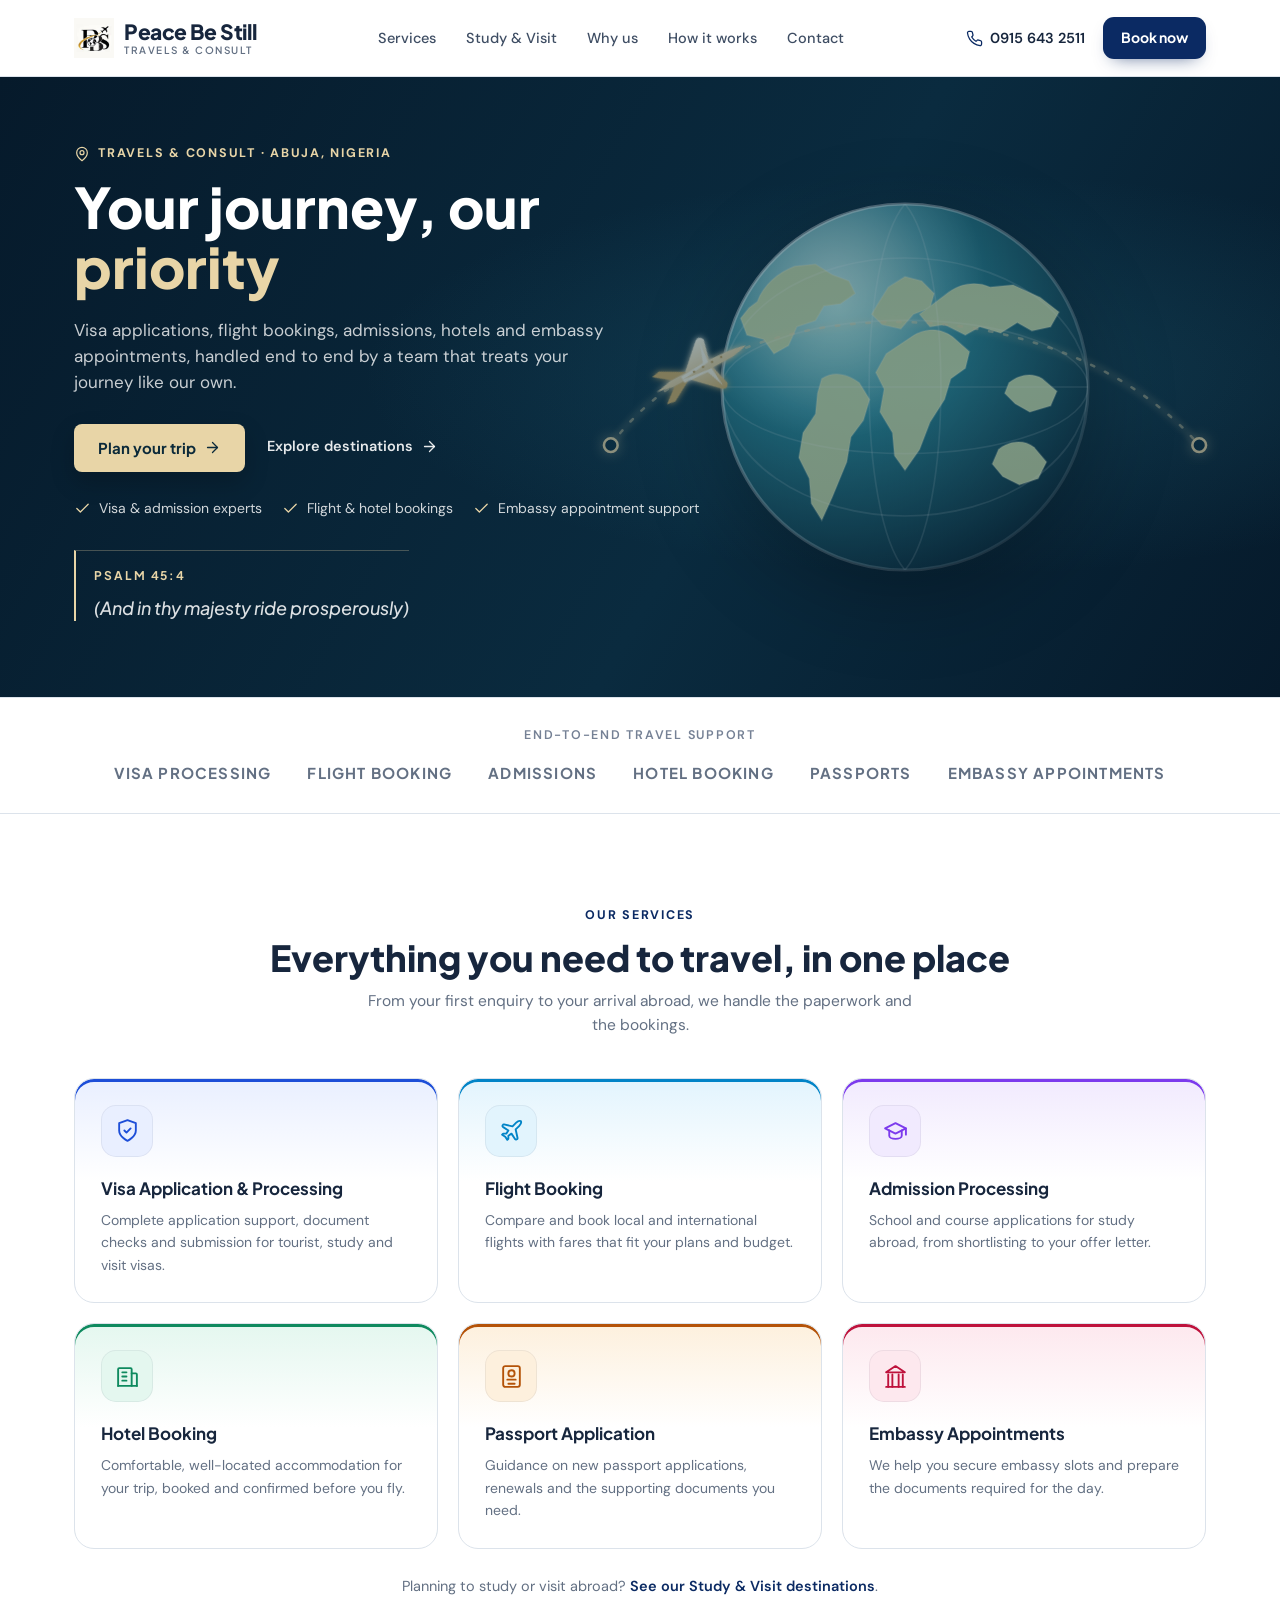
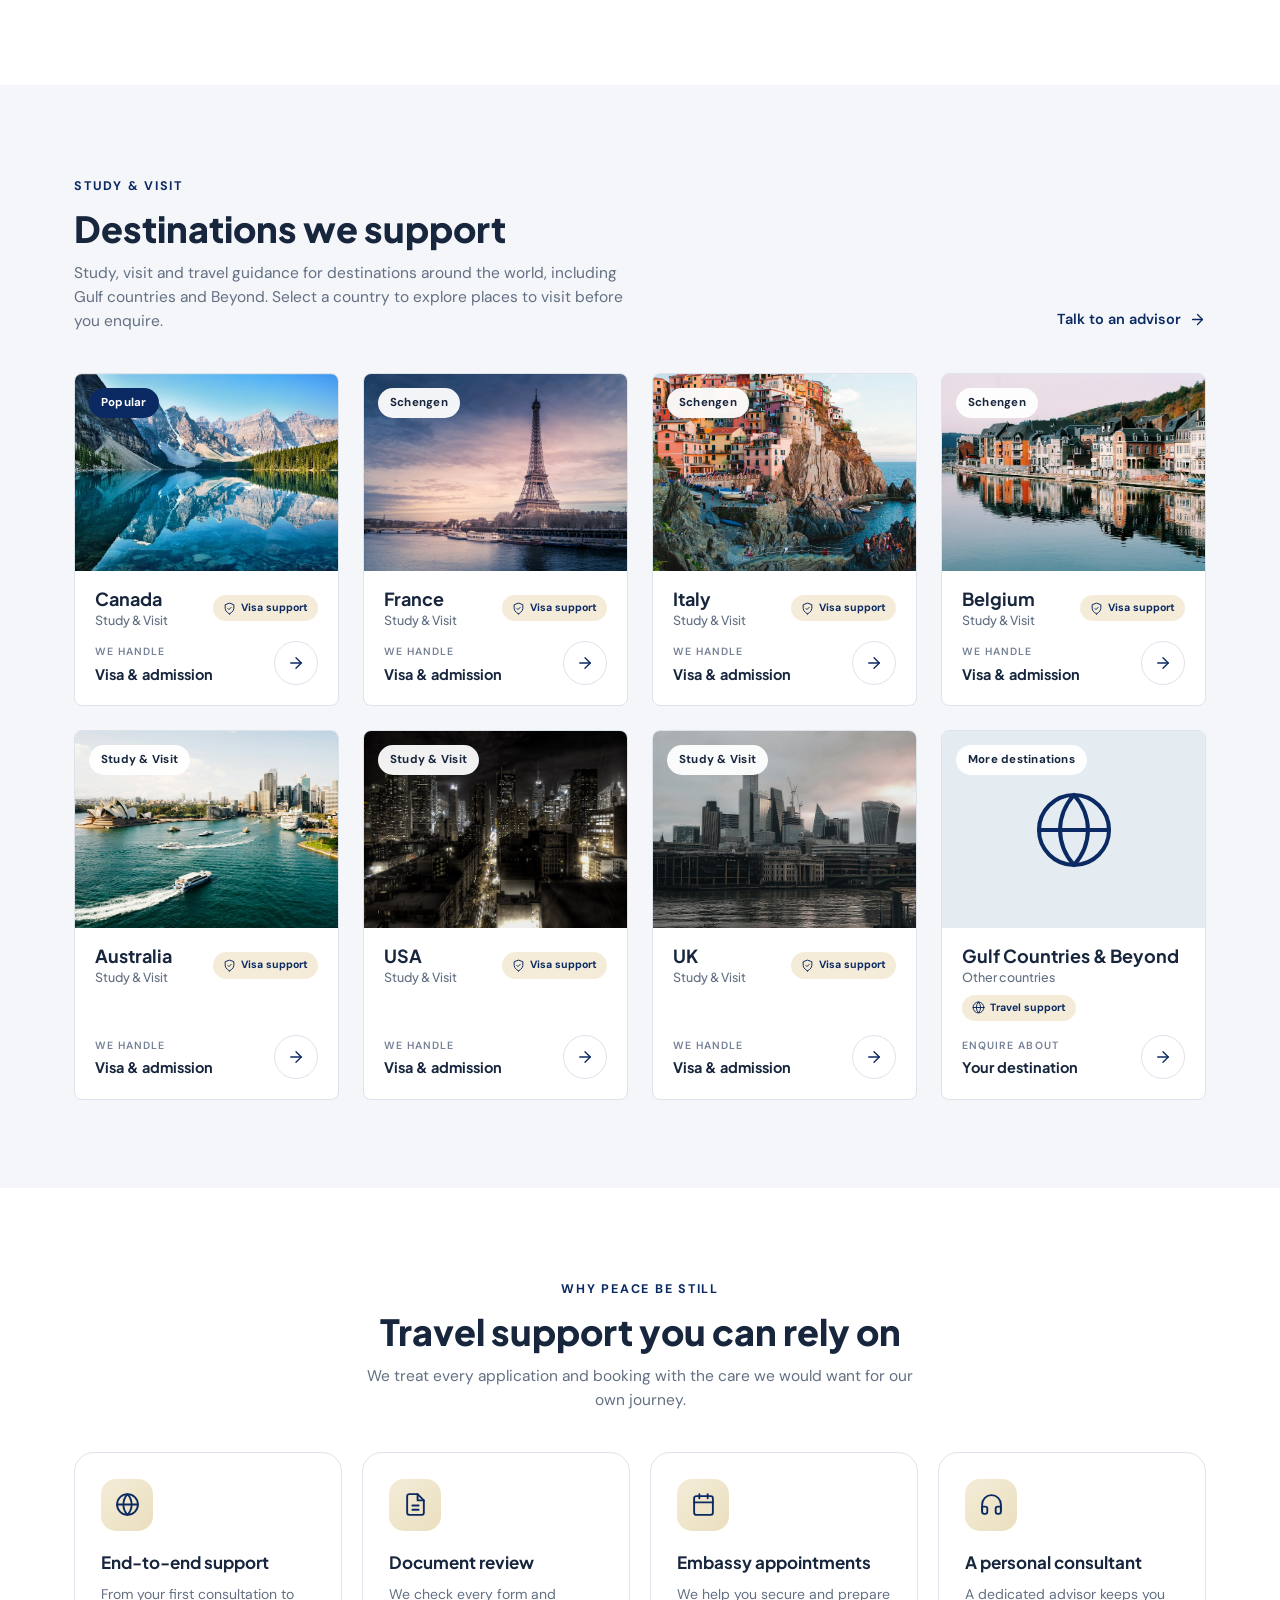
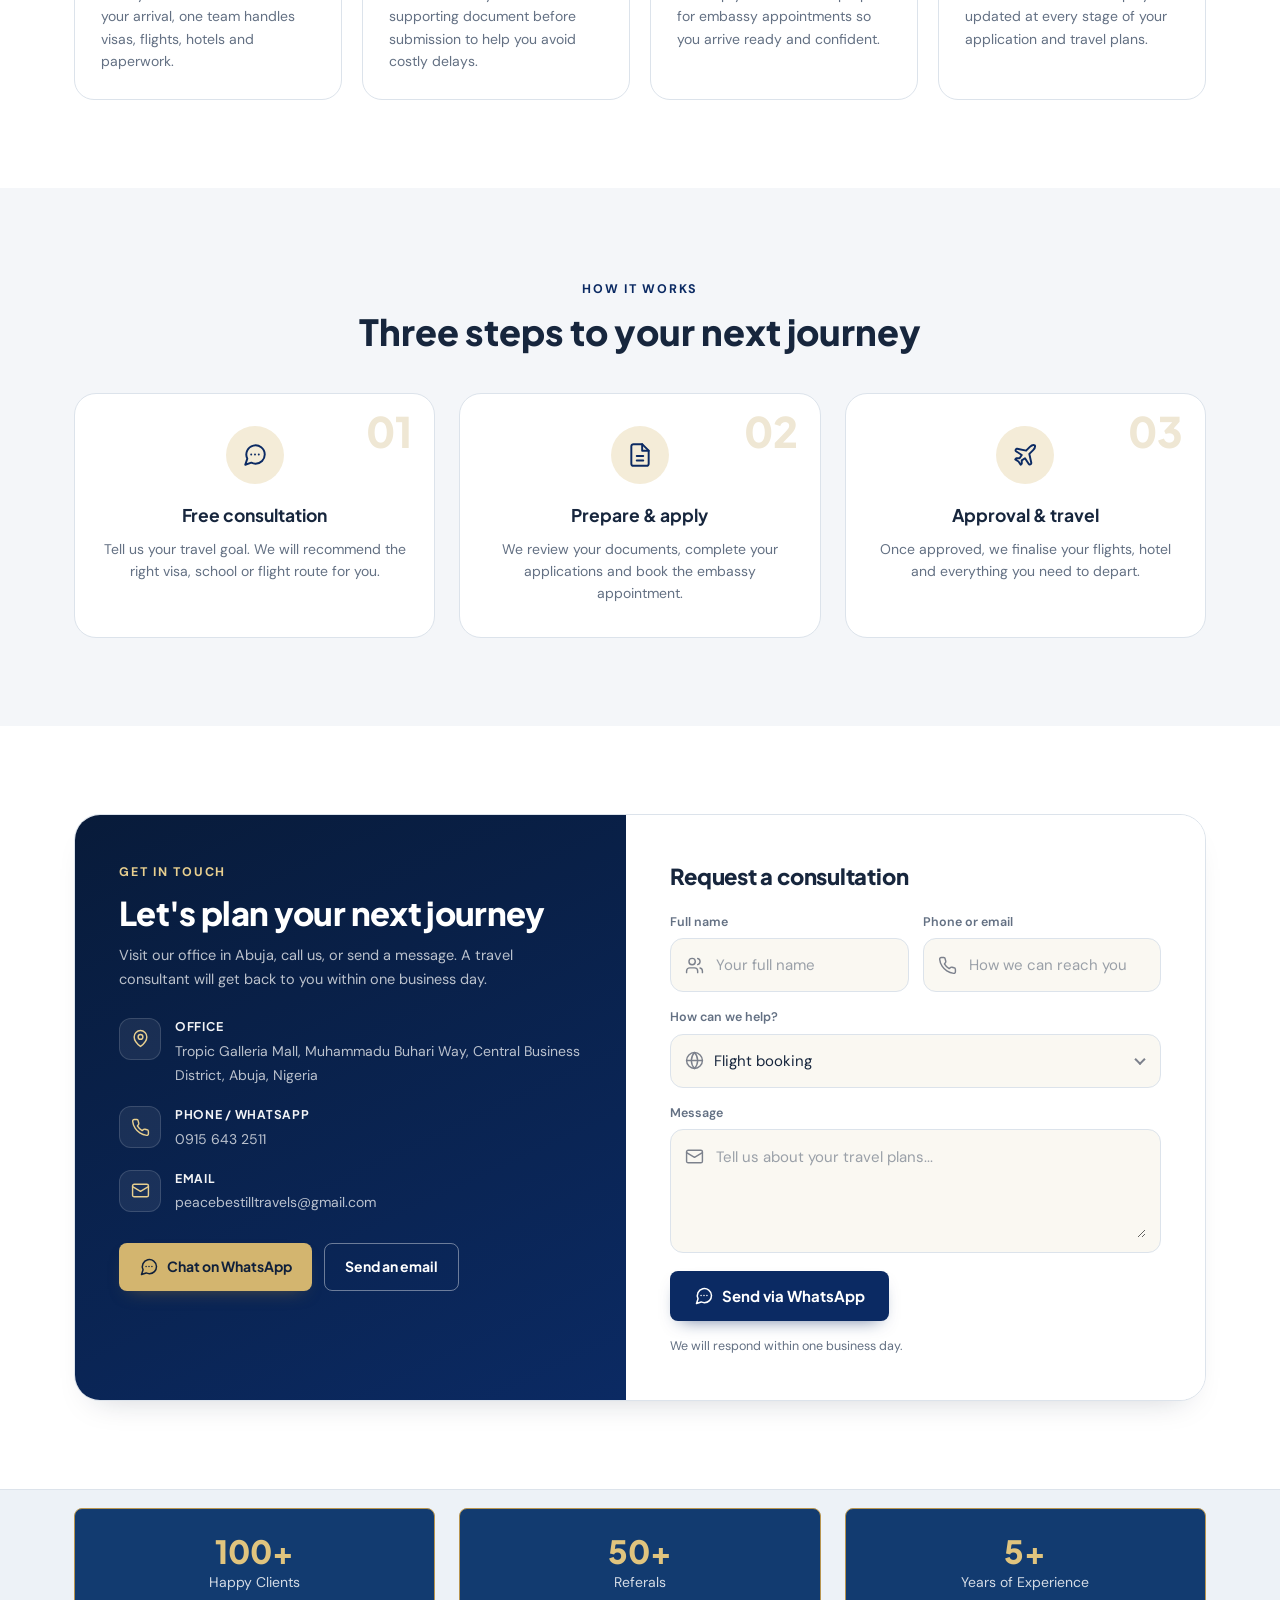
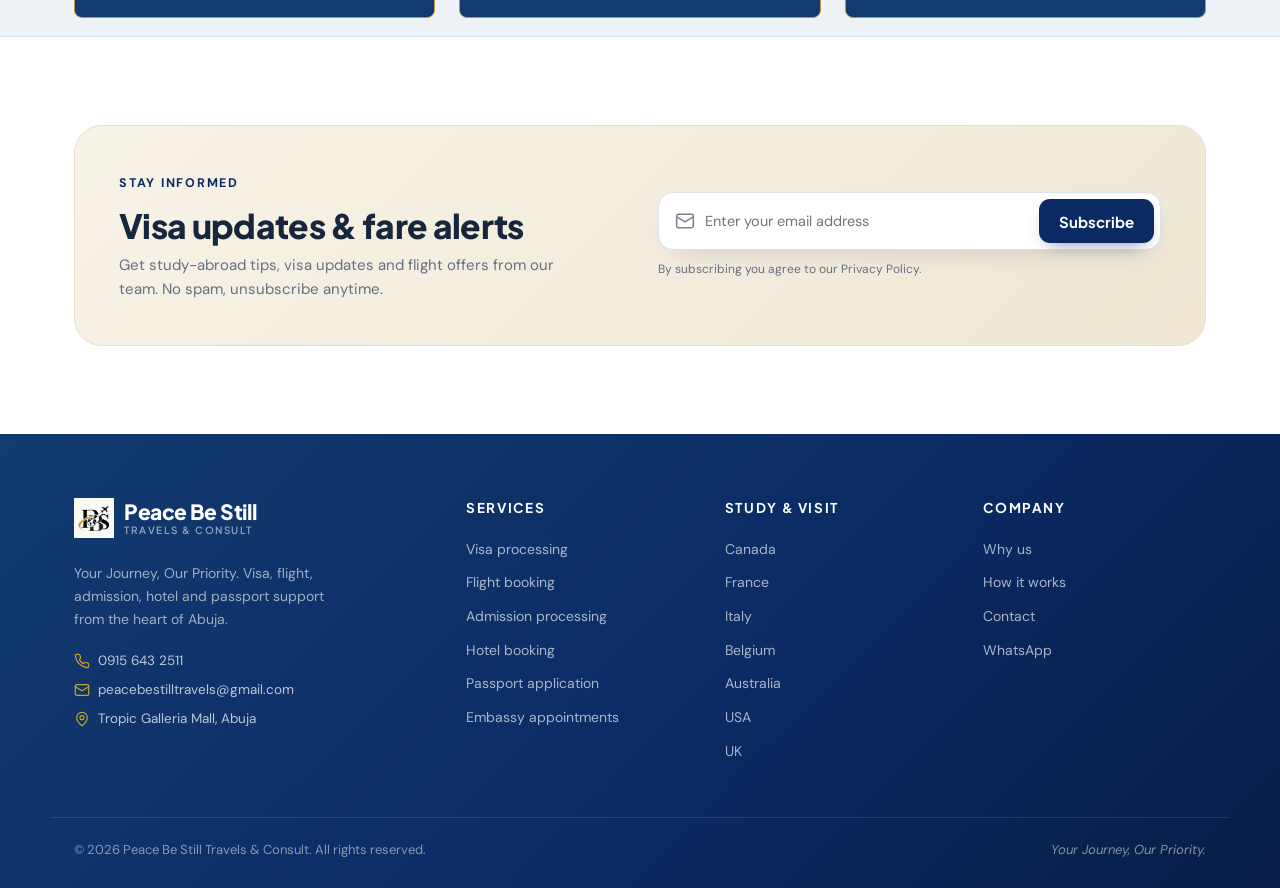
<file: index.html>
<!DOCTYPE html>
<html lang="en">
<head>
  <meta charset="UTF-8">
  <meta name="viewport" content="width=device-width, initial-scale=1.0">
  <title>Peace Be Still Travels &amp; Consult — Your Journey, Our Priority</title>
  <meta name="description" content="Visa application and processing, flight booking, admission processing, hotel booking, passport application and embassy appointments in Abuja, Nigeria.">
  <meta name="theme-color" content="#0b2a63">
  <meta property="og:title" content="Peace Be Still Travels &amp; Consult">
  <meta property="og:description" content="Your Journey, Our Priority. Visa, flight, admission, hotel and passport support from Abuja, Nigeria.">
  <meta property="og:type" content="website">
  <link rel="icon" type="image/png" href="favicon.png">
  <link rel="preconnect" href="https://fonts.googleapis.com">
  <link rel="preconnect" href="https://fonts.gstatic.com" crossorigin>
  <link href="https://fonts.googleapis.com/css2?family=DM+Sans:wght@400;500;600;700&family=Plus+Jakarta+Sans:wght@500;600;700;800&display=swap" rel="stylesheet">
  <link rel="stylesheet" href="styles.css">
</head>
<body>

  <svg class="svg-sprite" aria-hidden="true" width="0" height="0" focusable="false">
    <defs>
      <symbol id="i-plane" viewBox="0 0 24 24"><path d="M17.8 19.2 16 11l3.5-3.5C21 6 21.5 4 21 3c-1-.5-3 0-4.5 1.5L13 8 4.8 6.2c-.5-.1-.9.1-1.1.5l-.3.5c-.2.5-.1 1 .3 1.3L9 12l-2 3H4l-1 1 3 2 2 3 1-1v-3l3-2 3.5 5.3c.3.4.8.5 1.3.3l.5-.2c.4-.3.6-.7.5-1.2z"/></symbol>
      <symbol id="i-takeoff" viewBox="0 0 24 24"><path d="M2 22h20"/><path d="M6.36 17.4 4 17l-2-4 1.1-.55a2 2 0 0 1 1.8 0l.17.1a2 2 0 0 0 1.8 0L8 12 5 6l.9-.45a2 2 0 0 1 2.09.2l4.02 3a2 2 0 0 0 2.1.2l4.19-2.06a2.41 2.41 0 0 1 1.73-.17L21 7a1.4 1.4 0 0 1 .87 1.99l-.38.76c-.23.46-.6.84-1.07 1.08L7.58 17.2a2 2 0 0 1-1.22.18Z"/></symbol>
      <symbol id="i-landing" viewBox="0 0 24 24"><path d="M2 22h20"/><path d="M3.77 10.77 2 9l2-4.5 1.1.55c.55.28.9.84.9 1.45v.84c0 .6.35 1.17.9 1.45L9 10l2-4 1.1.55c.55.28.9.84.9 1.45v.84c0 .6.35 1.17.9 1.45l1.9.95c.9.45 1.6 1.2 2 2.1l.4.9c.2.5-.1 1.1-.6 1.3l-1.9.95c-.9.45-2 .4-2.8-.2L4.3 12.9a2.7 2.7 0 0 1-1.2-2.1Z"/></symbol>
      <symbol id="i-calendar" viewBox="0 0 24 24"><rect x="3" y="4" width="18" height="18" rx="2"/><path d="M16 2v4M8 2v4M3 10h18"/></symbol>
      <symbol id="i-users" viewBox="0 0 24 24"><path d="M16 21v-2a4 4 0 0 0-4-4H6a4 4 0 0 0-4 4v2"/><circle cx="9" cy="7" r="4"/><path d="M22 21v-2a4 4 0 0 0-3-3.87"/><path d="M16 3.13a4 4 0 0 1 0 7.75"/></symbol>
      <symbol id="i-swap" viewBox="0 0 24 24"><path d="M8 3 4 7l4 4"/><path d="M4 7h16"/><path d="m16 21 4-4-4-4"/><path d="M20 17H4"/></symbol>
      <symbol id="i-chevron" viewBox="0 0 24 24"><path d="m6 9 6 6 6-6"/></symbol>
      <symbol id="i-menu" viewBox="0 0 24 24"><path d="M4 6h16M4 12h16M4 18h16"/></symbol>
      <symbol id="i-close" viewBox="0 0 24 24"><path d="M18 6 6 18M6 6l12 12"/></symbol>
      <symbol id="i-check" viewBox="0 0 24 24"><path d="m20 6-11 11-5-5"/></symbol>
      <symbol id="i-shield" viewBox="0 0 24 24"><path d="M12 22s8-4 8-10V5l-8-3-8 3v7c0 6 8 10 8 10z"/><path d="m9 12 2 2 4-4"/></symbol>
      <symbol id="i-tag" viewBox="0 0 24 24"><path d="M20.59 13.41 13.42 20.58a2 2 0 0 1-2.83 0L2 12V2h10l8.59 8.59a2 2 0 0 1 0 2.82Z"/><circle cx="7" cy="7" r="1.5"/></symbol>
      <symbol id="i-headset" viewBox="0 0 24 24"><path d="M3 18v-6a9 9 0 0 1 18 0v6"/><path d="M21 19a2 2 0 0 1-2 2h-1a2 2 0 0 1-2-2v-3a2 2 0 0 1 2-2h3zM3 19a2 2 0 0 0 2 2h1a2 2 0 0 0 2-2v-3a2 2 0 0 0-2-2H3z"/></symbol>
      <symbol id="i-globe" viewBox="0 0 24 24"><circle cx="12" cy="12" r="10"/><path d="M2 12h20"/><path d="M12 2a15.3 15.3 0 0 1 4 10 15.3 15.3 0 0 1-4 10 15.3 15.3 0 0 1-4-10 15.3 15.3 0 0 1 4-10z"/></symbol>
      <symbol id="i-star" viewBox="0 0 24 24"><path d="m12 2 3.09 6.26L22 9.27l-5 4.87 1.18 6.88L12 17.77l-6.18 3.25L7 14.14 2 9.27l6.91-1.01z"/></symbol>
      <symbol id="i-arrow" viewBox="0 0 24 24"><path d="M5 12h14"/><path d="m12 5 7 7-7 7"/></symbol>
      <symbol id="i-mail" viewBox="0 0 24 24"><rect x="2" y="4" width="20" height="16" rx="2"/><path d="m22 7-10 6L2 7"/></symbol>
      <symbol id="i-phone" viewBox="0 0 24 24"><path d="M22 16.92v3a2 2 0 0 1-2.18 2 19.79 19.79 0 0 1-8.63-3.07 19.5 19.5 0 0 1-6-6A19.79 19.79 0 0 1 2.12 4.18 2 2 0 0 1 4.11 2h3a2 2 0 0 1 2 1.72c.12.9.34 1.79.66 2.64a2 2 0 0 1-.45 2.11L8.09 9.91a16 16 0 0 0 6 6l1.44-1.23a2 2 0 0 1 2.11-.45c.85.32 1.74.54 2.64.66A2 2 0 0 1 22 16.92z"/></symbol>
      <symbol id="i-pin" viewBox="0 0 24 24"><path d="M20 10c0 6-8 12-8 12s-8-6-8-12a8 8 0 0 1 16 0z"/><circle cx="12" cy="10" r="3"/></symbol>
      <symbol id="i-minus" viewBox="0 0 24 24"><path d="M5 12h14"/></symbol>
      <symbol id="i-plus" viewBox="0 0 24 24"><path d="M12 5v14M5 12h14"/></symbol>
      <symbol id="i-search" viewBox="0 0 24 24"><circle cx="11" cy="11" r="8"/><path d="m21 21-4.3-4.3"/></symbol>
      <symbol id="i-clock" viewBox="0 0 24 24"><circle cx="12" cy="12" r="10"/><path d="M12 6v6l4 2"/></symbol>
      <symbol id="i-luggage" viewBox="0 0 24 24"><path d="M6 20V8a2 2 0 0 1 2-2h8a2 2 0 0 1 2 2v12"/><path d="M4 20h16"/><path d="M10 6V4h4v2"/><path d="M10 12v4M14 12v4"/></symbol>
      <symbol id="i-card" viewBox="0 0 24 24"><rect x="2" y="5" width="20" height="14" rx="2"/><path d="M2 10h20"/></symbol>
      <symbol id="i-graduation" viewBox="0 0 24 24"><path d="M22 10 12 5 2 10l10 5 10-5z"/><path d="M6 12v5c0 1.7 2.7 3 6 3s6-1.3 6-3v-5"/><path d="M22 10v6"/></symbol>
      <symbol id="i-hotel" viewBox="0 0 24 24"><path d="M3 21V5a1 1 0 0 1 1-1h11a1 1 0 0 1 1 1v16"/><path d="M16 9h4a1 1 0 0 1 1 1v11"/><path d="M3 21h18"/><path d="M7 8h4M7 12h4M7 16h4"/></symbol>
      <symbol id="i-passport" viewBox="0 0 24 24"><rect x="4" y="2" width="16" height="20" rx="2"/><circle cx="12" cy="9" r="3"/><path d="M8 15h8M9 19h6"/></symbol>
      <symbol id="i-landmark" viewBox="0 0 24 24"><path d="M3 22h18"/><path d="M5 22V10M9 22V10M15 22V10M19 22V10"/><path d="m12 2 9 6H3z"/></symbol>
      <symbol id="i-chat" viewBox="0 0 24 24"><path d="M21 11.5a8.4 8.4 0 0 1-8.5 8.5 8.5 8.5 0 0 1-3.9-.9L3 21l1.9-5.6a8.5 8.5 0 1 1 16.1-3.9z"/><path d="M8.5 11.5h.01M12 11.5h.01M15.5 11.5h.01"/></symbol>
      <symbol id="i-file" viewBox="0 0 24 24"><path d="M14 2H6a2 2 0 0 0-2 2v16a2 2 0 0 0 2 2h12a2 2 0 0 0 2-2V8z"/><path d="M14 2v6h6"/><path d="M9 13h6M9 17h6"/></symbol>
    </defs>
  </svg>

  <header class="site-header" id="siteHeader">
    <div class="container header-inner">
      <a class="brand" href="#top" aria-label="Peace Be Still Travels and Consult home">
        <span class="brand-mark"><img src="favicon.png" alt="" aria-hidden="true"></span>
        <span class="brand-text">
          <span class="brand-name">Peace Be Still</span>
          <span class="brand-sub">Travels &amp; Consult</span>
        </span>
      </a>

      <nav class="main-nav" id="mainNav" aria-label="Main navigation">
        <a href="#services">Services</a>
        <a href="#destinations">Study &amp; Visit</a>
        <a href="#why">Why us</a>
        <a href="#how">How it works</a>
        <a href="#contact">Contact</a>
      </nav>

      <div class="header-actions">
        <a href="tel:+2349156432511" class="link-ghost header-phone">
          <svg class="icon" aria-hidden="true"><use href="#i-phone"/></svg>
          0915 643 2511
        </a>
        <a href="#contact" class="btn btn-primary btn-sm">Book now</a>
        <button class="nav-toggle" id="navToggle" aria-expanded="false" aria-controls="mainNav" aria-label="Toggle navigation">
          <svg class="icon nav-toggle-open" aria-hidden="true"><use href="#i-menu"/></svg>
          <svg class="icon nav-toggle-close" aria-hidden="true"><use href="#i-close"/></svg>
        </button>
      </div>
    </div>
  </header>

  <main id="top">

    <section class="hero">
      <div class="container hero-inner">
        <div class="hero-visual" aria-hidden="true">
          <div class="world-stage">
            <div class="world-globe">
              <svg viewBox="0 0 200 200" role="presentation">
                <defs>
                  <radialGradient id="worldGlobeFill" cx="32%" cy="28%" r="78%">
                    <stop offset="0%" stop-color="#7dd3c7"/>
                    <stop offset="38%" stop-color="#2b8a9a"/>
                    <stop offset="100%" stop-color="#0b2a3a"/>
                  </radialGradient>
                  <radialGradient id="worldGlobeShine" cx="30%" cy="22%" r="42%">
                    <stop offset="0%" stop-color="rgba(255, 255, 255, 0.55)"/>
                    <stop offset="100%" stop-color="rgba(255, 255, 255, 0)"/>
                  </radialGradient>
                  <linearGradient id="worldGlobeStroke" x1="0" y1="0" x2="1" y2="1">
                    <stop offset="0%" stop-color="rgba(255, 255, 255, 0.55)"/>
                    <stop offset="100%" stop-color="rgba(255, 255, 255, 0.08)"/>
                  </linearGradient>
                  <clipPath id="worldGlobeClip">
                    <circle cx="100" cy="100" r="88"/>
                  </clipPath>
                </defs>
                <circle cx="100" cy="100" r="88" fill="url(#worldGlobeFill)"/>
                <circle cx="100" cy="100" r="88" fill="url(#worldGlobeShine)"/>
                <g clip-path="url(#worldGlobeClip)" fill="#c6d9a8" stroke="#e4edcc" stroke-opacity=".28" stroke-width=".8">
                  <path d="M29 59C32 51 39 45 47 42l10-1 8 5 8 3 3 6-7 5-8 1-4 7-9 3-4 9-7 4-5-7-8-2-3-8 4-5z"/>
                  <path d="M60 96c6-4 13-2 18 2l5 8-3 10-6 8-2 12-7 17-5 11-5-8-1-12-5-10 2-12 6-9 1-10z"/>
                  <path d="m87 60 5-8 8-5 8 2 6 6-2 7-8 3-6 7-9-2-5-5z"/>
                  <path d="M103 76c7-5 15-4 20 0l8 7-2 8-7 5-3 10-7 11-5 13-7 10-5-7-1-11-6-10 2-11-4-8 5-9z"/>
                  <path d="M119 56c7-6 15-7 22-4l11-1 13 6 9 7-4 7-9 2-7-4-8 5-10-3-7 4-10-5-7 1-5-6z"/>
                  <path d="M150 98c5-4 11-5 16-2l7 6-3 7-10 3-7-4-5-5z"/>
                  <path d="M145 130c5-4 12-5 17-1l6 7-4 8-9 3-8-4-5-6z"/>
                </g>
                <g class="world-globe-grid" clip-path="url(#worldGlobeClip)" fill="none" stroke="rgba(255, 255, 255, 0.15)" stroke-width=".8">
                  <ellipse cx="100" cy="100" rx="88" ry="32"/>
                  <ellipse cx="100" cy="100" rx="88" ry="62"/>
                  <path d="M100 12C77 39 77 161 100 188M100 12C123 39 123 161 100 188"/>
                  <path d="M12 100h176"/>
                </g>
                <circle cx="100" cy="100" r="88" fill="none" stroke="url(#worldGlobeStroke)" stroke-width="1.5"/>
              </svg>
            </div>
            <svg class="world-flight-route" viewBox="0 0 380 380" role="presentation">
              <defs>
                <linearGradient id="worldPlaneFill" x1="0" y1="0" x2="0" y2="1">
                  <stop offset="0%" stop-color="#fff9e9"/>
                  <stop offset="100%" stop-color="#d3ae67"/>
                </linearGradient>
                <filter id="worldPlaneGlow" x="-80%" y="-80%" width="260%" height="260%">
                  <feGaussianBlur stdDeviation="1.8" result="blur"/>
                  <feMerge>
                    <feMergeNode in="blur"/>
                    <feMergeNode in="SourceGraphic"/>
                  </feMerge>
                </filter>
              </defs>
              <path id="worldFlightPath" d="M18 224 C88 128 278 128 362 224" fill="none" visibility="hidden"/>
              <path class="world-flight-trail-glow" d="M18 224 C88 128 278 128 362 224"/>
              <path class="world-flight-trail" d="M18 224 C88 128 278 128 362 224"/>
              <circle class="world-flight-origin" cx="18" cy="224" r="4"/>
              <circle class="world-flight-destination" cx="362" cy="224" r="4"/>
              <g class="world-flight-motion world-flight-motion-primary">
                <animateMotion dur="10s" begin="0s" repeatCount="indefinite" rotate="auto">
                  <mpath href="#worldFlightPath"/>
                </animateMotion>
                <g class="world-flight-plane" filter="url(#worldPlaneGlow)">
                  <path d="M-29 0-18-2-9-2 5-15q3-3 5 1L7-2 20-1q7 1 10 2-3 1-10 2L7 3l3 12q-2 4-5 1L-9 2-18 2Z" fill="url(#worldPlaneFill)"/>
                  <path d="m-18-2-9-7 5-1 14 8m-10 4-9 7 5 1 14-8" fill="#d3ae67"/>
                  <path d="m-12-1 15-1 4-11-1 12-18 2 18 2 1 12-4-11-15-1z" fill="#fffdf5" opacity=".72"/>
                  <g fill="#b8934e" opacity=".9"><circle cx="-4" cy="0" r=".75"/><circle cx="2" cy="0" r=".75"/><circle cx="8" cy="0" r=".75"/><circle cx="14" cy="0" r=".75"/></g>
                </g>
              </g>
            </svg>
          </div>
        </div>
        <div class="hero-copy">
          <span class="eyebrow eyebrow-light">
            <svg class="icon" aria-hidden="true"><use href="#i-pin"/></svg>
            Travels &amp; Consult · Abuja, Nigeria
          </span>
          <h1>Your journey, our <span class="highlight">priority</span></h1>
          <p class="hero-text">Visa applications, flight bookings, admissions, hotels and embassy appointments, handled end to end by a team that treats your journey like our own.</p>
          <div class="hero-actions">
            <a href="#contact" class="btn btn-primary">Plan your trip <svg class="icon" aria-hidden="true"><use href="#i-arrow"/></svg></a>
            <a href="#destinations" class="link-arrow">Explore destinations <svg class="icon" aria-hidden="true"><use href="#i-arrow"/></svg></a>
          </div>
          <ul class="hero-points">
            <li><svg class="icon" aria-hidden="true"><use href="#i-check"/></svg> Visa &amp; admission experts</li>
            <li><svg class="icon" aria-hidden="true"><use href="#i-check"/></svg> Flight &amp; hotel bookings</li>
            <li><svg class="icon" aria-hidden="true"><use href="#i-check"/></svg> Embassy appointment support</li>
          </ul>
        </div>
        <p class="hero-verse">
          <span class="hero-verse-ref">Psalm 45:4</span>
          <span class="hero-verse-text">(And in thy majesty ride prosperously)</span>
        </p>
      </div>
    </section>

    <section class="trust-strip" aria-label="Our services at a glance">
      <div class="container trust-inner">
        <p class="trust-label">End-to-end travel support</p>
        <div class="trust-logos">
          <span class="airline-logo">VISA PROCESSING</span>
          <span class="airline-logo">FLIGHT BOOKING</span>
          <span class="airline-logo">ADMISSIONS</span>
          <span class="airline-logo">HOTEL BOOKING</span>
          <span class="airline-logo">PASSPORTS</span>
          <span class="airline-logo">EMBASSY APPOINTMENTS</span>
        </div>
      </div>
    </section>

    <section class="section" id="services">
      <div class="container">
        <div class="section-head section-head-center">
          <div>
            <span class="eyebrow">Our services</span>
            <h2>Everything you need to travel, in one place</h2>
            <p>From your first enquiry to your arrival abroad, we handle the paperwork and the bookings.</p>
          </div>
        </div>

        <div class="feature-grid service-grid">
          <article class="feature-card reveal">
            <span class="feature-icon"><svg class="icon" aria-hidden="true"><use href="#i-shield"/></svg></span>
            <h3>Visa Application &amp; Processing</h3>
            <p>Complete application support, document checks and submission for tourist, study and visit visas.</p>
          </article>
          <article class="feature-card reveal">
            <span class="feature-icon"><svg class="icon" aria-hidden="true"><use href="#i-plane"/></svg></span>
            <h3>Flight Booking</h3>
            <p>Compare and book local and international flights with fares that fit your plans and budget.</p>
          </article>
          <article class="feature-card reveal">
            <span class="feature-icon"><svg class="icon" aria-hidden="true"><use href="#i-graduation"/></svg></span>
            <h3>Admission Processing</h3>
            <p>School and course applications for study abroad, from shortlisting to your offer letter.</p>
          </article>
          <article class="feature-card reveal">
            <span class="feature-icon"><svg class="icon" aria-hidden="true"><use href="#i-hotel"/></svg></span>
            <h3>Hotel Booking</h3>
            <p>Comfortable, well-located accommodation for your trip, booked and confirmed before you fly.</p>
          </article>
          <article class="feature-card reveal">
            <span class="feature-icon"><svg class="icon" aria-hidden="true"><use href="#i-passport"/></svg></span>
            <h3>Passport Application</h3>
            <p>Guidance on new passport applications, renewals and the supporting documents you need.</p>
          </article>
          <article class="feature-card reveal">
            <span class="feature-icon"><svg class="icon" aria-hidden="true"><use href="#i-landmark"/></svg></span>
            <h3>Embassy Appointments</h3>
            <p>We help you secure embassy slots and prepare the documents required for the day.</p>
          </article>
        </div>

        <p class="service-foot">Planning to study or visit abroad? <a href="#destinations">See our Study &amp; Visit destinations</a>.</p>
      </div>
    </section>

    <section class="section section-soft" id="destinations">
      <div class="container">
        <div class="section-head">
          <div>
            <span class="eyebrow">Study &amp; Visit</span>
            <h2>Destinations we support</h2>
            <p>Study, visit and travel guidance for destinations around the world, including Gulf countries and Beyond. Select a country to explore places to visit before you enquire.</p>
          </div>
          <a href="#contact" class="link-arrow">Talk to an advisor <svg class="icon" aria-hidden="true"><use href="#i-arrow"/></svg></a>
        </div>

        <div class="dest-grid">
          <article class="dest-card reveal">
            <a class="dest-media" href="canada.html" aria-label="View more about studying in Canada">
              <img src="dest-canada.jpg" alt="Lake and mountains in Canada" loading="lazy">
              <span class="dest-tag dest-tag-alt">Popular</span>
            </a>
            <div class="dest-body">
              <div class="dest-head">
                <h3>Canada <span>Study &amp; Visit</span></h3>
                <span class="dest-badge"><svg class="icon" aria-hidden="true"><use href="#i-shield"/></svg> Visa support</span>
              </div>
              <div class="dest-foot">
                <div class="dest-note"><small>We handle</small><strong>Visa &amp; admission</strong></div>
                <a class="round-btn" href="canada.html" aria-label="View more about Canada"><svg class="icon" aria-hidden="true"><use href="#i-arrow"/></svg></a>
              </div>
            </div>
          </article>

          <article class="dest-card reveal">
            <a class="dest-media" href="france.html" aria-label="View more about studying in France">
              <img src="dest-france.jpg" alt="Eiffel Tower in Paris, France" loading="lazy">
              <span class="dest-tag">Schengen</span>
            </a>
            <div class="dest-body">
              <div class="dest-head">
                <h3>France <span>Study &amp; Visit</span></h3>
                <span class="dest-badge"><svg class="icon" aria-hidden="true"><use href="#i-shield"/></svg> Visa support</span>
              </div>
              <div class="dest-foot">
                <div class="dest-note"><small>We handle</small><strong>Visa &amp; admission</strong></div>
                <a class="round-btn" href="france.html" aria-label="View more about France"><svg class="icon" aria-hidden="true"><use href="#i-arrow"/></svg></a>
              </div>
            </div>
          </article>

          <article class="dest-card reveal">
            <a class="dest-media" href="italy.html" aria-label="View more about studying in Italy">
              <img src="dest-italy.jpg" alt="Coastal village in Italy" loading="lazy">
              <span class="dest-tag">Schengen</span>
            </a>
            <div class="dest-body">
              <div class="dest-head">
                <h3>Italy <span>Study &amp; Visit</span></h3>
                <span class="dest-badge"><svg class="icon" aria-hidden="true"><use href="#i-shield"/></svg> Visa support</span>
              </div>
              <div class="dest-foot">
                <div class="dest-note"><small>We handle</small><strong>Visa &amp; admission</strong></div>
                <a class="round-btn" href="italy.html" aria-label="View more about Italy"><svg class="icon" aria-hidden="true"><use href="#i-arrow"/></svg></a>
              </div>
            </div>
          </article>

          <article class="dest-card reveal">
            <a class="dest-media" href="belgium.html" aria-label="View more about studying in Belgium">
              <img src="dest-belgium.jpg" alt="Historic street in Belgium" loading="lazy">
              <span class="dest-tag">Schengen</span>
            </a>
            <div class="dest-body">
              <div class="dest-head">
                <h3>Belgium <span>Study &amp; Visit</span></h3>
                <span class="dest-badge"><svg class="icon" aria-hidden="true"><use href="#i-shield"/></svg> Visa support</span>
              </div>
              <div class="dest-foot">
                <div class="dest-note"><small>We handle</small><strong>Visa &amp; admission</strong></div>
                <a class="round-btn" href="belgium.html" aria-label="View more about Belgium"><svg class="icon" aria-hidden="true"><use href="#i-arrow"/></svg></a>
              </div>
            </div>
          </article>

          <article class="dest-card reveal">
            <a class="dest-media" href="australia.html" aria-label="View more about studying in Australia">
              <img src="dest-australia.jpg" alt="Sydney Opera House in Australia" loading="lazy">
              <span class="dest-tag">Study &amp; Visit</span>
            </a>
            <div class="dest-body">
              <div class="dest-head">
                <h3>Australia <span>Study &amp; Visit</span></h3>
                <span class="dest-badge"><svg class="icon" aria-hidden="true"><use href="#i-shield"/></svg> Visa support</span>
              </div>
              <div class="dest-foot">
                <div class="dest-note"><small>We handle</small><strong>Visa &amp; admission</strong></div>
                <a class="round-btn" href="australia.html" aria-label="View more about Australia"><svg class="icon" aria-hidden="true"><use href="#i-arrow"/></svg></a>
              </div>
            </div>
          </article>

          <article class="dest-card reveal">
            <a class="dest-media" href="usa.html" aria-label="View more about studying in the USA">
              <img src="dest-usa.jpg" alt="New York City skyline in the USA" loading="lazy">
              <span class="dest-tag">Study &amp; Visit</span>
            </a>
            <div class="dest-body">
              <div class="dest-head">
                <h3>USA <span>Study &amp; Visit</span></h3>
                <span class="dest-badge"><svg class="icon" aria-hidden="true"><use href="#i-shield"/></svg> Visa support</span>
              </div>
              <div class="dest-foot">
                <div class="dest-note"><small>We handle</small><strong>Visa &amp; admission</strong></div>
                <a class="round-btn" href="usa.html" aria-label="View more about the USA"><svg class="icon" aria-hidden="true"><use href="#i-arrow"/></svg></a>
              </div>
            </div>
          </article>

          <article class="dest-card reveal">
            <a class="dest-media" href="uk.html" aria-label="View more about studying in the UK">
              <img src="dest-uk.jpg" alt="London skyline in the United Kingdom" loading="lazy">
              <span class="dest-tag">Study &amp; Visit</span>
            </a>
            <div class="dest-body">
              <div class="dest-head">
                <h3>UK <span>Study &amp; Visit</span></h3>
                <span class="dest-badge"><svg class="icon" aria-hidden="true"><use href="#i-shield"/></svg> Visa support</span>
              </div>
              <div class="dest-foot">
                <div class="dest-note"><small>We handle</small><strong>Visa &amp; admission</strong></div>
                <a class="round-btn" href="uk.html" aria-label="View more about the UK"><svg class="icon" aria-hidden="true"><use href="#i-arrow"/></svg></a>
              </div>
            </div>
          </article>

          <article class="dest-card reveal">
            <a class="dest-media dest-media-global" href="#contact" aria-label="Enquire about Gulf countries and other destinations">
              <svg class="icon" aria-hidden="true"><use href="#i-globe"/></svg>
              <span class="dest-tag">More destinations</span>
            </a>
            <div class="dest-body">
              <div class="dest-head">
                <h3>Gulf Countries &amp; Beyond <span>Other countries</span></h3>
                <span class="dest-badge"><svg class="icon" aria-hidden="true"><use href="#i-globe"/></svg> Travel support</span>
              </div>
              <div class="dest-foot">
                <div class="dest-note"><small>Enquire about</small><strong>Your destination</strong></div>
                <a class="round-btn" href="#contact" aria-label="Enquire about other destinations"><svg class="icon" aria-hidden="true"><use href="#i-arrow"/></svg></a>
              </div>
            </div>
          </article>
        </div>
      </div>
    </section>

    <section class="section" id="why">
      <div class="container">
        <div class="section-head section-head-center">
          <div>
            <span class="eyebrow">Why Peace Be Still</span>
            <h2>Travel support you can rely on</h2>
            <p>We treat every application and booking with the care we would want for our own journey.</p>
          </div>
        </div>

        <div class="feature-grid">
          <article class="feature-card reveal">
            <span class="feature-icon"><svg class="icon" aria-hidden="true"><use href="#i-globe"/></svg></span>
            <h3>End-to-end support</h3>
            <p>From your first consultation to your arrival, one team handles visas, flights, hotels and paperwork.</p>
          </article>
          <article class="feature-card reveal">
            <span class="feature-icon"><svg class="icon" aria-hidden="true"><use href="#i-file"/></svg></span>
            <h3>Document review</h3>
            <p>We check every form and supporting document before submission to help you avoid costly delays.</p>
          </article>
          <article class="feature-card reveal">
            <span class="feature-icon"><svg class="icon" aria-hidden="true"><use href="#i-calendar"/></svg></span>
            <h3>Embassy appointments</h3>
            <p>We help you secure and prepare for embassy appointments so you arrive ready and confident.</p>
          </article>
          <article class="feature-card reveal">
            <span class="feature-icon"><svg class="icon" aria-hidden="true"><use href="#i-headset"/></svg></span>
            <h3>A personal consultant</h3>
            <p>A dedicated advisor keeps you updated at every stage of your application and travel plans.</p>
          </article>
        </div>
      </div>
    </section>

    <section class="section section-soft" id="how">
      <div class="container">
        <div class="section-head section-head-center">
          <div>
            <span class="eyebrow">How it works</span>
            <h2>Three steps to your next journey</h2>
          </div>
        </div>

        <div class="steps">
          <article class="step reveal">
            <span class="step-num">01</span>
            <span class="step-icon"><svg class="icon" aria-hidden="true"><use href="#i-chat"/></svg></span>
            <h3>Free consultation</h3>
            <p>Tell us your travel goal. We will recommend the right visa, school or flight route for you.</p>
          </article>
          <article class="step reveal">
            <span class="step-num">02</span>
            <span class="step-icon"><svg class="icon" aria-hidden="true"><use href="#i-file"/></svg></span>
            <h3>Prepare &amp; apply</h3>
            <p>We review your documents, complete your applications and book the embassy appointment.</p>
          </article>
          <article class="step reveal">
            <span class="step-num">03</span>
            <span class="step-icon"><svg class="icon" aria-hidden="true"><use href="#i-plane"/></svg></span>
            <h3>Approval &amp; travel</h3>
            <p>Once approved, we finalise your flights, hotel and everything you need to depart.</p>
          </article>
        </div>
      </div>
    </section>

    <section class="section" id="contact">
      <div class="container">
        <div class="contact-card reveal">
          <div class="contact-info">
            <span class="eyebrow">Get in touch</span>
            <h2>Let's plan your next journey</h2>
            <p>Visit our office in Abuja, call us, or send a message. A travel consultant will get back to you within one business day.</p>

            <ul class="contact-list">
              <li>
                <span class="contact-icon"><svg class="icon" aria-hidden="true"><use href="#i-pin"/></svg></span>
                <div><strong>Office</strong><span>Tropic Galleria Mall, Muhammadu Buhari Way, Central Business District, Abuja, Nigeria</span></div>
              </li>
              <li>
                <span class="contact-icon"><svg class="icon" aria-hidden="true"><use href="#i-phone"/></svg></span>
                <div><strong>Phone / WhatsApp</strong><a href="tel:+2349156432511">0915 643 2511</a></div>
              </li>
              <li>
                <span class="contact-icon"><svg class="icon" aria-hidden="true"><use href="#i-mail"/></svg></span>
                <div><strong>Email</strong><a href="mailto:peacebestilltravels@gmail.com">peacebestilltravels@gmail.com</a></div>
              </li>
            </ul>

            <div class="contact-actions">
              <a class="btn btn-accent" href="https://wa.me/2349156432511?text=Hello%20Peace%20Be%20Still%20Travels%2C%20I%27d%20like%20to%20make%20an%20enquiry." target="_blank" rel="noopener">
                <svg class="icon" aria-hidden="true"><use href="#i-chat"/></svg> Chat on WhatsApp
              </a>
              <a class="btn btn-outline" href="mailto:peacebestilltravels@gmail.com">Send an email</a>
            </div>
          </div>

          <form class="contact-form" id="contactForm" novalidate>
            <h3>Request a consultation</h3>
            <div class="contact-grid">
              <div class="field">
                <label for="cName">Full name</label>
                <div class="input-wrap">
                  <svg class="icon" aria-hidden="true"><use href="#i-users"/></svg>
                  <input type="text" id="cName" name="name" placeholder="Your full name" required>
                </div>
              </div>
              <div class="field">
                <label for="cContact">Phone or email</label>
                <div class="input-wrap">
                  <svg class="icon" aria-hidden="true"><use href="#i-phone"/></svg>
                  <input type="text" id="cContact" name="contact" placeholder="How we can reach you" required>
                </div>
              </div>
            </div>

            <div class="field">
              <label for="cService">How can we help?</label>
              <div class="input-wrap input-select">
                <svg class="icon" aria-hidden="true"><use href="#i-globe"/></svg>
                <select id="cService" name="service">
                  <option>Flight booking</option>
                  <option>Visa application &amp; processing</option>
                  <option>Admission processing</option>
                  <option>Hotel booking</option>
                  <option>Passport application</option>
                  <option>Embassy appointment</option>
                  <option>Study &amp; Visit</option>
                  <option>Other enquiry</option>
                </select>
              </div>
            </div>

            <div class="field">
              <label for="cMessage">Message</label>
              <div class="input-wrap input-area">
                <svg class="icon" aria-hidden="true"><use href="#i-mail"/></svg>
                <textarea id="cMessage" name="message" rows="4" placeholder="Tell us about your travel plans..."></textarea>
              </div>
            </div>

            <button class="btn btn-primary" type="submit">
              <svg class="icon" aria-hidden="true"><use href="#i-chat"/></svg>
              Send via WhatsApp
            </button>
            <p class="form-note" id="contactNote">We will respond within one business day.</p>
          </form>
        </div>
      </div>
    </section>

    <section class="travel-stats" aria-label="Peace Be Still at a glance">
      <div class="container travel-stats-grid">
        <div class="travel-stat">
          <strong>100+</strong>
          <span>Happy Clients</span>
        </div>
        <div class="travel-stat">
          <strong>50+</strong>
          <span>Referals</span>
        </div>
        <div class="travel-stat">
          <strong>5+</strong>
          <span>Years of Experience</span>
        </div>
      </div>
    </section>

    <section class="section" id="newsletter">
      <div class="container">
        <div class="newsletter reveal">
          <div class="newsletter-copy">
            <span class="eyebrow">Stay informed</span>
            <h2>Visa updates &amp; fare alerts</h2>
            <p>Get study-abroad tips, visa updates and flight offers from our team. No spam, unsubscribe anytime.</p>
          </div>
          <form class="newsletter-form" id="newsletterForm" novalidate>
            <div class="newsletter-input">
              <svg class="icon" aria-hidden="true"><use href="#i-mail"/></svg>
              <label class="sr-only" for="email">Email address</label>
              <input type="email" id="email" name="email" placeholder="Enter your email address" required>
              <button class="btn btn-primary" type="submit">Subscribe</button>
            </div>
            <p class="newsletter-note" id="newsletterNote">By subscribing you agree to our Privacy Policy.</p>
          </form>
        </div>
      </div>
    </section>
  </main>

  <footer class="site-footer" id="support">
    <div class="container footer-top">
      <div class="footer-brand">
        <a class="brand brand-light" href="#top" aria-label="Peace Be Still Travels and Consult home">
          <span class="brand-mark"><img src="favicon.png" alt="" aria-hidden="true"></span>
          <span class="brand-text">
            <span class="brand-name">Peace Be Still</span>
            <span class="brand-sub">Travels &amp; Consult</span>
          </span>
        </a>
        <p>Your Journey, Our Priority. Visa, flight, admission, hotel and passport support from the heart of Abuja.</p>
        <div class="footer-contact">
          <a href="tel:+2349156432511"><svg class="icon" aria-hidden="true"><use href="#i-phone"/></svg> 0915 643 2511</a>
          <a href="mailto:peacebestilltravels@gmail.com"><svg class="icon" aria-hidden="true"><use href="#i-mail"/></svg> peacebestilltravels@gmail.com</a>
          <a href="https://maps.google.com/?q=Tropic+Galleria+Mall+Muhammadu+Buhari+Way+Central+Business+District+Abuja" target="_blank" rel="noopener"><svg class="icon" aria-hidden="true"><use href="#i-pin"/></svg> Tropic Galleria Mall, Abuja</a>
        </div>
      </div>

      <div class="footer-col">
        <h3>Services</h3>
        <a href="#services">Visa processing</a>
        <a href="#services">Flight booking</a>
        <a href="#services">Admission processing</a>
        <a href="#services">Hotel booking</a>
        <a href="#services">Passport application</a>
        <a href="#services">Embassy appointments</a>
      </div>

      <div class="footer-col">
        <h3>Study &amp; Visit</h3>
        <a href="canada.html">Canada</a>
        <a href="france.html">France</a>
        <a href="italy.html">Italy</a>
        <a href="belgium.html">Belgium</a>
        <a href="australia.html">Australia</a>
        <a href="usa.html">USA</a>
        <a href="uk.html">UK</a>
      </div>

      <div class="footer-col">
        <h3>Company</h3>
        <a href="#why">Why us</a>
        <a href="#how">How it works</a>
        <a href="#contact">Contact</a>
        <a href="https://wa.me/2349156432511" target="_blank" rel="noopener">WhatsApp</a>
      </div>
    </div>

    <div class="container footer-bottom">
      <p>© <span id="year">2026</span> Peace Be Still Travels &amp; Consult. All rights reserved.</p>
      <p class="footer-tagline">Your Journey, Our Priority.</p>
    </div>
  </footer>

  <div class="toast" id="toast" role="status" aria-live="polite"></div>

  <script src="main.js"></script>
</body>
</html>
</file>
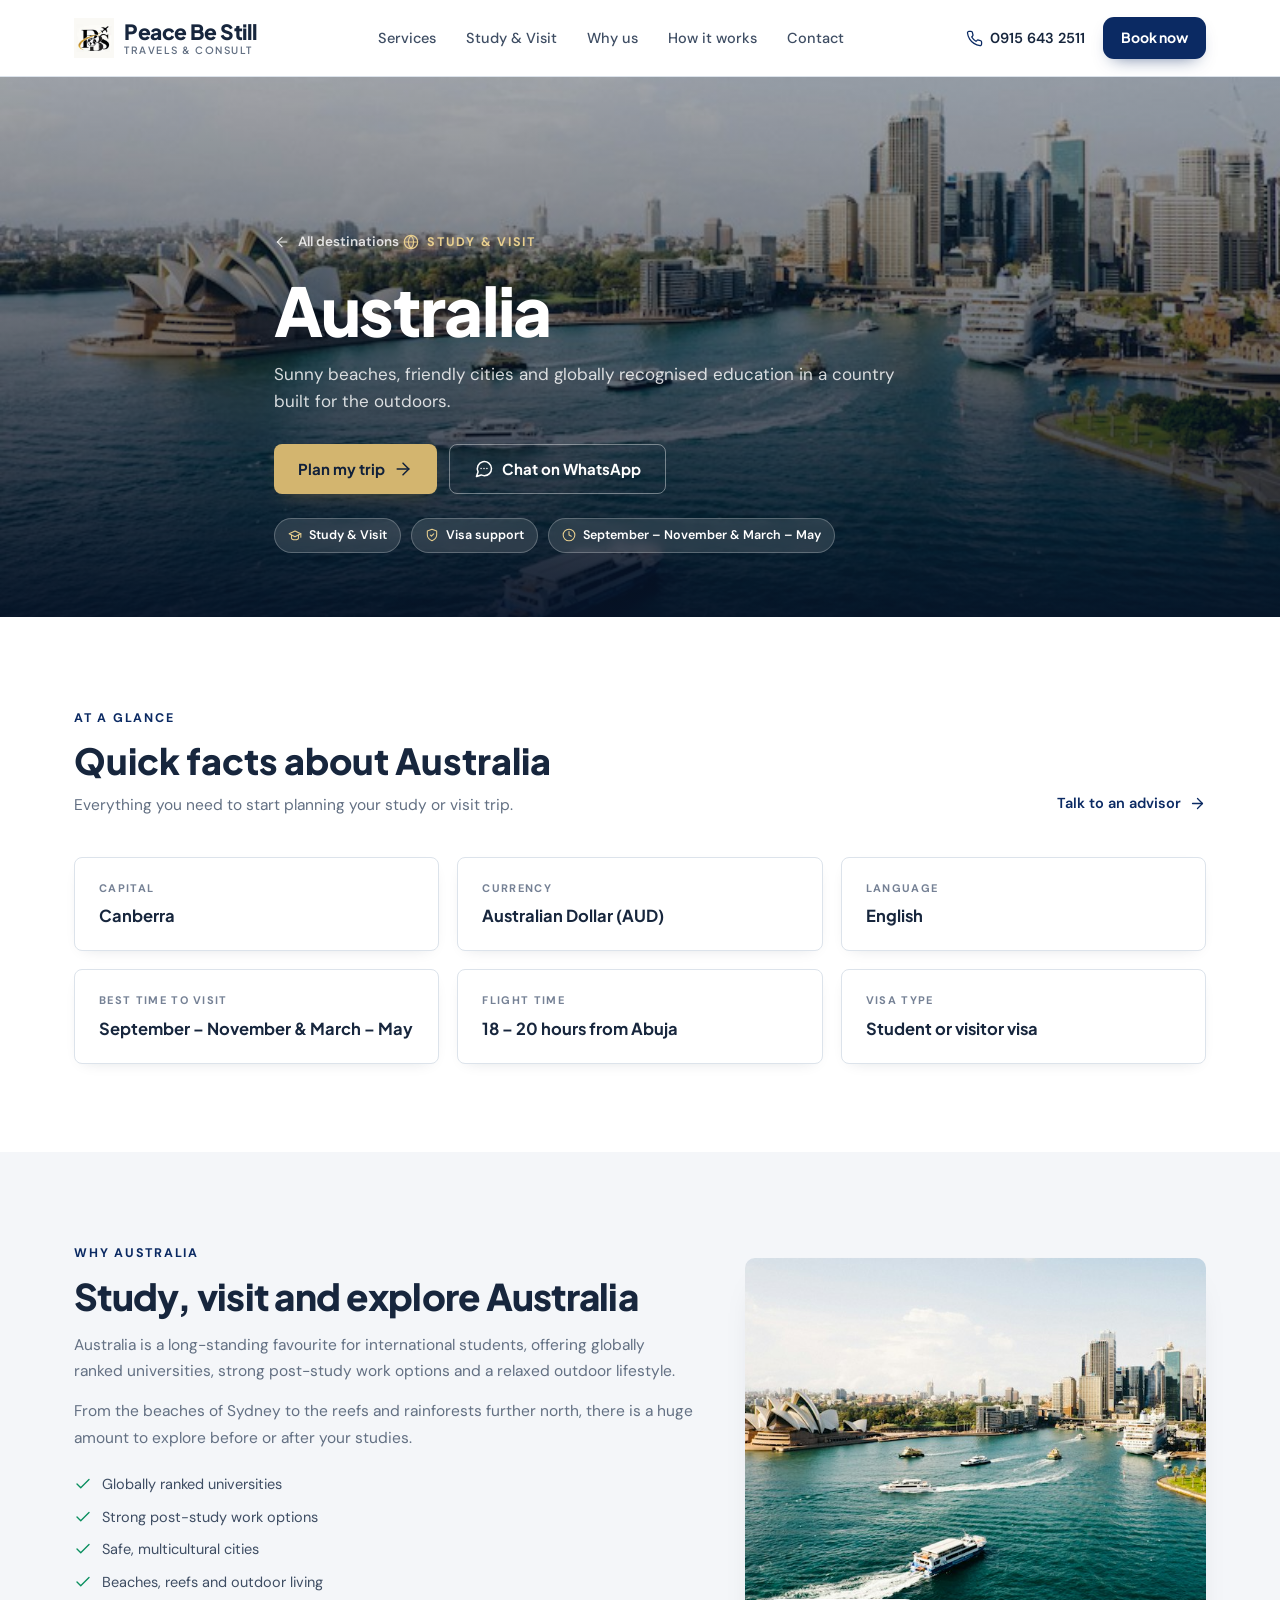
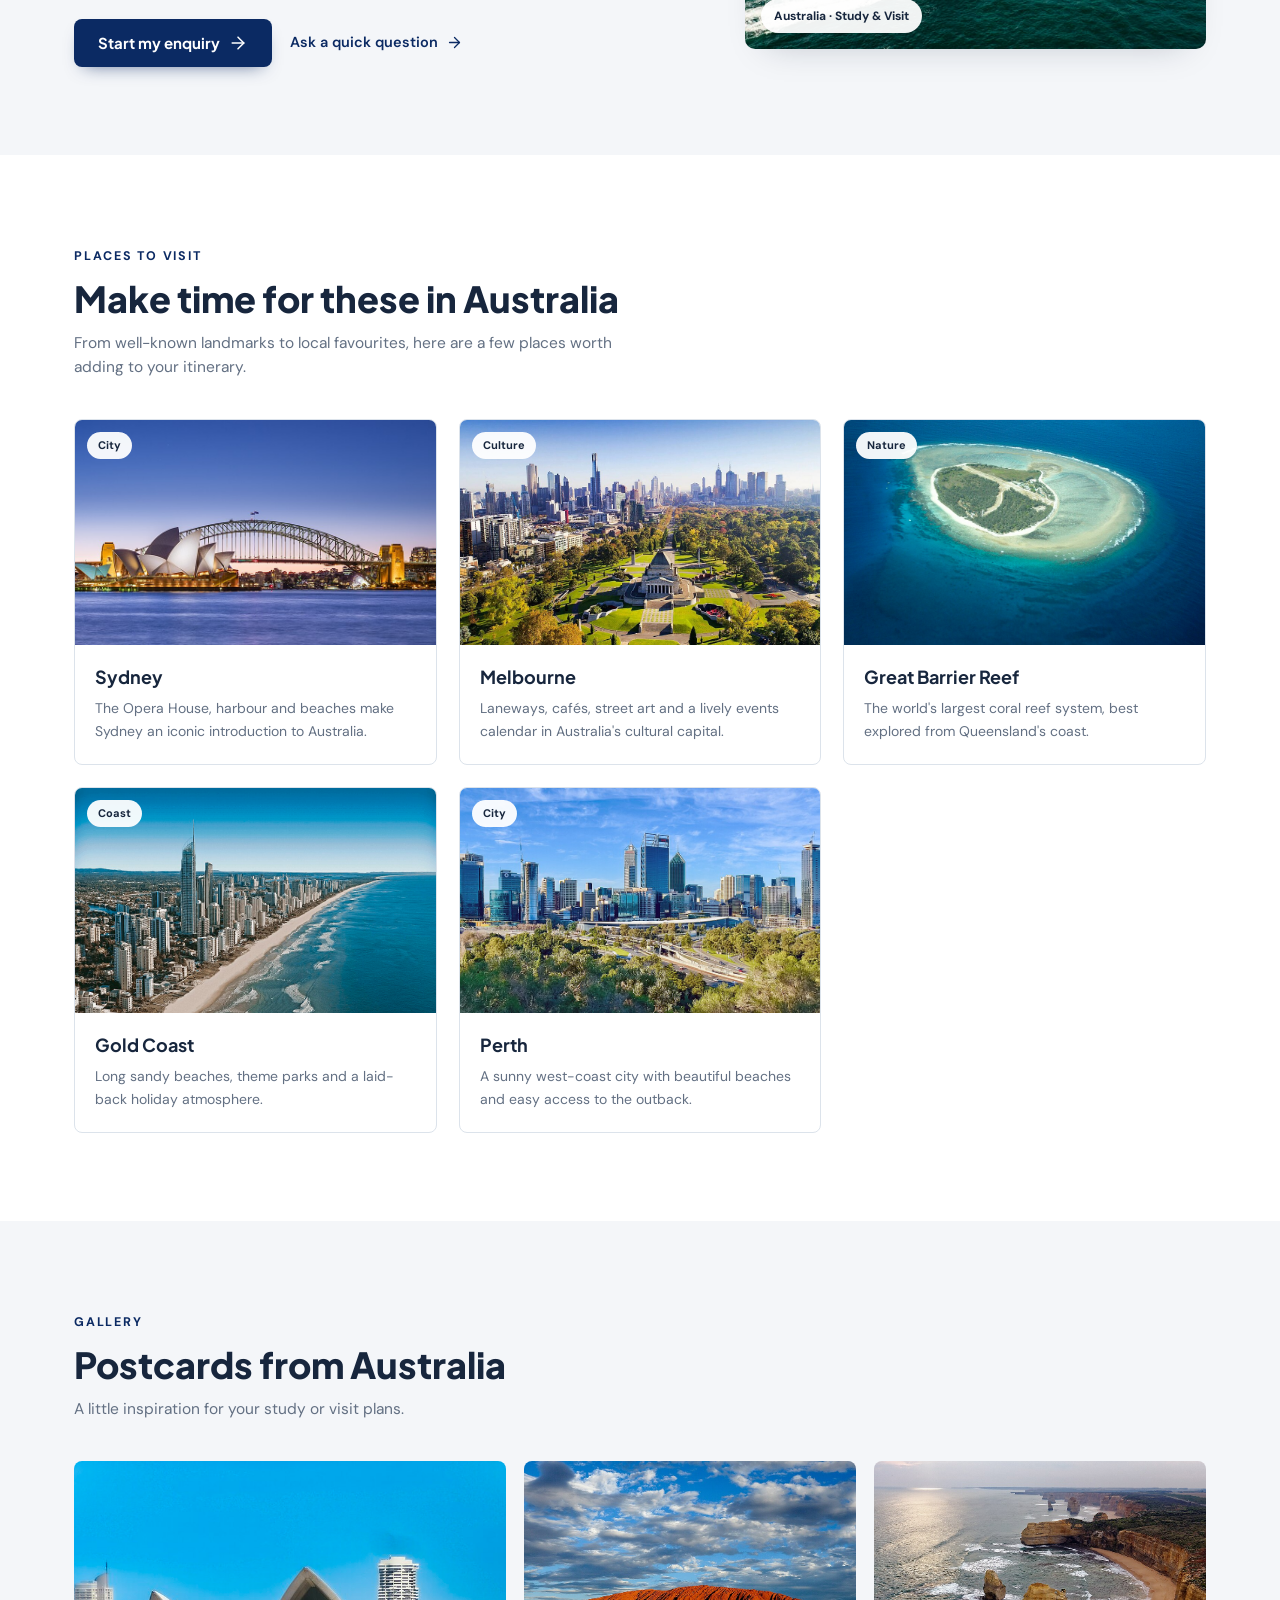
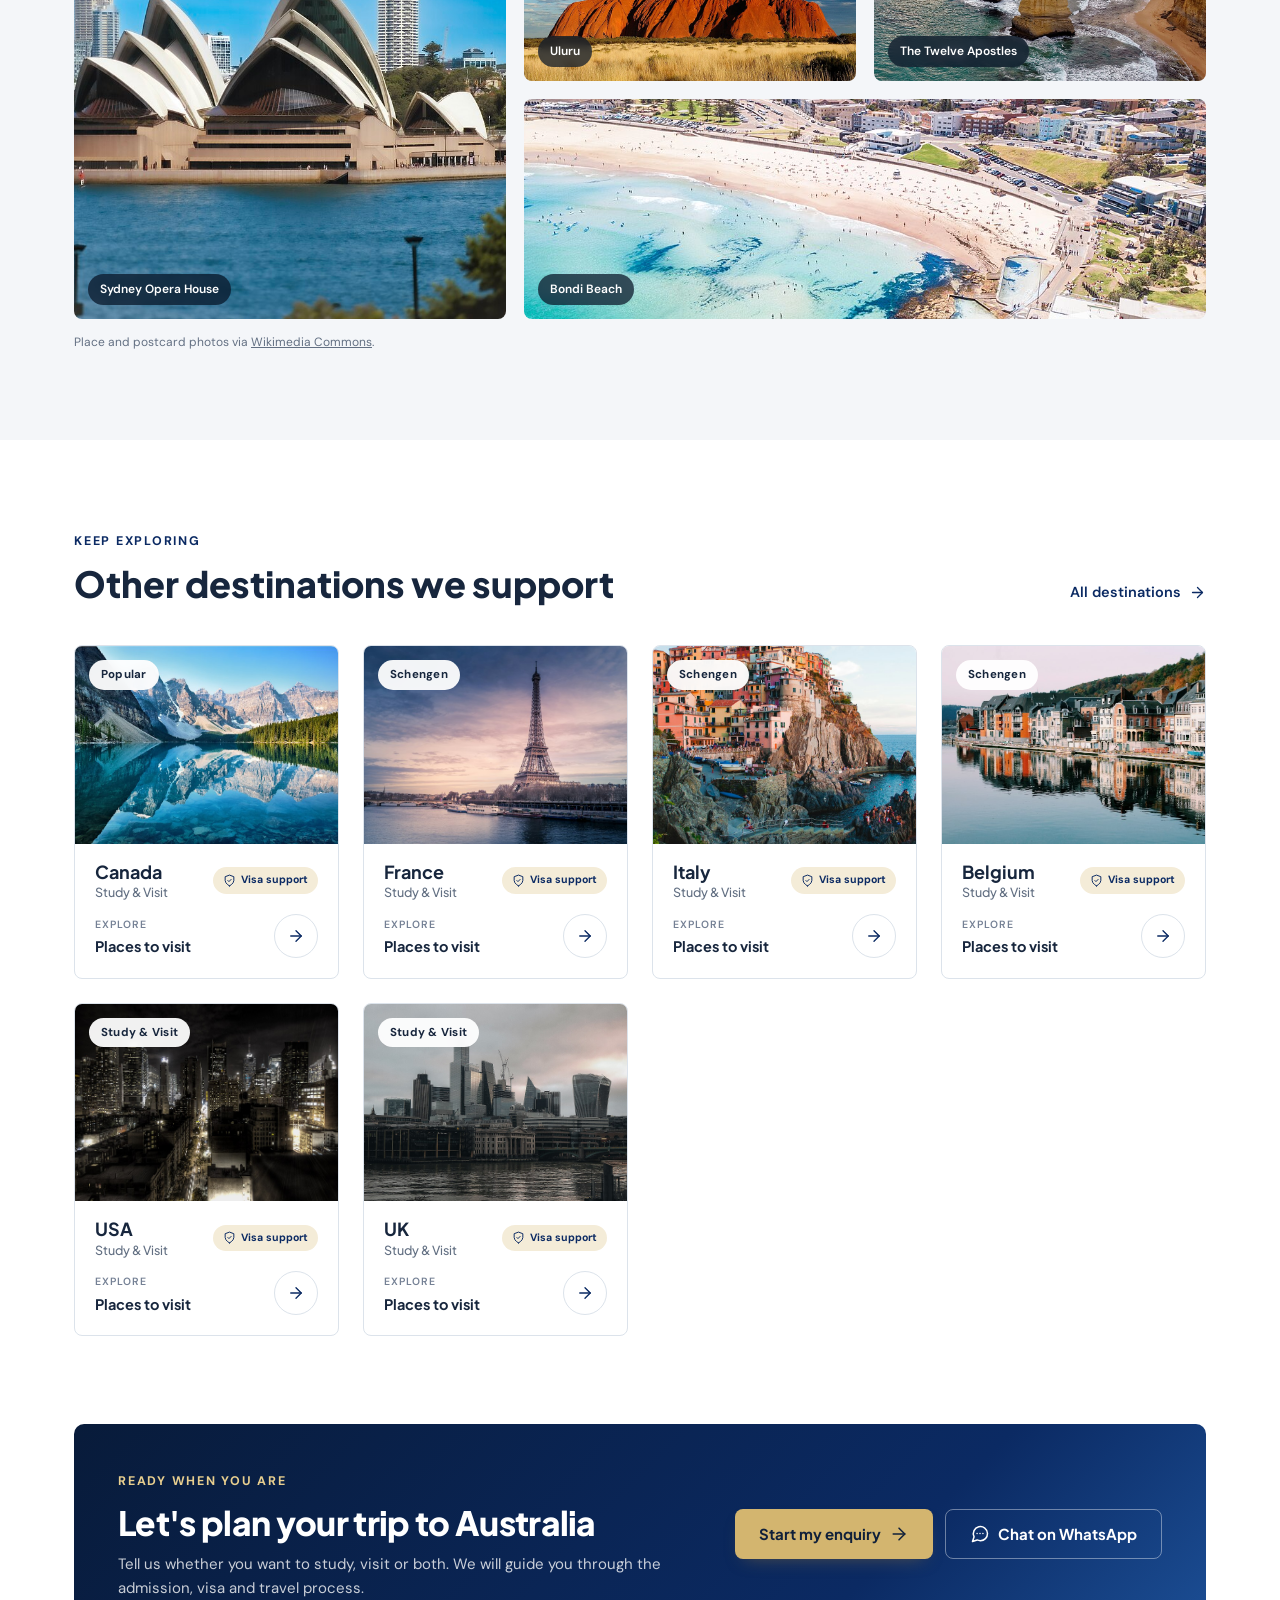
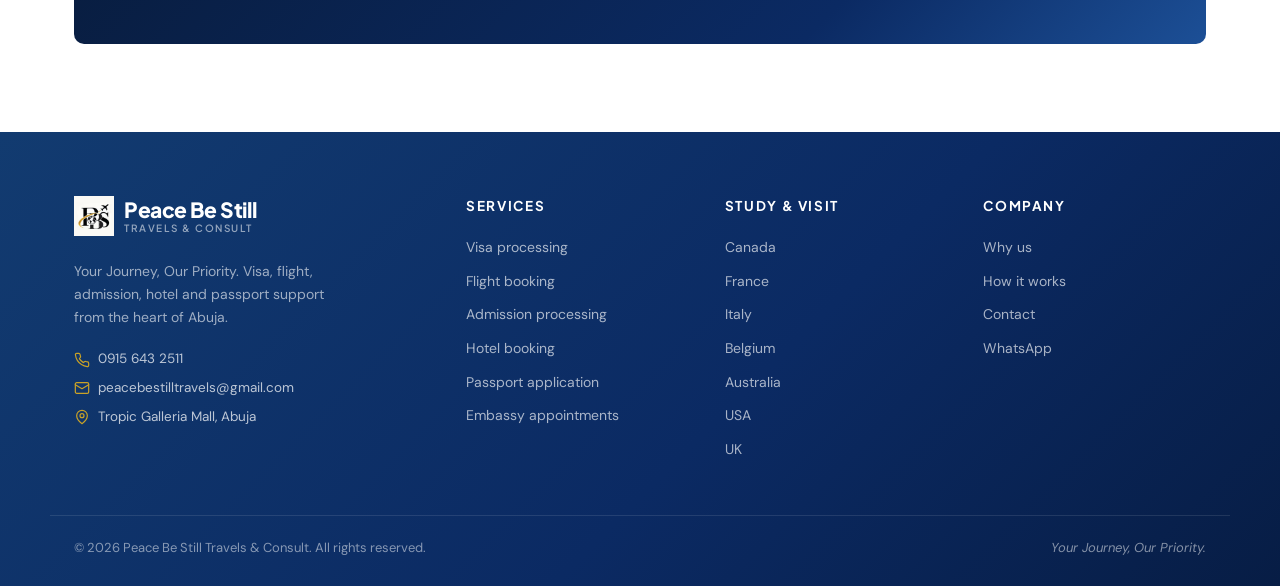
<file: australia.html>
<!DOCTYPE html>
<html lang="en">
<head>
  <meta charset="UTF-8">
  <meta name="viewport" content="width=device-width, initial-scale=1.0">
  <title>Australia — Study &amp; Visit | Peace Be Still Travels &amp; Consult</title>
  <meta name="description" content="Explore study and visit destinations with Peace Be Still Travels & Consult. Discover places to visit, quick facts and travel support before you enquire.">
  <meta name="theme-color" content="#0b2a63">
  <link rel="icon" type="image/png" href="favicon.png">
  <link rel="preconnect" href="https://fonts.googleapis.com">
  <link rel="preconnect" href="https://fonts.gstatic.com" crossorigin>
  <link href="https://fonts.googleapis.com/css2?family=DM+Sans:wght@400;500;600;700&family=Plus+Jakarta+Sans:wght@500;600;700;800&display=swap" rel="stylesheet">
  <link rel="stylesheet" href="styles.css">
</head>
<body data-country="australia">

  <svg class="svg-sprite" aria-hidden="true" width="0" height="0" focusable="false">
    <defs>
      <symbol id="i-plane" viewBox="0 0 24 24"><path d="M17.8 19.2 16 11l3.5-3.5C21 6 21.5 4 21 3c-1-.5-3 0-4.5 1.5L13 8 4.8 6.2c-.5-.1-.9.1-1.1.5l-.3.5c-.2.5-.1 1 .3 1.3L9 12l-2 3H4l-1 1 3 2 2 3 1-1v-3l3-2 3.5 5.3c.3.4.8.5 1.3.3l.5-.2c.4-.3.6-.7.5-1.2z"/></symbol>
      <symbol id="i-calendar" viewBox="0 0 24 24"><rect x="3" y="4" width="18" height="18" rx="2"/><path d="M16 2v4M8 2v4M3 10h18"/></symbol>
      <symbol id="i-users" viewBox="0 0 24 24"><path d="M16 21v-2a4 4 0 0 0-4-4H6a4 4 0 0 0-4 4v2"/><circle cx="9" cy="7" r="4"/><path d="M22 21v-2a4 4 0 0 0-3-3.87"/><path d="M16 3.13a4 4 0 0 1 0 7.75"/></symbol>
      <symbol id="i-chevron" viewBox="0 0 24 24"><path d="m6 9 6 6 6-6"/></symbol>
      <symbol id="i-menu" viewBox="0 0 24 24"><path d="M4 6h16M4 12h16M4 18h16"/></symbol>
      <symbol id="i-close" viewBox="0 0 24 24"><path d="M18 6 6 18M6 6l12 12"/></symbol>
      <symbol id="i-check" viewBox="0 0 24 24"><path d="m20 6-11 11-5-5"/></symbol>
      <symbol id="i-shield" viewBox="0 0 24 24"><path d="M12 22s8-4 8-10V5l-8-3-8 3v7c0 6 8 10 8 10z"/><path d="m9 12 2 2 4-4"/></symbol>
      <symbol id="i-headset" viewBox="0 0 24 24"><path d="M3 18v-6a9 9 0 0 1 18 0v6"/><path d="M21 19a2 2 0 0 1-2 2h-1a2 2 0 0 1-2-2v-3a2 2 0 0 1 2-2h3zM3 19a2 2 0 0 0 2 2h1a2 2 0 0 0 2-2v-3a2 2 0 0 0-2-2H3z"/></symbol>
      <symbol id="i-globe" viewBox="0 0 24 24"><circle cx="12" cy="12" r="10"/><path d="M2 12h20"/><path d="M12 2a15.3 15.3 0 0 1 4 10 15.3 15.3 0 0 1-4 10 15.3 15.3 0 0 1-4-10 15.3 15.3 0 0 1 4-10z"/></symbol>
      <symbol id="i-star" viewBox="0 0 24 24"><path d="m12 2 3.09 6.26L22 9.27l-5 4.87 1.18 6.88L12 17.77l-6.18 3.25L7 14.14 2 9.27l6.91-1.01z"/></symbol>
      <symbol id="i-arrow" viewBox="0 0 24 24"><path d="M5 12h14"/><path d="m12 5 7 7-7 7"/></symbol>
      <symbol id="i-mail" viewBox="0 0 24 24"><rect x="2" y="4" width="20" height="16" rx="2"/><path d="m22 7-10 6L2 7"/></symbol>
      <symbol id="i-phone" viewBox="0 0 24 24"><path d="M22 16.92v3a2 2 0 0 1-2.18 2 19.79 19.79 0 0 1-8.63-3.07 19.5 19.5 0 0 1-6-6A19.79 19.79 0 0 1 2.12 4.18 2 2 0 0 1 4.11 2h3a2 2 0 0 1 2 1.72c.12.9.34 1.79.66 2.64a2 2 0 0 1-.45 2.11L8.09 9.91a16 16 0 0 0 6 6l1.44-1.23a2 2 0 0 1 2.11-.45c.85.32 1.74.54 2.64.66A2 2 0 0 1 22 16.92z"/></symbol>
      <symbol id="i-pin" viewBox="0 0 24 24"><path d="M20 10c0 6-8 12-8 12s-8-6-8-12a8 8 0 0 1 16 0z"/><circle cx="12" cy="10" r="3"/></symbol>
      <symbol id="i-search" viewBox="0 0 24 24"><circle cx="11" cy="11" r="8"/><path d="m21 21-4.3-4.3"/></symbol>
      <symbol id="i-clock" viewBox="0 0 24 24"><circle cx="12" cy="12" r="10"/><path d="M12 6v6l4 2"/></symbol>
      <symbol id="i-graduation" viewBox="0 0 24 24"><path d="M22 10 12 5 2 10l10 5 10-5z"/><path d="M6 12v5c0 1.7 2.7 3 6 3s6-1.3 6-3v-5"/><path d="M22 10v6"/></symbol>
      <symbol id="i-hotel" viewBox="0 0 24 24"><path d="M3 21V5a1 1 0 0 1 1-1h11a1 1 0 0 1 1 1v16"/><path d="M16 9h4a1 1 0 0 1 1 1v11"/><path d="M3 21h18"/><path d="M7 8h4M7 12h4M7 16h4"/></symbol>
      <symbol id="i-landmark" viewBox="0 0 24 24"><path d="M3 22h18"/><path d="M5 22V10M9 22V10M15 22V10M19 22V10"/><path d="m12 2 9 6H3z"/></symbol>
      <symbol id="i-chat" viewBox="0 0 24 24"><path d="M21 11.5a8.4 8.4 0 0 1-8.5 8.5 8.5 8.5 0 0 1-3.9-.9L3 21l1.9-5.6a8.5 8.5 0 1 1 16.1-3.9z"/><path d="M8.5 11.5h.01M12 11.5h.01M15.5 11.5h.01"/></symbol>
      <symbol id="i-file" viewBox="0 0 24 24"><path d="M14 2H6a2 2 0 0 0-2 2v16a2 2 0 0 0 2 2h12a2 2 0 0 0 2-2V8z"/><path d="M14 2v6h6"/><path d="M9 13h6M9 17h6"/></symbol>
    </defs>
  </svg>

  <header class="site-header" id="siteHeader">
    <div class="container header-inner">
      <a class="brand" href="index.html" aria-label="Peace Be Still Travels and Consult home">
        <span class="brand-mark"><img src="favicon.png" alt="" aria-hidden="true"></span>
        <span class="brand-text">
          <span class="brand-name">Peace Be Still</span>
          <span class="brand-sub">Travels &amp; Consult</span>
        </span>
      </a>

      <nav class="main-nav" id="mainNav" aria-label="Main navigation">
        <a href="index.html#services">Services</a>
        <a href="index.html#destinations">Study &amp; Visit</a>
        <a href="index.html#why">Why us</a>
        <a href="index.html#how">How it works</a>
        <a href="index.html#contact">Contact</a>
      </nav>

      <div class="header-actions">
        <a href="tel:+2349156432511" class="link-ghost header-phone">
          <svg class="icon" aria-hidden="true"><use href="#i-phone"/></svg>
          0915 643 2511
        </a>
        <a href="index.html#contact" class="btn btn-primary btn-sm">Book now</a>
        <button class="nav-toggle" id="navToggle" aria-expanded="false" aria-controls="mainNav" aria-label="Toggle navigation">
          <svg class="icon nav-toggle-open" aria-hidden="true"><use href="#i-menu"/></svg>
          <svg class="icon nav-toggle-close" aria-hidden="true"><use href="#i-close"/></svg>
        </button>
      </div>
    </div>
  </header>

  <main>
    <section class="dest-hero" id="destHero">
      <img class="dest-hero-bg" id="destHeroImg" src="dest-canada.jpg" alt="" aria-hidden="true">
      <div class="container dest-hero-inner">
        <a class="dest-back" href="index.html#destinations">
          <svg class="icon" aria-hidden="true"><use href="#i-arrow"/></svg>
          All destinations
        </a>
        <span class="eyebrow eyebrow-light">
          <svg class="icon" aria-hidden="true"><use href="#i-globe"/></svg>
          Study &amp; Visit
        </span>
        <h1 id="destName">Destination</h1>
        <p class="dest-hero-tagline" id="destTagline"></p>
        <div class="dest-hero-actions">
          <a class="btn btn-accent" id="destCta" href="index.html#contact">
            Plan my trip <svg class="icon" aria-hidden="true"><use href="#i-arrow"/></svg>
          </a>
          <a class="btn btn-outline" id="destWhatsApp" href="https://wa.me/2349156432511" target="_blank" rel="noopener">
            <svg class="icon" aria-hidden="true"><use href="#i-chat"/></svg> Chat on WhatsApp
          </a>
        </div>
        <ul class="dest-hero-chips" id="destChips"></ul>
      </div>
    </section>

    <div id="destContent"></div>
  </main>

  <footer class="site-footer" id="support">
    <div class="container footer-top">
      <div class="footer-brand">
        <a class="brand brand-light" href="index.html" aria-label="Peace Be Still Travels and Consult home">
          <span class="brand-mark"><img src="favicon.png" alt="" aria-hidden="true"></span>
          <span class="brand-text">
            <span class="brand-name">Peace Be Still</span>
            <span class="brand-sub">Travels &amp; Consult</span>
          </span>
        </a>
        <p>Your Journey, Our Priority. Visa, flight, admission, hotel and passport support from the heart of Abuja.</p>
        <div class="footer-contact">
          <a href="tel:+2349156432511"><svg class="icon" aria-hidden="true"><use href="#i-phone"/></svg> 0915 643 2511</a>
          <a href="mailto:peacebestilltravels@gmail.com"><svg class="icon" aria-hidden="true"><use href="#i-mail"/></svg> peacebestilltravels@gmail.com</a>
          <a href="https://maps.google.com/?q=Tropic+Galleria+Mall+Muhammadu+Buhari+Way+Central+Business+District+Abuja" target="_blank" rel="noopener"><svg class="icon" aria-hidden="true"><use href="#i-pin"/></svg> Tropic Galleria Mall, Abuja</a>
        </div>
      </div>

      <div class="footer-col">
        <h3>Services</h3>
        <a href="index.html#services">Visa processing</a>
        <a href="index.html#services">Flight booking</a>
        <a href="index.html#services">Admission processing</a>
        <a href="index.html#services">Hotel booking</a>
        <a href="index.html#services">Passport application</a>
        <a href="index.html#services">Embassy appointments</a>
      </div>

      <div class="footer-col">
        <h3>Study &amp; Visit</h3>
        <a href="canada.html">Canada</a>
        <a href="france.html">France</a>
        <a href="italy.html">Italy</a>
        <a href="belgium.html">Belgium</a>
        <a href="australia.html">Australia</a>
        <a href="usa.html">USA</a>
        <a href="uk.html">UK</a>
      </div>

      <div class="footer-col">
        <h3>Company</h3>
        <a href="index.html#why">Why us</a>
        <a href="index.html#how">How it works</a>
        <a href="index.html#contact">Contact</a>
        <a href="https://wa.me/2349156432511" target="_blank" rel="noopener">WhatsApp</a>
      </div>
    </div>

    <div class="container footer-bottom">
      <p>© <span id="year">2026</span> Peace Be Still Travels &amp; Consult. All rights reserved.</p>
      <p class="footer-tagline">Your Journey, Our Priority.</p>
    </div>
  </footer>

  <div class="toast" id="toast" role="status" aria-live="polite"></div>

  <script src="main.js"></script>
  <script src="destination.js"></script>
</body>
</html>
</file>
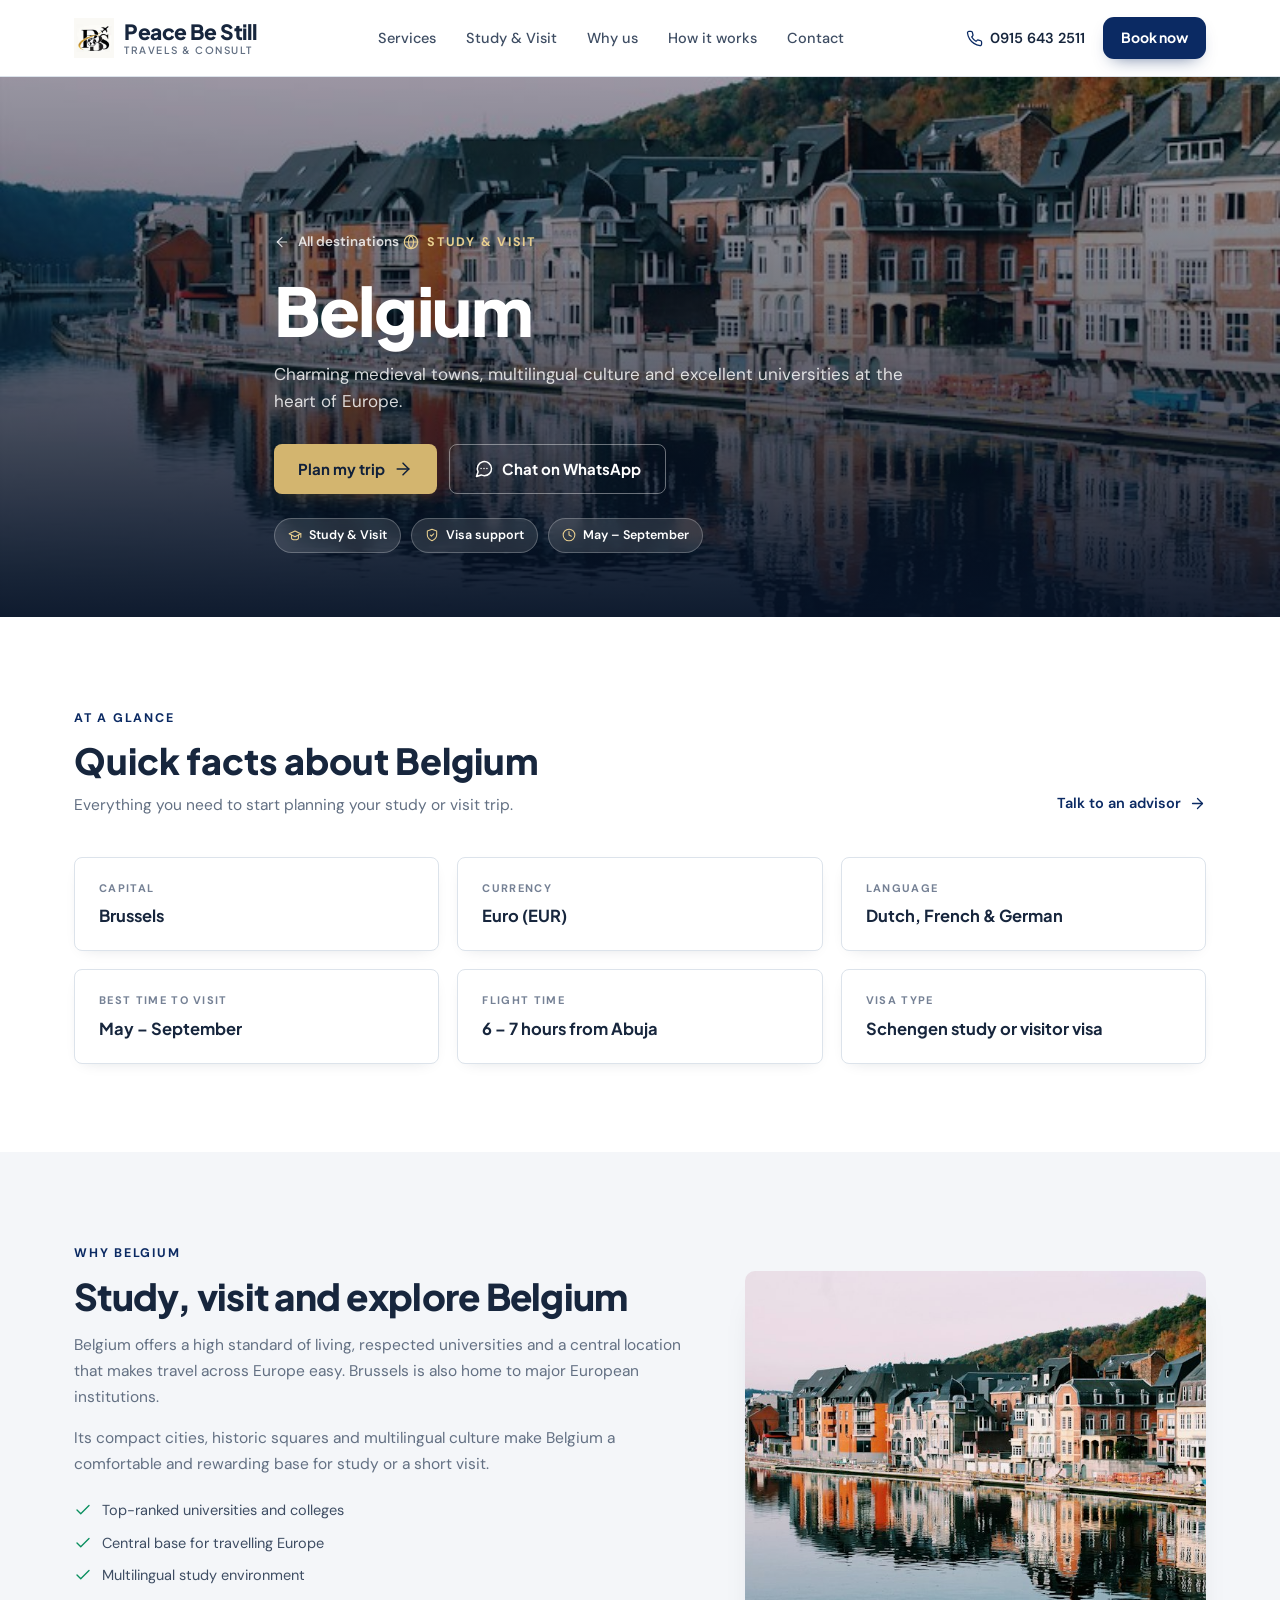
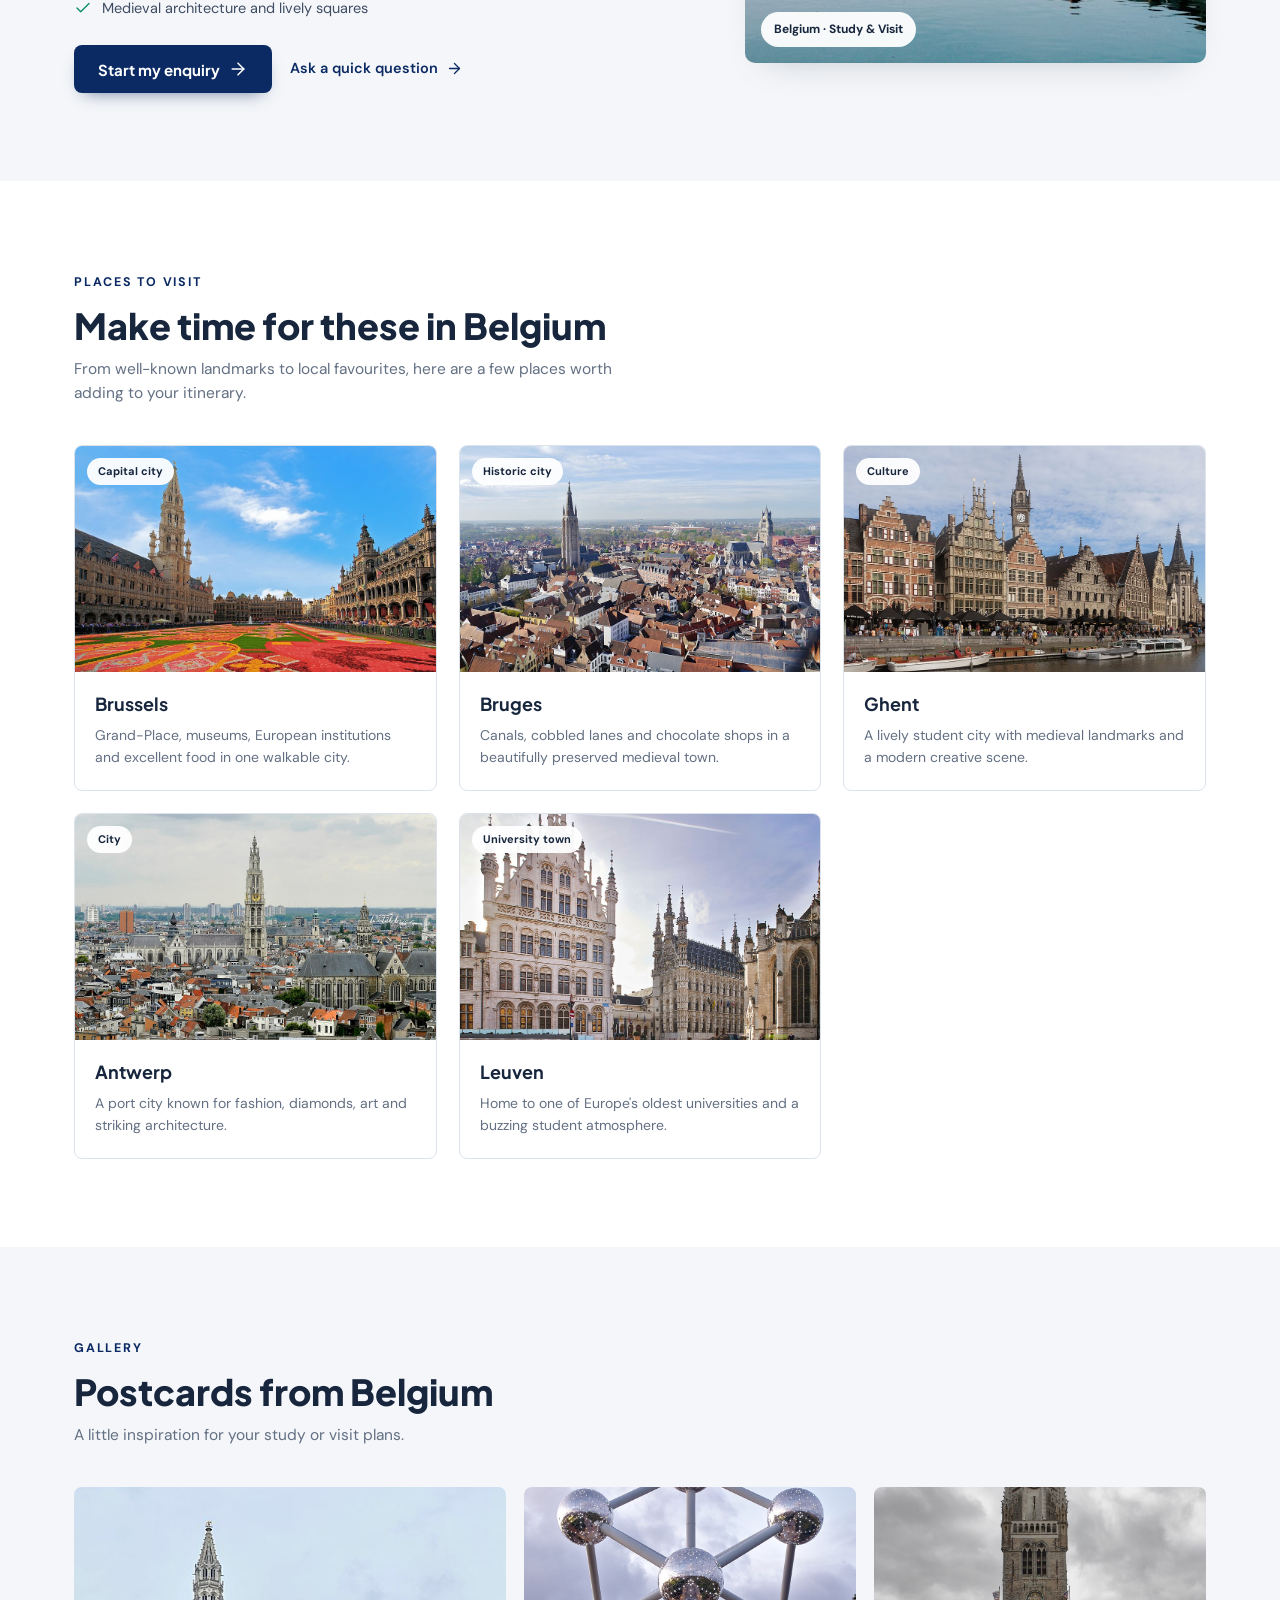
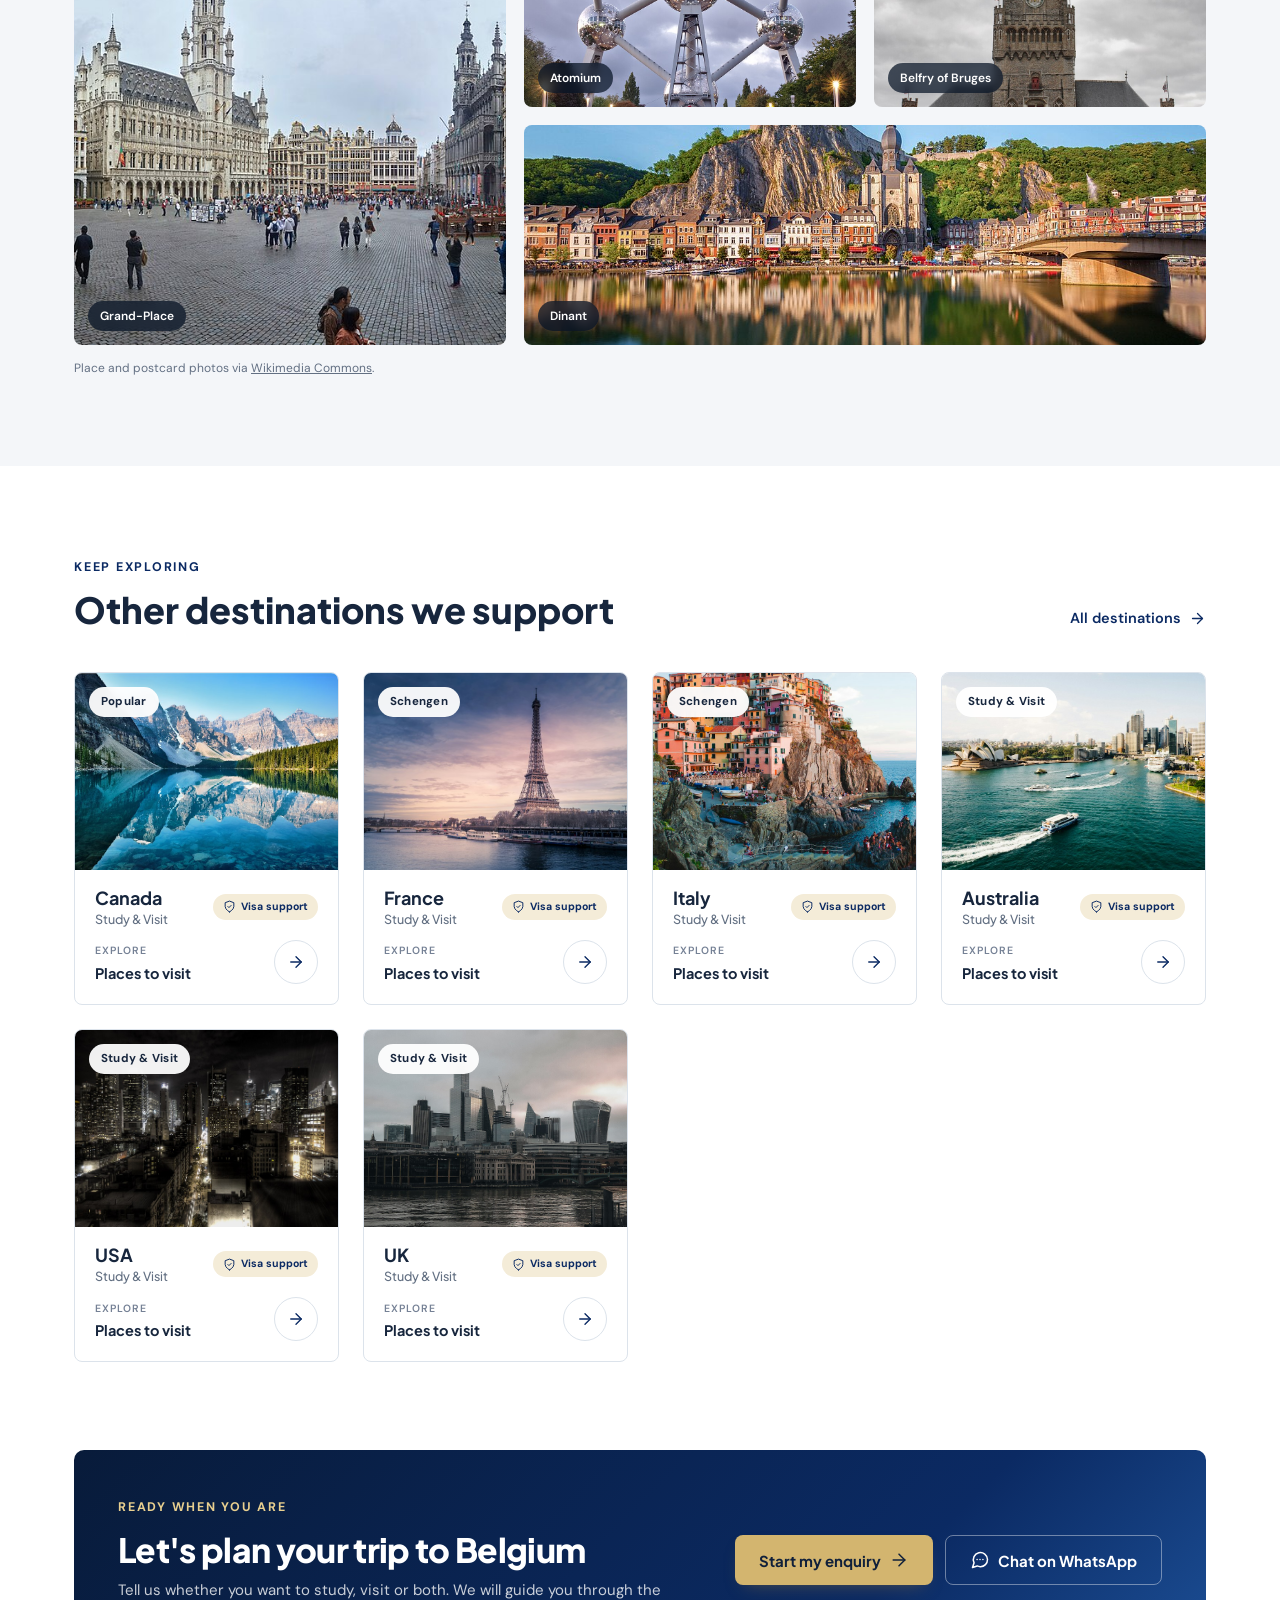
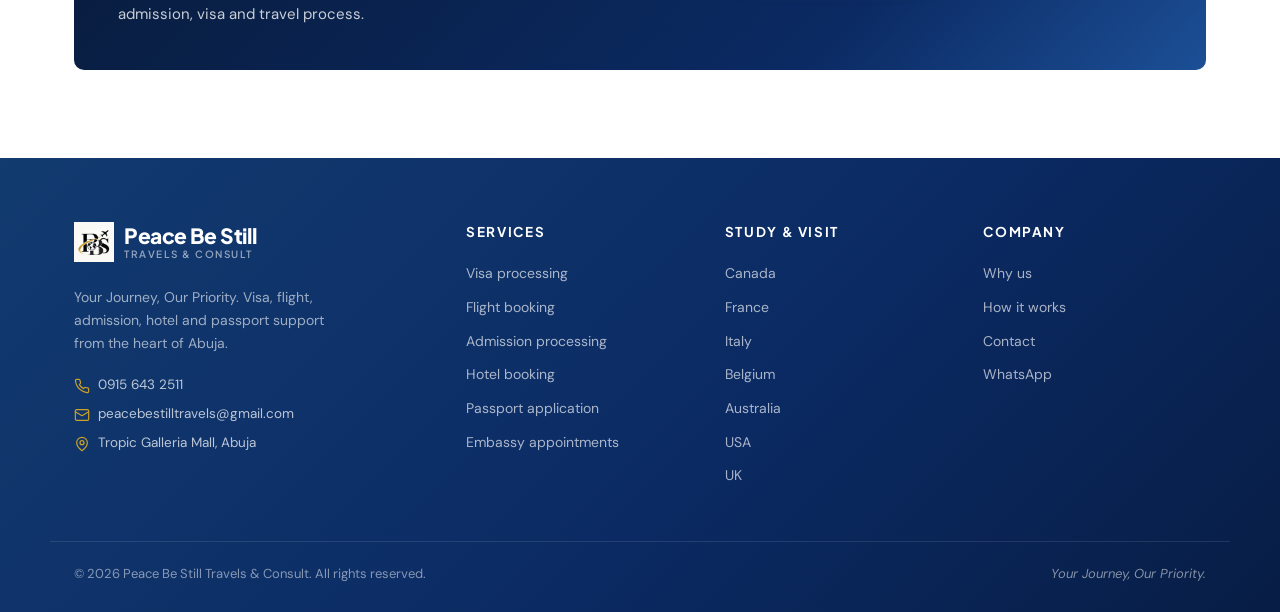
<file: belgium.html>
<!DOCTYPE html>
<html lang="en">
<head>
  <meta charset="UTF-8">
  <meta name="viewport" content="width=device-width, initial-scale=1.0">
  <title>Belgium — Study &amp; Visit | Peace Be Still Travels &amp; Consult</title>
  <meta name="description" content="Explore study and visit destinations with Peace Be Still Travels & Consult. Discover places to visit, quick facts and travel support before you enquire.">
  <meta name="theme-color" content="#0b2a63">
  <link rel="icon" type="image/png" href="favicon.png">
  <link rel="preconnect" href="https://fonts.googleapis.com">
  <link rel="preconnect" href="https://fonts.gstatic.com" crossorigin>
  <link href="https://fonts.googleapis.com/css2?family=DM+Sans:wght@400;500;600;700&family=Plus+Jakarta+Sans:wght@500;600;700;800&display=swap" rel="stylesheet">
  <link rel="stylesheet" href="styles.css">
</head>
<body data-country="belgium">

  <svg class="svg-sprite" aria-hidden="true" width="0" height="0" focusable="false">
    <defs>
      <symbol id="i-plane" viewBox="0 0 24 24"><path d="M17.8 19.2 16 11l3.5-3.5C21 6 21.5 4 21 3c-1-.5-3 0-4.5 1.5L13 8 4.8 6.2c-.5-.1-.9.1-1.1.5l-.3.5c-.2.5-.1 1 .3 1.3L9 12l-2 3H4l-1 1 3 2 2 3 1-1v-3l3-2 3.5 5.3c.3.4.8.5 1.3.3l.5-.2c.4-.3.6-.7.5-1.2z"/></symbol>
      <symbol id="i-calendar" viewBox="0 0 24 24"><rect x="3" y="4" width="18" height="18" rx="2"/><path d="M16 2v4M8 2v4M3 10h18"/></symbol>
      <symbol id="i-users" viewBox="0 0 24 24"><path d="M16 21v-2a4 4 0 0 0-4-4H6a4 4 0 0 0-4 4v2"/><circle cx="9" cy="7" r="4"/><path d="M22 21v-2a4 4 0 0 0-3-3.87"/><path d="M16 3.13a4 4 0 0 1 0 7.75"/></symbol>
      <symbol id="i-chevron" viewBox="0 0 24 24"><path d="m6 9 6 6 6-6"/></symbol>
      <symbol id="i-menu" viewBox="0 0 24 24"><path d="M4 6h16M4 12h16M4 18h16"/></symbol>
      <symbol id="i-close" viewBox="0 0 24 24"><path d="M18 6 6 18M6 6l12 12"/></symbol>
      <symbol id="i-check" viewBox="0 0 24 24"><path d="m20 6-11 11-5-5"/></symbol>
      <symbol id="i-shield" viewBox="0 0 24 24"><path d="M12 22s8-4 8-10V5l-8-3-8 3v7c0 6 8 10 8 10z"/><path d="m9 12 2 2 4-4"/></symbol>
      <symbol id="i-headset" viewBox="0 0 24 24"><path d="M3 18v-6a9 9 0 0 1 18 0v6"/><path d="M21 19a2 2 0 0 1-2 2h-1a2 2 0 0 1-2-2v-3a2 2 0 0 1 2-2h3zM3 19a2 2 0 0 0 2 2h1a2 2 0 0 0 2-2v-3a2 2 0 0 0-2-2H3z"/></symbol>
      <symbol id="i-globe" viewBox="0 0 24 24"><circle cx="12" cy="12" r="10"/><path d="M2 12h20"/><path d="M12 2a15.3 15.3 0 0 1 4 10 15.3 15.3 0 0 1-4 10 15.3 15.3 0 0 1-4-10 15.3 15.3 0 0 1 4-10z"/></symbol>
      <symbol id="i-star" viewBox="0 0 24 24"><path d="m12 2 3.09 6.26L22 9.27l-5 4.87 1.18 6.88L12 17.77l-6.18 3.25L7 14.14 2 9.27l6.91-1.01z"/></symbol>
      <symbol id="i-arrow" viewBox="0 0 24 24"><path d="M5 12h14"/><path d="m12 5 7 7-7 7"/></symbol>
      <symbol id="i-mail" viewBox="0 0 24 24"><rect x="2" y="4" width="20" height="16" rx="2"/><path d="m22 7-10 6L2 7"/></symbol>
      <symbol id="i-phone" viewBox="0 0 24 24"><path d="M22 16.92v3a2 2 0 0 1-2.18 2 19.79 19.79 0 0 1-8.63-3.07 19.5 19.5 0 0 1-6-6A19.79 19.79 0 0 1 2.12 4.18 2 2 0 0 1 4.11 2h3a2 2 0 0 1 2 1.72c.12.9.34 1.79.66 2.64a2 2 0 0 1-.45 2.11L8.09 9.91a16 16 0 0 0 6 6l1.44-1.23a2 2 0 0 1 2.11-.45c.85.32 1.74.54 2.64.66A2 2 0 0 1 22 16.92z"/></symbol>
      <symbol id="i-pin" viewBox="0 0 24 24"><path d="M20 10c0 6-8 12-8 12s-8-6-8-12a8 8 0 0 1 16 0z"/><circle cx="12" cy="10" r="3"/></symbol>
      <symbol id="i-search" viewBox="0 0 24 24"><circle cx="11" cy="11" r="8"/><path d="m21 21-4.3-4.3"/></symbol>
      <symbol id="i-clock" viewBox="0 0 24 24"><circle cx="12" cy="12" r="10"/><path d="M12 6v6l4 2"/></symbol>
      <symbol id="i-graduation" viewBox="0 0 24 24"><path d="M22 10 12 5 2 10l10 5 10-5z"/><path d="M6 12v5c0 1.7 2.7 3 6 3s6-1.3 6-3v-5"/><path d="M22 10v6"/></symbol>
      <symbol id="i-hotel" viewBox="0 0 24 24"><path d="M3 21V5a1 1 0 0 1 1-1h11a1 1 0 0 1 1 1v16"/><path d="M16 9h4a1 1 0 0 1 1 1v11"/><path d="M3 21h18"/><path d="M7 8h4M7 12h4M7 16h4"/></symbol>
      <symbol id="i-landmark" viewBox="0 0 24 24"><path d="M3 22h18"/><path d="M5 22V10M9 22V10M15 22V10M19 22V10"/><path d="m12 2 9 6H3z"/></symbol>
      <symbol id="i-chat" viewBox="0 0 24 24"><path d="M21 11.5a8.4 8.4 0 0 1-8.5 8.5 8.5 8.5 0 0 1-3.9-.9L3 21l1.9-5.6a8.5 8.5 0 1 1 16.1-3.9z"/><path d="M8.5 11.5h.01M12 11.5h.01M15.5 11.5h.01"/></symbol>
      <symbol id="i-file" viewBox="0 0 24 24"><path d="M14 2H6a2 2 0 0 0-2 2v16a2 2 0 0 0 2 2h12a2 2 0 0 0 2-2V8z"/><path d="M14 2v6h6"/><path d="M9 13h6M9 17h6"/></symbol>
    </defs>
  </svg>

  <header class="site-header" id="siteHeader">
    <div class="container header-inner">
      <a class="brand" href="index.html" aria-label="Peace Be Still Travels and Consult home">
        <span class="brand-mark"><img src="favicon.png" alt="" aria-hidden="true"></span>
        <span class="brand-text">
          <span class="brand-name">Peace Be Still</span>
          <span class="brand-sub">Travels &amp; Consult</span>
        </span>
      </a>

      <nav class="main-nav" id="mainNav" aria-label="Main navigation">
        <a href="index.html#services">Services</a>
        <a href="index.html#destinations">Study &amp; Visit</a>
        <a href="index.html#why">Why us</a>
        <a href="index.html#how">How it works</a>
        <a href="index.html#contact">Contact</a>
      </nav>

      <div class="header-actions">
        <a href="tel:+2349156432511" class="link-ghost header-phone">
          <svg class="icon" aria-hidden="true"><use href="#i-phone"/></svg>
          0915 643 2511
        </a>
        <a href="index.html#contact" class="btn btn-primary btn-sm">Book now</a>
        <button class="nav-toggle" id="navToggle" aria-expanded="false" aria-controls="mainNav" aria-label="Toggle navigation">
          <svg class="icon nav-toggle-open" aria-hidden="true"><use href="#i-menu"/></svg>
          <svg class="icon nav-toggle-close" aria-hidden="true"><use href="#i-close"/></svg>
        </button>
      </div>
    </div>
  </header>

  <main>
    <section class="dest-hero" id="destHero">
      <img class="dest-hero-bg" id="destHeroImg" src="dest-canada.jpg" alt="" aria-hidden="true">
      <div class="container dest-hero-inner">
        <a class="dest-back" href="index.html#destinations">
          <svg class="icon" aria-hidden="true"><use href="#i-arrow"/></svg>
          All destinations
        </a>
        <span class="eyebrow eyebrow-light">
          <svg class="icon" aria-hidden="true"><use href="#i-globe"/></svg>
          Study &amp; Visit
        </span>
        <h1 id="destName">Destination</h1>
        <p class="dest-hero-tagline" id="destTagline"></p>
        <div class="dest-hero-actions">
          <a class="btn btn-accent" id="destCta" href="index.html#contact">
            Plan my trip <svg class="icon" aria-hidden="true"><use href="#i-arrow"/></svg>
          </a>
          <a class="btn btn-outline" id="destWhatsApp" href="https://wa.me/2349156432511" target="_blank" rel="noopener">
            <svg class="icon" aria-hidden="true"><use href="#i-chat"/></svg> Chat on WhatsApp
          </a>
        </div>
        <ul class="dest-hero-chips" id="destChips"></ul>
      </div>
    </section>

    <div id="destContent"></div>
  </main>

  <footer class="site-footer" id="support">
    <div class="container footer-top">
      <div class="footer-brand">
        <a class="brand brand-light" href="index.html" aria-label="Peace Be Still Travels and Consult home">
          <span class="brand-mark"><img src="favicon.png" alt="" aria-hidden="true"></span>
          <span class="brand-text">
            <span class="brand-name">Peace Be Still</span>
            <span class="brand-sub">Travels &amp; Consult</span>
          </span>
        </a>
        <p>Your Journey, Our Priority. Visa, flight, admission, hotel and passport support from the heart of Abuja.</p>
        <div class="footer-contact">
          <a href="tel:+2349156432511"><svg class="icon" aria-hidden="true"><use href="#i-phone"/></svg> 0915 643 2511</a>
          <a href="mailto:peacebestilltravels@gmail.com"><svg class="icon" aria-hidden="true"><use href="#i-mail"/></svg> peacebestilltravels@gmail.com</a>
          <a href="https://maps.google.com/?q=Tropic+Galleria+Mall+Muhammadu+Buhari+Way+Central+Business+District+Abuja" target="_blank" rel="noopener"><svg class="icon" aria-hidden="true"><use href="#i-pin"/></svg> Tropic Galleria Mall, Abuja</a>
        </div>
      </div>

      <div class="footer-col">
        <h3>Services</h3>
        <a href="index.html#services">Visa processing</a>
        <a href="index.html#services">Flight booking</a>
        <a href="index.html#services">Admission processing</a>
        <a href="index.html#services">Hotel booking</a>
        <a href="index.html#services">Passport application</a>
        <a href="index.html#services">Embassy appointments</a>
      </div>

      <div class="footer-col">
        <h3>Study &amp; Visit</h3>
        <a href="canada.html">Canada</a>
        <a href="france.html">France</a>
        <a href="italy.html">Italy</a>
        <a href="belgium.html">Belgium</a>
        <a href="australia.html">Australia</a>
        <a href="usa.html">USA</a>
        <a href="uk.html">UK</a>
      </div>

      <div class="footer-col">
        <h3>Company</h3>
        <a href="index.html#why">Why us</a>
        <a href="index.html#how">How it works</a>
        <a href="index.html#contact">Contact</a>
        <a href="https://wa.me/2349156432511" target="_blank" rel="noopener">WhatsApp</a>
      </div>
    </div>

    <div class="container footer-bottom">
      <p>© <span id="year">2026</span> Peace Be Still Travels &amp; Consult. All rights reserved.</p>
      <p class="footer-tagline">Your Journey, Our Priority.</p>
    </div>
  </footer>

  <div class="toast" id="toast" role="status" aria-live="polite"></div>

  <script src="main.js"></script>
  <script src="destination.js"></script>
</body>
</html>
</file>
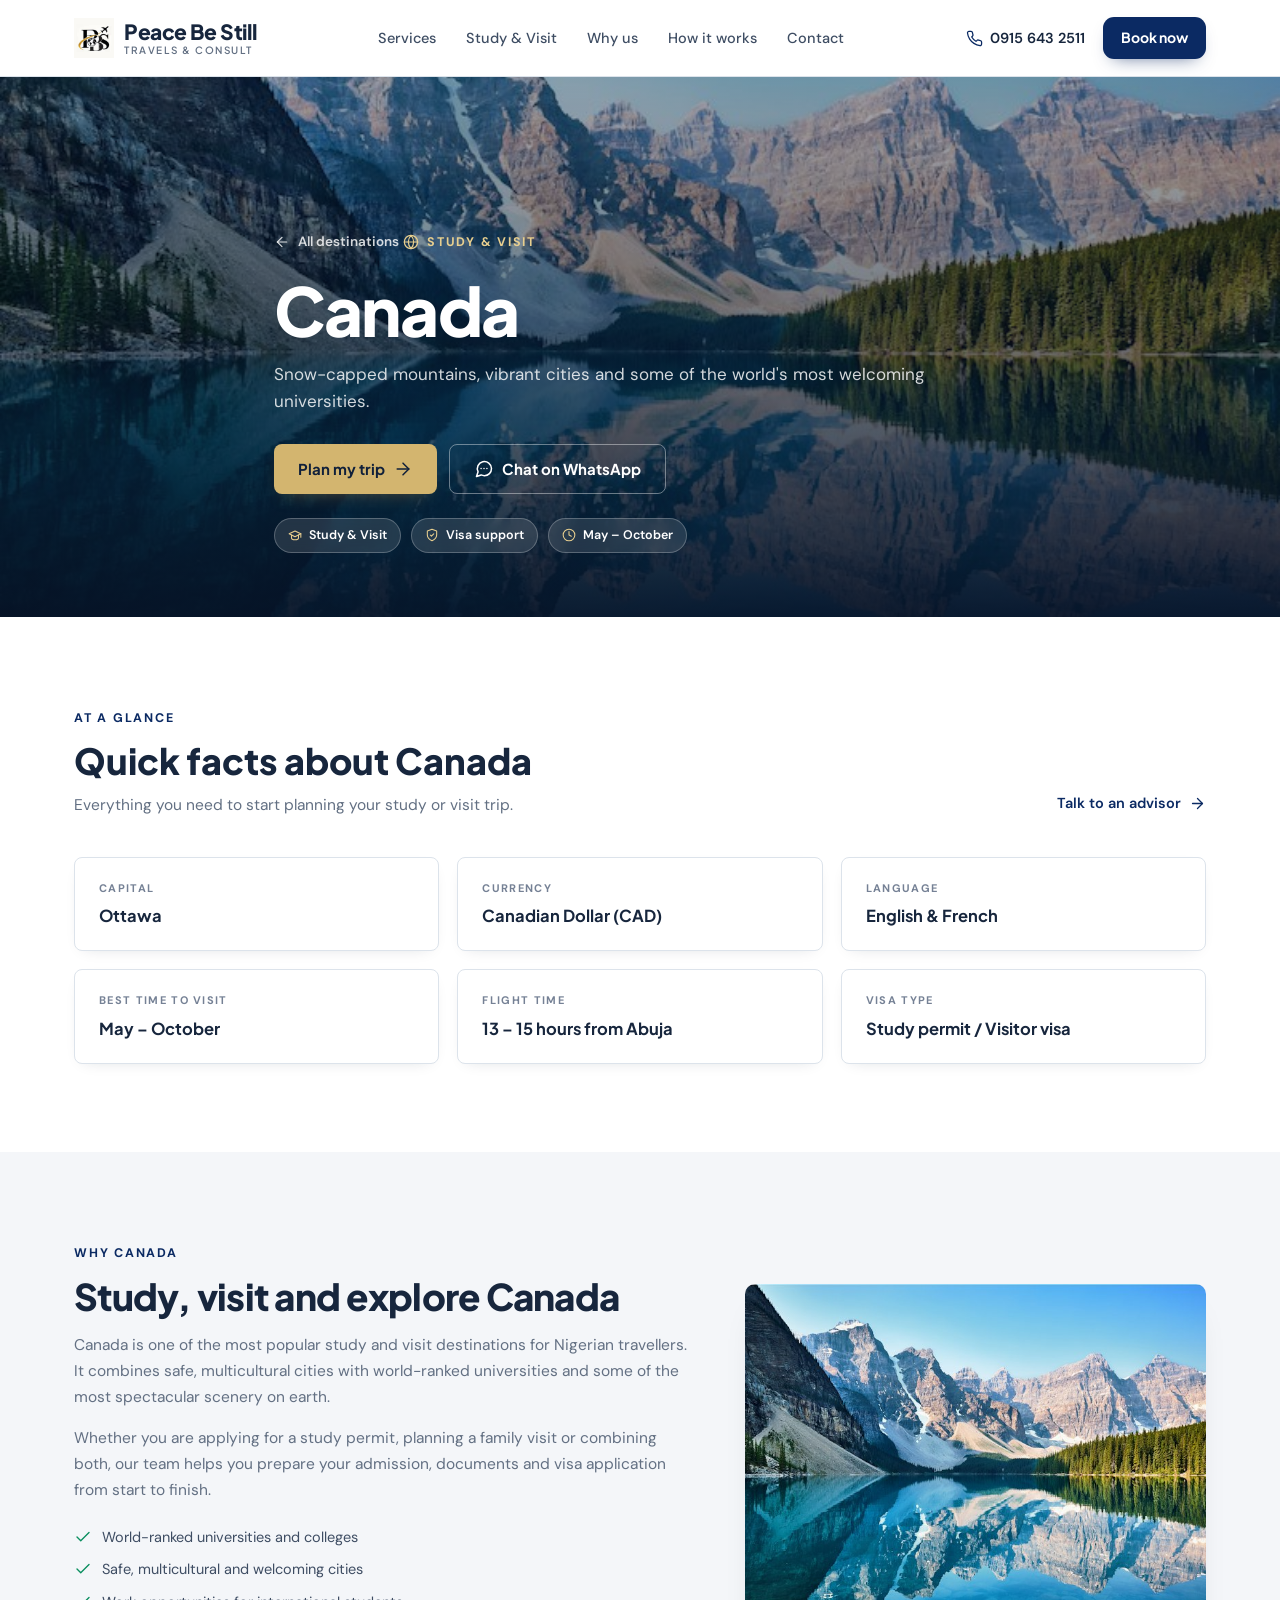
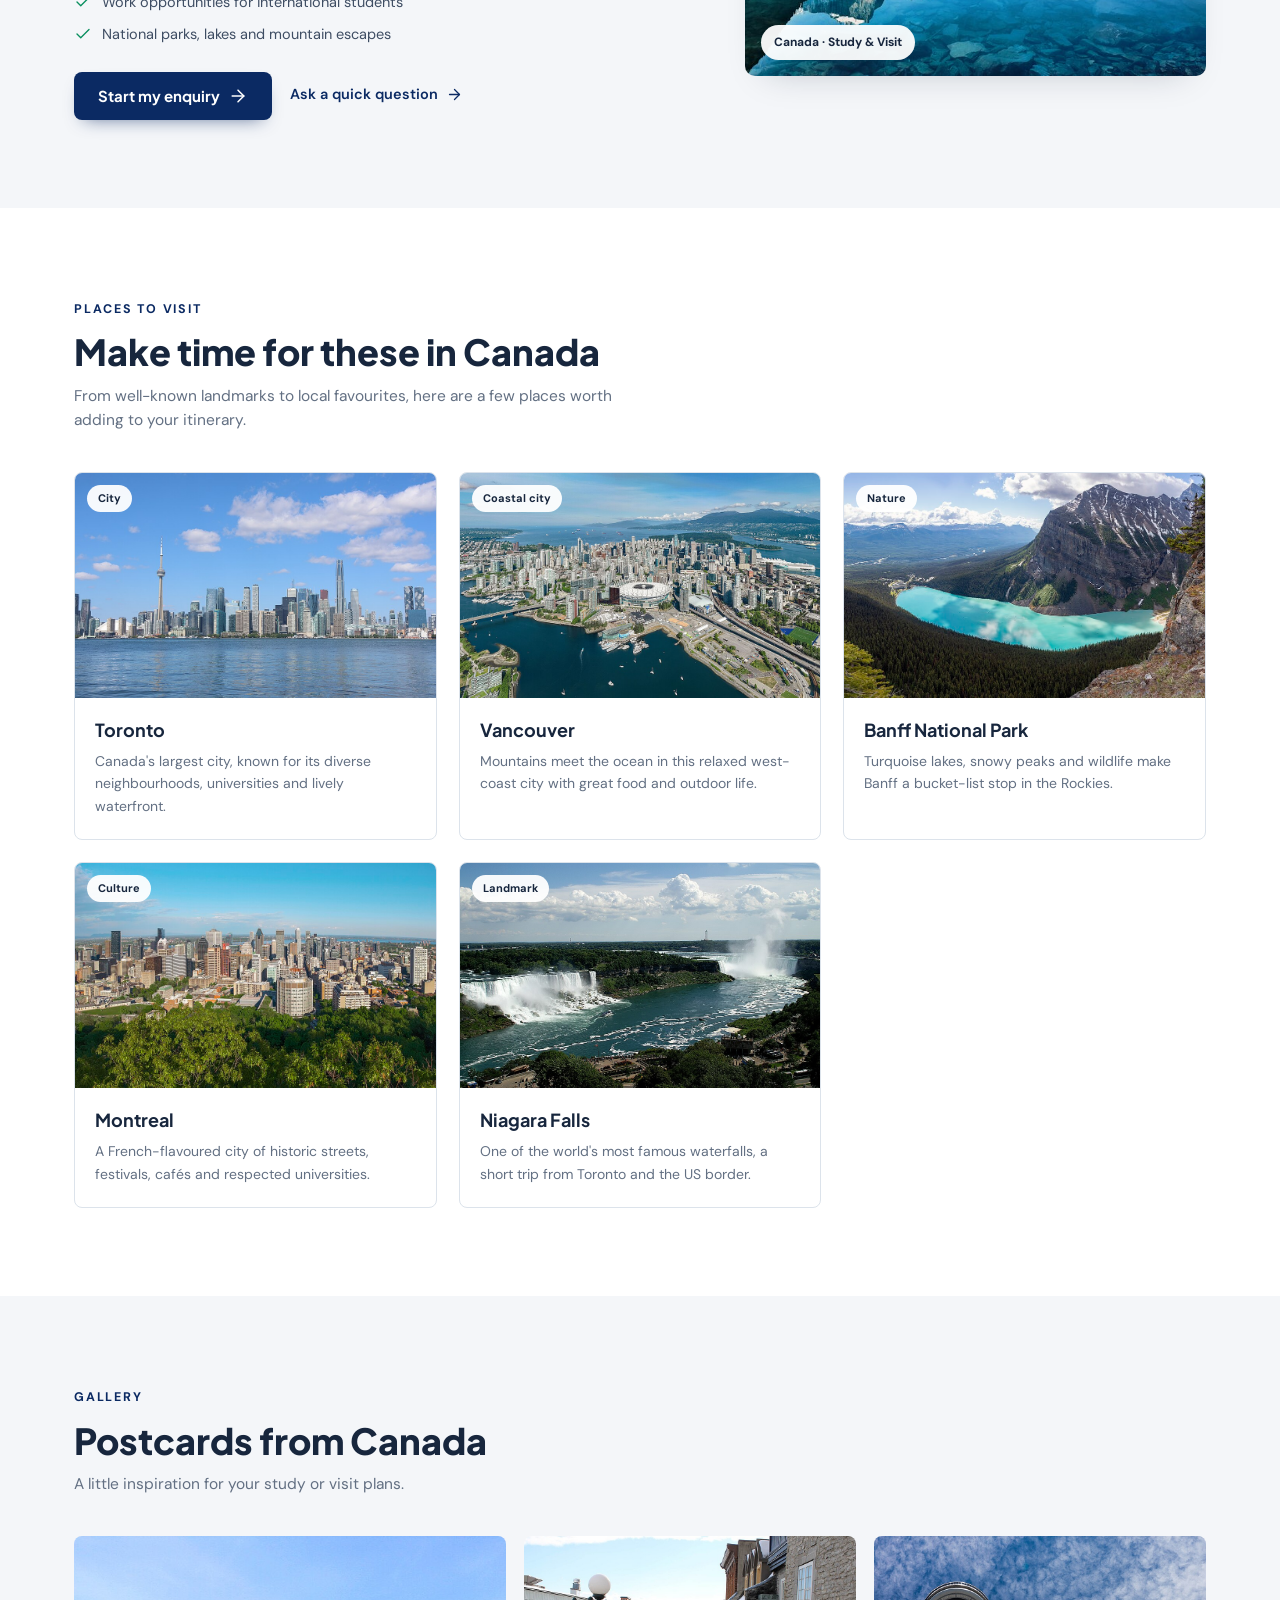
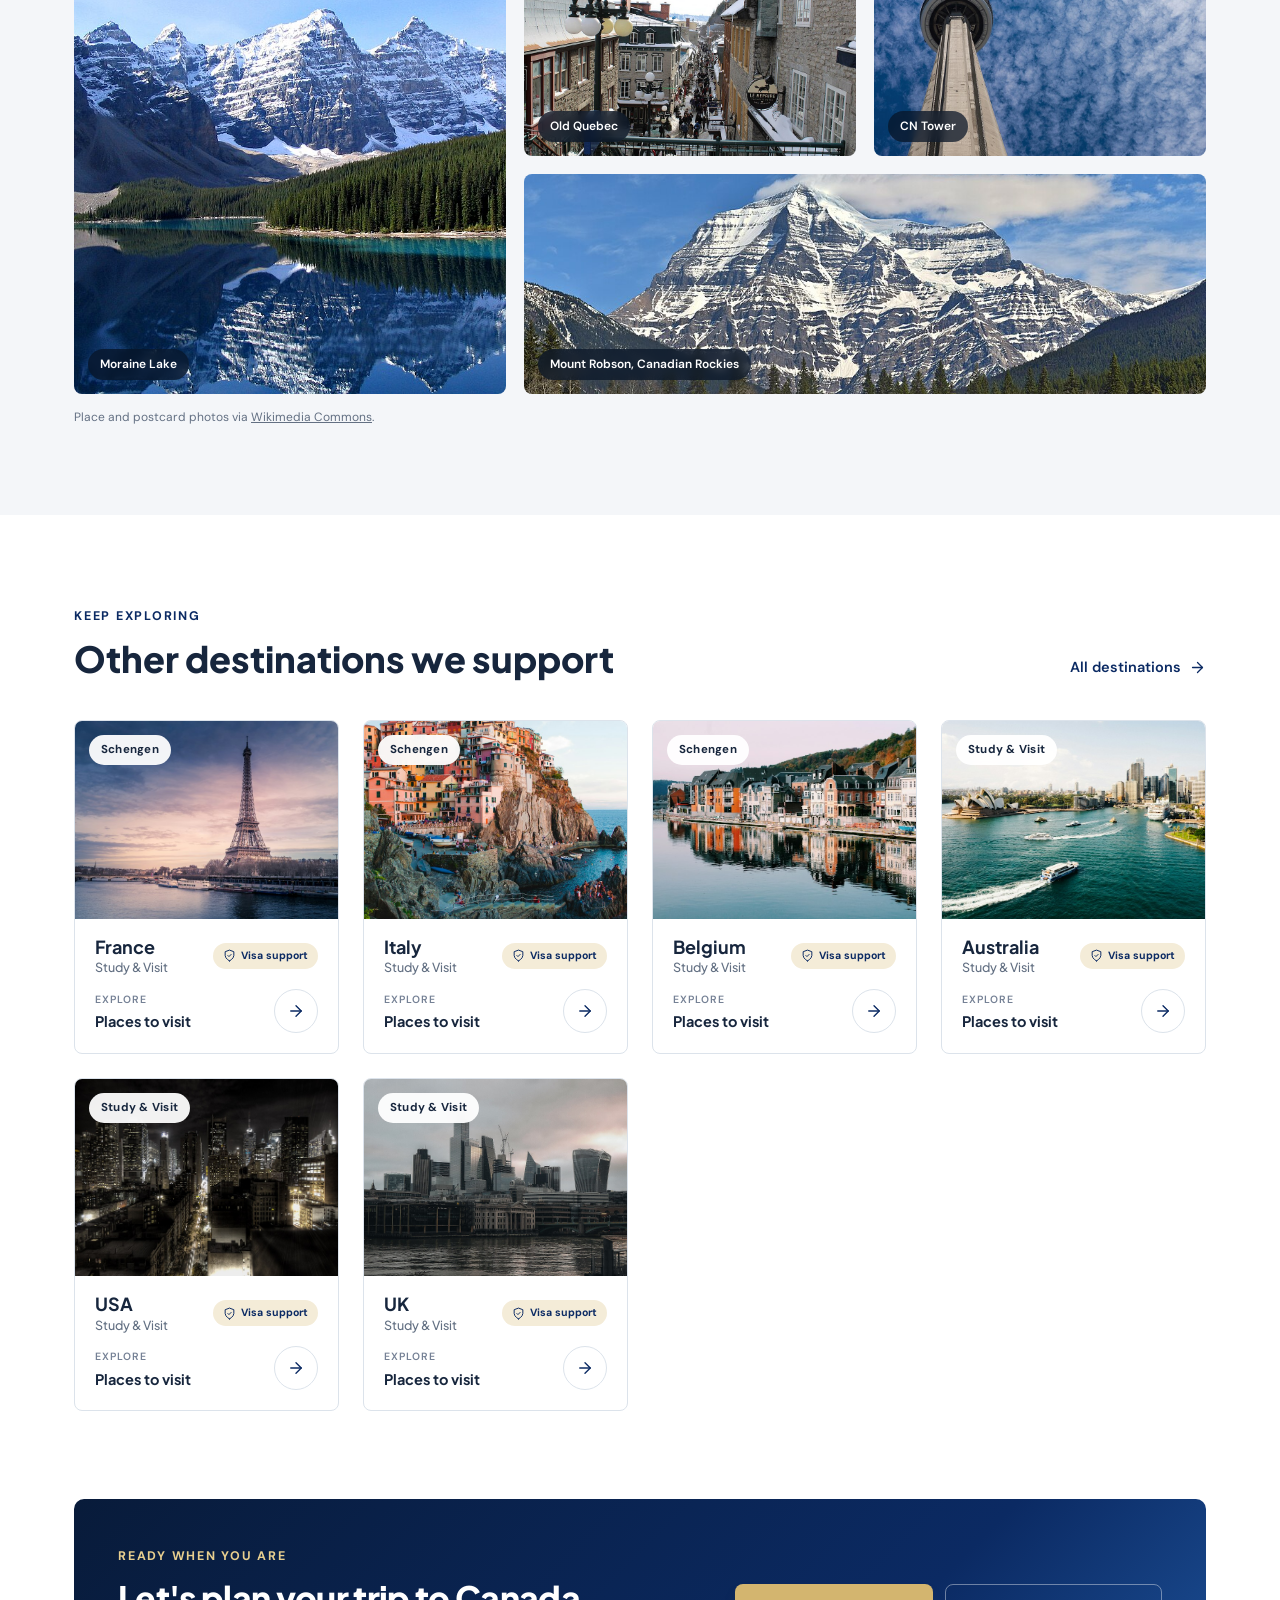
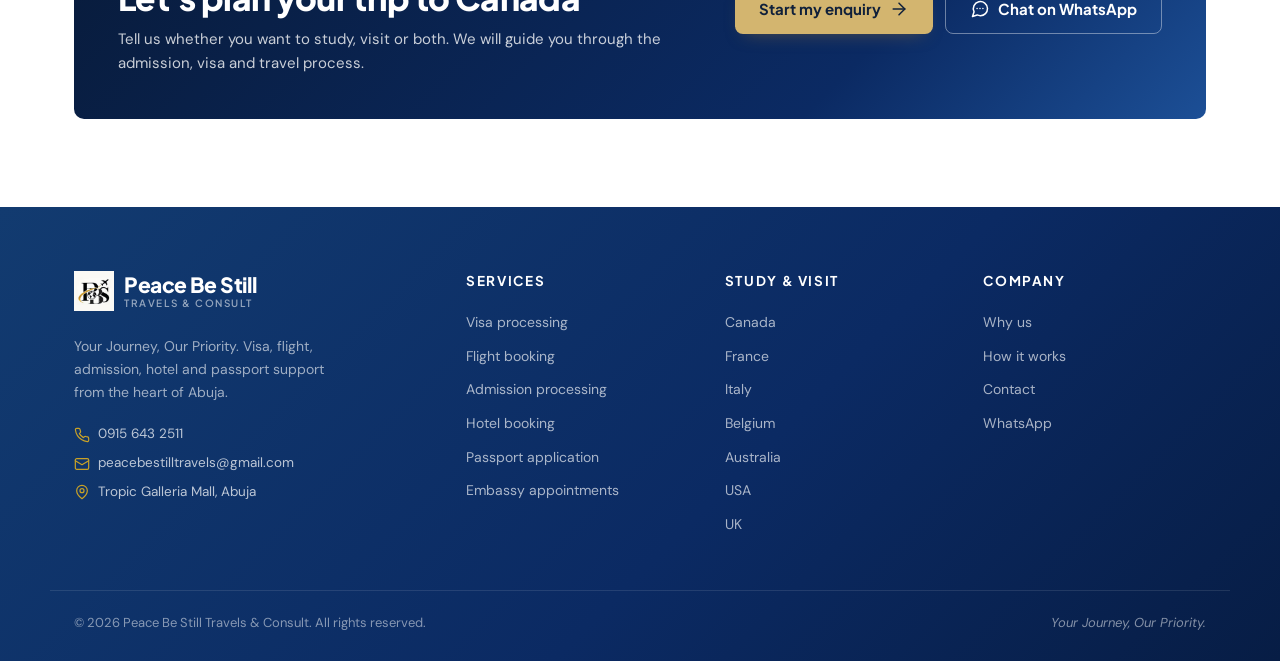
<file: canada.html>
<!DOCTYPE html>
<html lang="en">
<head>
  <meta charset="UTF-8">
  <meta name="viewport" content="width=device-width, initial-scale=1.0">
  <title>Canada — Study &amp; Visit | Peace Be Still Travels &amp; Consult</title>
  <meta name="description" content="Explore study and visit destinations with Peace Be Still Travels & Consult. Discover places to visit, quick facts and travel support before you enquire.">
  <meta name="theme-color" content="#0b2a63">
  <link rel="icon" type="image/png" href="favicon.png">
  <link rel="preconnect" href="https://fonts.googleapis.com">
  <link rel="preconnect" href="https://fonts.gstatic.com" crossorigin>
  <link href="https://fonts.googleapis.com/css2?family=DM+Sans:wght@400;500;600;700&family=Plus+Jakarta+Sans:wght@500;600;700;800&display=swap" rel="stylesheet">
  <link rel="stylesheet" href="styles.css">
</head>
<body data-country="canada">

  <svg class="svg-sprite" aria-hidden="true" width="0" height="0" focusable="false">
    <defs>
      <symbol id="i-plane" viewBox="0 0 24 24"><path d="M17.8 19.2 16 11l3.5-3.5C21 6 21.5 4 21 3c-1-.5-3 0-4.5 1.5L13 8 4.8 6.2c-.5-.1-.9.1-1.1.5l-.3.5c-.2.5-.1 1 .3 1.3L9 12l-2 3H4l-1 1 3 2 2 3 1-1v-3l3-2 3.5 5.3c.3.4.8.5 1.3.3l.5-.2c.4-.3.6-.7.5-1.2z"/></symbol>
      <symbol id="i-calendar" viewBox="0 0 24 24"><rect x="3" y="4" width="18" height="18" rx="2"/><path d="M16 2v4M8 2v4M3 10h18"/></symbol>
      <symbol id="i-users" viewBox="0 0 24 24"><path d="M16 21v-2a4 4 0 0 0-4-4H6a4 4 0 0 0-4 4v2"/><circle cx="9" cy="7" r="4"/><path d="M22 21v-2a4 4 0 0 0-3-3.87"/><path d="M16 3.13a4 4 0 0 1 0 7.75"/></symbol>
      <symbol id="i-chevron" viewBox="0 0 24 24"><path d="m6 9 6 6 6-6"/></symbol>
      <symbol id="i-menu" viewBox="0 0 24 24"><path d="M4 6h16M4 12h16M4 18h16"/></symbol>
      <symbol id="i-close" viewBox="0 0 24 24"><path d="M18 6 6 18M6 6l12 12"/></symbol>
      <symbol id="i-check" viewBox="0 0 24 24"><path d="m20 6-11 11-5-5"/></symbol>
      <symbol id="i-shield" viewBox="0 0 24 24"><path d="M12 22s8-4 8-10V5l-8-3-8 3v7c0 6 8 10 8 10z"/><path d="m9 12 2 2 4-4"/></symbol>
      <symbol id="i-headset" viewBox="0 0 24 24"><path d="M3 18v-6a9 9 0 0 1 18 0v6"/><path d="M21 19a2 2 0 0 1-2 2h-1a2 2 0 0 1-2-2v-3a2 2 0 0 1 2-2h3zM3 19a2 2 0 0 0 2 2h1a2 2 0 0 0 2-2v-3a2 2 0 0 0-2-2H3z"/></symbol>
      <symbol id="i-globe" viewBox="0 0 24 24"><circle cx="12" cy="12" r="10"/><path d="M2 12h20"/><path d="M12 2a15.3 15.3 0 0 1 4 10 15.3 15.3 0 0 1-4 10 15.3 15.3 0 0 1-4-10 15.3 15.3 0 0 1 4-10z"/></symbol>
      <symbol id="i-star" viewBox="0 0 24 24"><path d="m12 2 3.09 6.26L22 9.27l-5 4.87 1.18 6.88L12 17.77l-6.18 3.25L7 14.14 2 9.27l6.91-1.01z"/></symbol>
      <symbol id="i-arrow" viewBox="0 0 24 24"><path d="M5 12h14"/><path d="m12 5 7 7-7 7"/></symbol>
      <symbol id="i-mail" viewBox="0 0 24 24"><rect x="2" y="4" width="20" height="16" rx="2"/><path d="m22 7-10 6L2 7"/></symbol>
      <symbol id="i-phone" viewBox="0 0 24 24"><path d="M22 16.92v3a2 2 0 0 1-2.18 2 19.79 19.79 0 0 1-8.63-3.07 19.5 19.5 0 0 1-6-6A19.79 19.79 0 0 1 2.12 4.18 2 2 0 0 1 4.11 2h3a2 2 0 0 1 2 1.72c.12.9.34 1.79.66 2.64a2 2 0 0 1-.45 2.11L8.09 9.91a16 16 0 0 0 6 6l1.44-1.23a2 2 0 0 1 2.11-.45c.85.32 1.74.54 2.64.66A2 2 0 0 1 22 16.92z"/></symbol>
      <symbol id="i-pin" viewBox="0 0 24 24"><path d="M20 10c0 6-8 12-8 12s-8-6-8-12a8 8 0 0 1 16 0z"/><circle cx="12" cy="10" r="3"/></symbol>
      <symbol id="i-search" viewBox="0 0 24 24"><circle cx="11" cy="11" r="8"/><path d="m21 21-4.3-4.3"/></symbol>
      <symbol id="i-clock" viewBox="0 0 24 24"><circle cx="12" cy="12" r="10"/><path d="M12 6v6l4 2"/></symbol>
      <symbol id="i-graduation" viewBox="0 0 24 24"><path d="M22 10 12 5 2 10l10 5 10-5z"/><path d="M6 12v5c0 1.7 2.7 3 6 3s6-1.3 6-3v-5"/><path d="M22 10v6"/></symbol>
      <symbol id="i-hotel" viewBox="0 0 24 24"><path d="M3 21V5a1 1 0 0 1 1-1h11a1 1 0 0 1 1 1v16"/><path d="M16 9h4a1 1 0 0 1 1 1v11"/><path d="M3 21h18"/><path d="M7 8h4M7 12h4M7 16h4"/></symbol>
      <symbol id="i-landmark" viewBox="0 0 24 24"><path d="M3 22h18"/><path d="M5 22V10M9 22V10M15 22V10M19 22V10"/><path d="m12 2 9 6H3z"/></symbol>
      <symbol id="i-chat" viewBox="0 0 24 24"><path d="M21 11.5a8.4 8.4 0 0 1-8.5 8.5 8.5 8.5 0 0 1-3.9-.9L3 21l1.9-5.6a8.5 8.5 0 1 1 16.1-3.9z"/><path d="M8.5 11.5h.01M12 11.5h.01M15.5 11.5h.01"/></symbol>
      <symbol id="i-file" viewBox="0 0 24 24"><path d="M14 2H6a2 2 0 0 0-2 2v16a2 2 0 0 0 2 2h12a2 2 0 0 0 2-2V8z"/><path d="M14 2v6h6"/><path d="M9 13h6M9 17h6"/></symbol>
    </defs>
  </svg>

  <header class="site-header" id="siteHeader">
    <div class="container header-inner">
      <a class="brand" href="index.html" aria-label="Peace Be Still Travels and Consult home">
        <span class="brand-mark"><img src="favicon.png" alt="" aria-hidden="true"></span>
        <span class="brand-text">
          <span class="brand-name">Peace Be Still</span>
          <span class="brand-sub">Travels &amp; Consult</span>
        </span>
      </a>

      <nav class="main-nav" id="mainNav" aria-label="Main navigation">
        <a href="index.html#services">Services</a>
        <a href="index.html#destinations">Study &amp; Visit</a>
        <a href="index.html#why">Why us</a>
        <a href="index.html#how">How it works</a>
        <a href="index.html#contact">Contact</a>
      </nav>

      <div class="header-actions">
        <a href="tel:+2349156432511" class="link-ghost header-phone">
          <svg class="icon" aria-hidden="true"><use href="#i-phone"/></svg>
          0915 643 2511
        </a>
        <a href="index.html#contact" class="btn btn-primary btn-sm">Book now</a>
        <button class="nav-toggle" id="navToggle" aria-expanded="false" aria-controls="mainNav" aria-label="Toggle navigation">
          <svg class="icon nav-toggle-open" aria-hidden="true"><use href="#i-menu"/></svg>
          <svg class="icon nav-toggle-close" aria-hidden="true"><use href="#i-close"/></svg>
        </button>
      </div>
    </div>
  </header>

  <main>
    <section class="dest-hero" id="destHero">
      <img class="dest-hero-bg" id="destHeroImg" src="dest-canada.jpg" alt="" aria-hidden="true">
      <div class="container dest-hero-inner">
        <a class="dest-back" href="index.html#destinations">
          <svg class="icon" aria-hidden="true"><use href="#i-arrow"/></svg>
          All destinations
        </a>
        <span class="eyebrow eyebrow-light">
          <svg class="icon" aria-hidden="true"><use href="#i-globe"/></svg>
          Study &amp; Visit
        </span>
        <h1 id="destName">Destination</h1>
        <p class="dest-hero-tagline" id="destTagline"></p>
        <div class="dest-hero-actions">
          <a class="btn btn-accent" id="destCta" href="index.html#contact">
            Plan my trip <svg class="icon" aria-hidden="true"><use href="#i-arrow"/></svg>
          </a>
          <a class="btn btn-outline" id="destWhatsApp" href="https://wa.me/2349156432511" target="_blank" rel="noopener">
            <svg class="icon" aria-hidden="true"><use href="#i-chat"/></svg> Chat on WhatsApp
          </a>
        </div>
        <ul class="dest-hero-chips" id="destChips"></ul>
      </div>
    </section>

    <div id="destContent"></div>
  </main>

  <footer class="site-footer" id="support">
    <div class="container footer-top">
      <div class="footer-brand">
        <a class="brand brand-light" href="index.html" aria-label="Peace Be Still Travels and Consult home">
          <span class="brand-mark"><img src="favicon.png" alt="" aria-hidden="true"></span>
          <span class="brand-text">
            <span class="brand-name">Peace Be Still</span>
            <span class="brand-sub">Travels &amp; Consult</span>
          </span>
        </a>
        <p>Your Journey, Our Priority. Visa, flight, admission, hotel and passport support from the heart of Abuja.</p>
        <div class="footer-contact">
          <a href="tel:+2349156432511"><svg class="icon" aria-hidden="true"><use href="#i-phone"/></svg> 0915 643 2511</a>
          <a href="mailto:peacebestilltravels@gmail.com"><svg class="icon" aria-hidden="true"><use href="#i-mail"/></svg> peacebestilltravels@gmail.com</a>
          <a href="https://maps.google.com/?q=Tropic+Galleria+Mall+Muhammadu+Buhari+Way+Central+Business+District+Abuja" target="_blank" rel="noopener"><svg class="icon" aria-hidden="true"><use href="#i-pin"/></svg> Tropic Galleria Mall, Abuja</a>
        </div>
      </div>

      <div class="footer-col">
        <h3>Services</h3>
        <a href="index.html#services">Visa processing</a>
        <a href="index.html#services">Flight booking</a>
        <a href="index.html#services">Admission processing</a>
        <a href="index.html#services">Hotel booking</a>
        <a href="index.html#services">Passport application</a>
        <a href="index.html#services">Embassy appointments</a>
      </div>

      <div class="footer-col">
        <h3>Study &amp; Visit</h3>
        <a href="canada.html">Canada</a>
        <a href="france.html">France</a>
        <a href="italy.html">Italy</a>
        <a href="belgium.html">Belgium</a>
        <a href="australia.html">Australia</a>
        <a href="usa.html">USA</a>
        <a href="uk.html">UK</a>
      </div>

      <div class="footer-col">
        <h3>Company</h3>
        <a href="index.html#why">Why us</a>
        <a href="index.html#how">How it works</a>
        <a href="index.html#contact">Contact</a>
        <a href="https://wa.me/2349156432511" target="_blank" rel="noopener">WhatsApp</a>
      </div>
    </div>

    <div class="container footer-bottom">
      <p>© <span id="year">2026</span> Peace Be Still Travels &amp; Consult. All rights reserved.</p>
      <p class="footer-tagline">Your Journey, Our Priority.</p>
    </div>
  </footer>

  <div class="toast" id="toast" role="status" aria-live="polite"></div>

  <script src="main.js"></script>
  <script src="destination.js"></script>
</body>
</html>
</file>
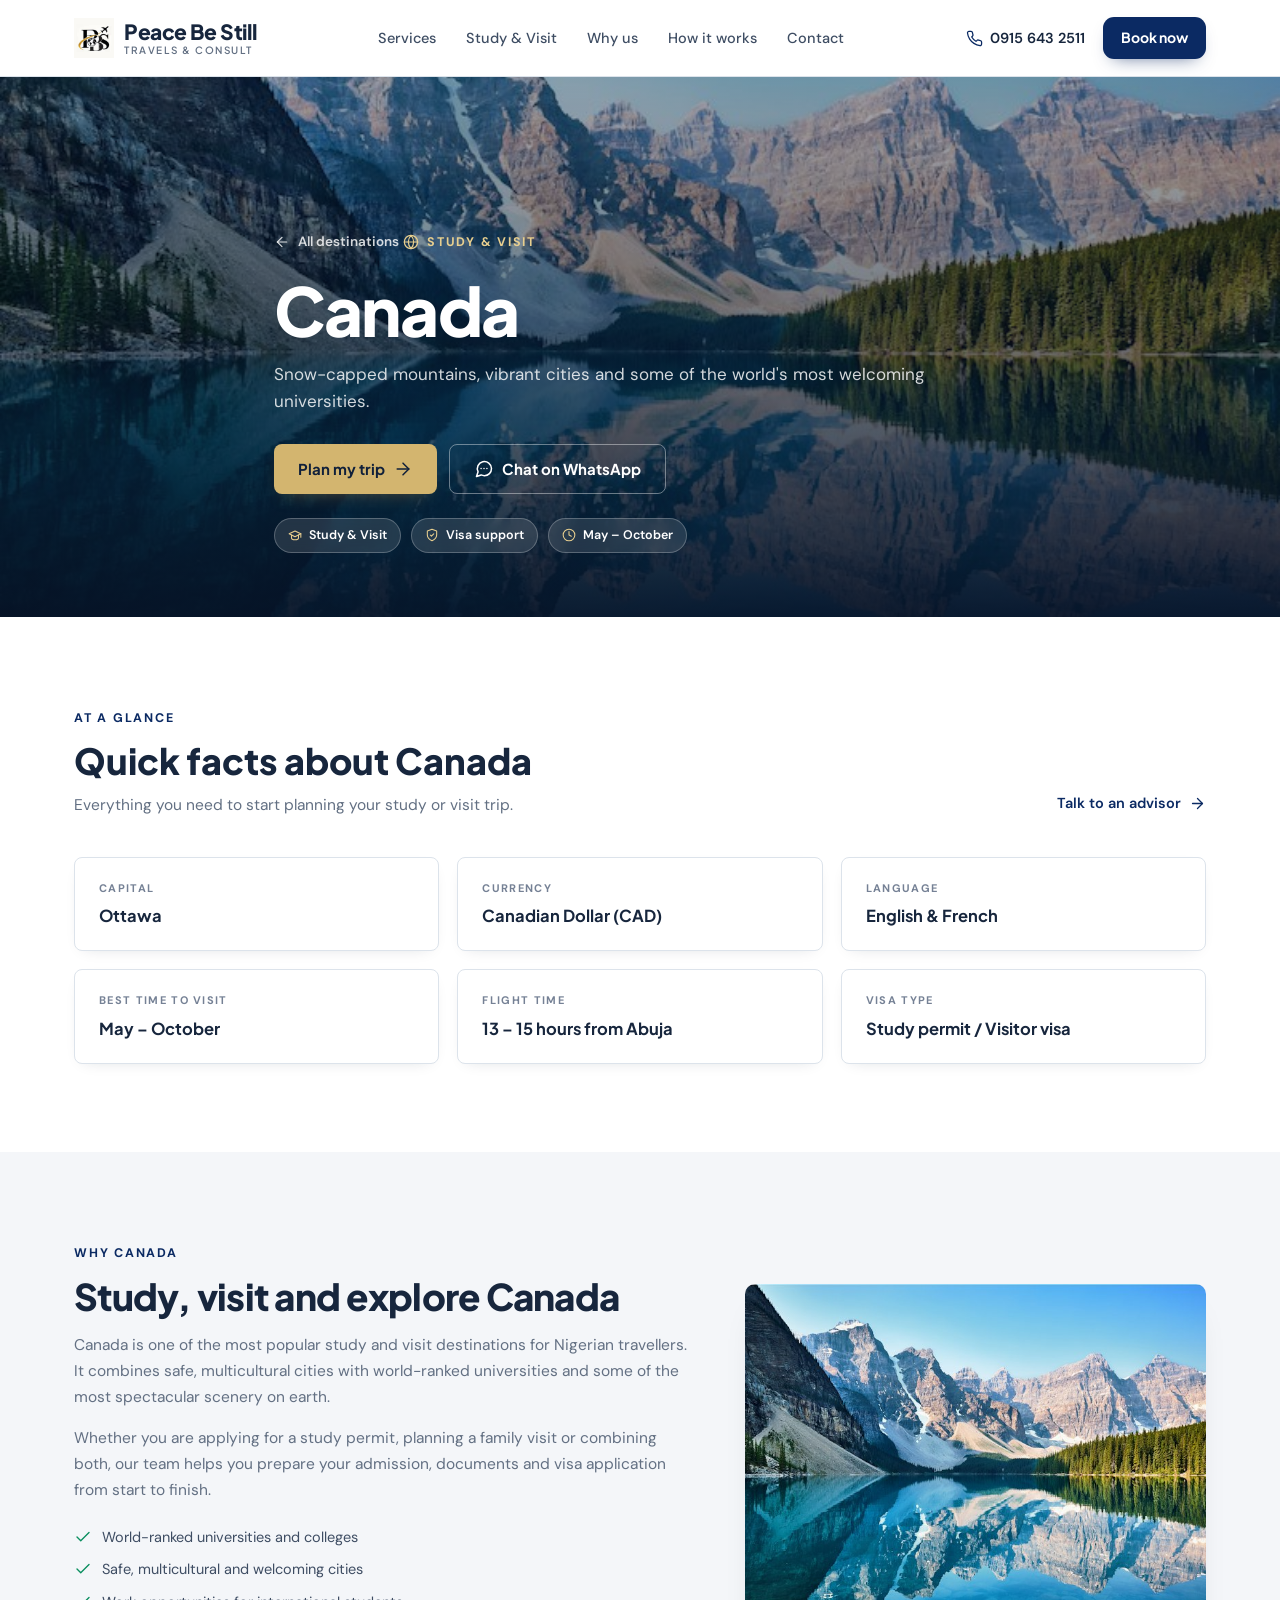
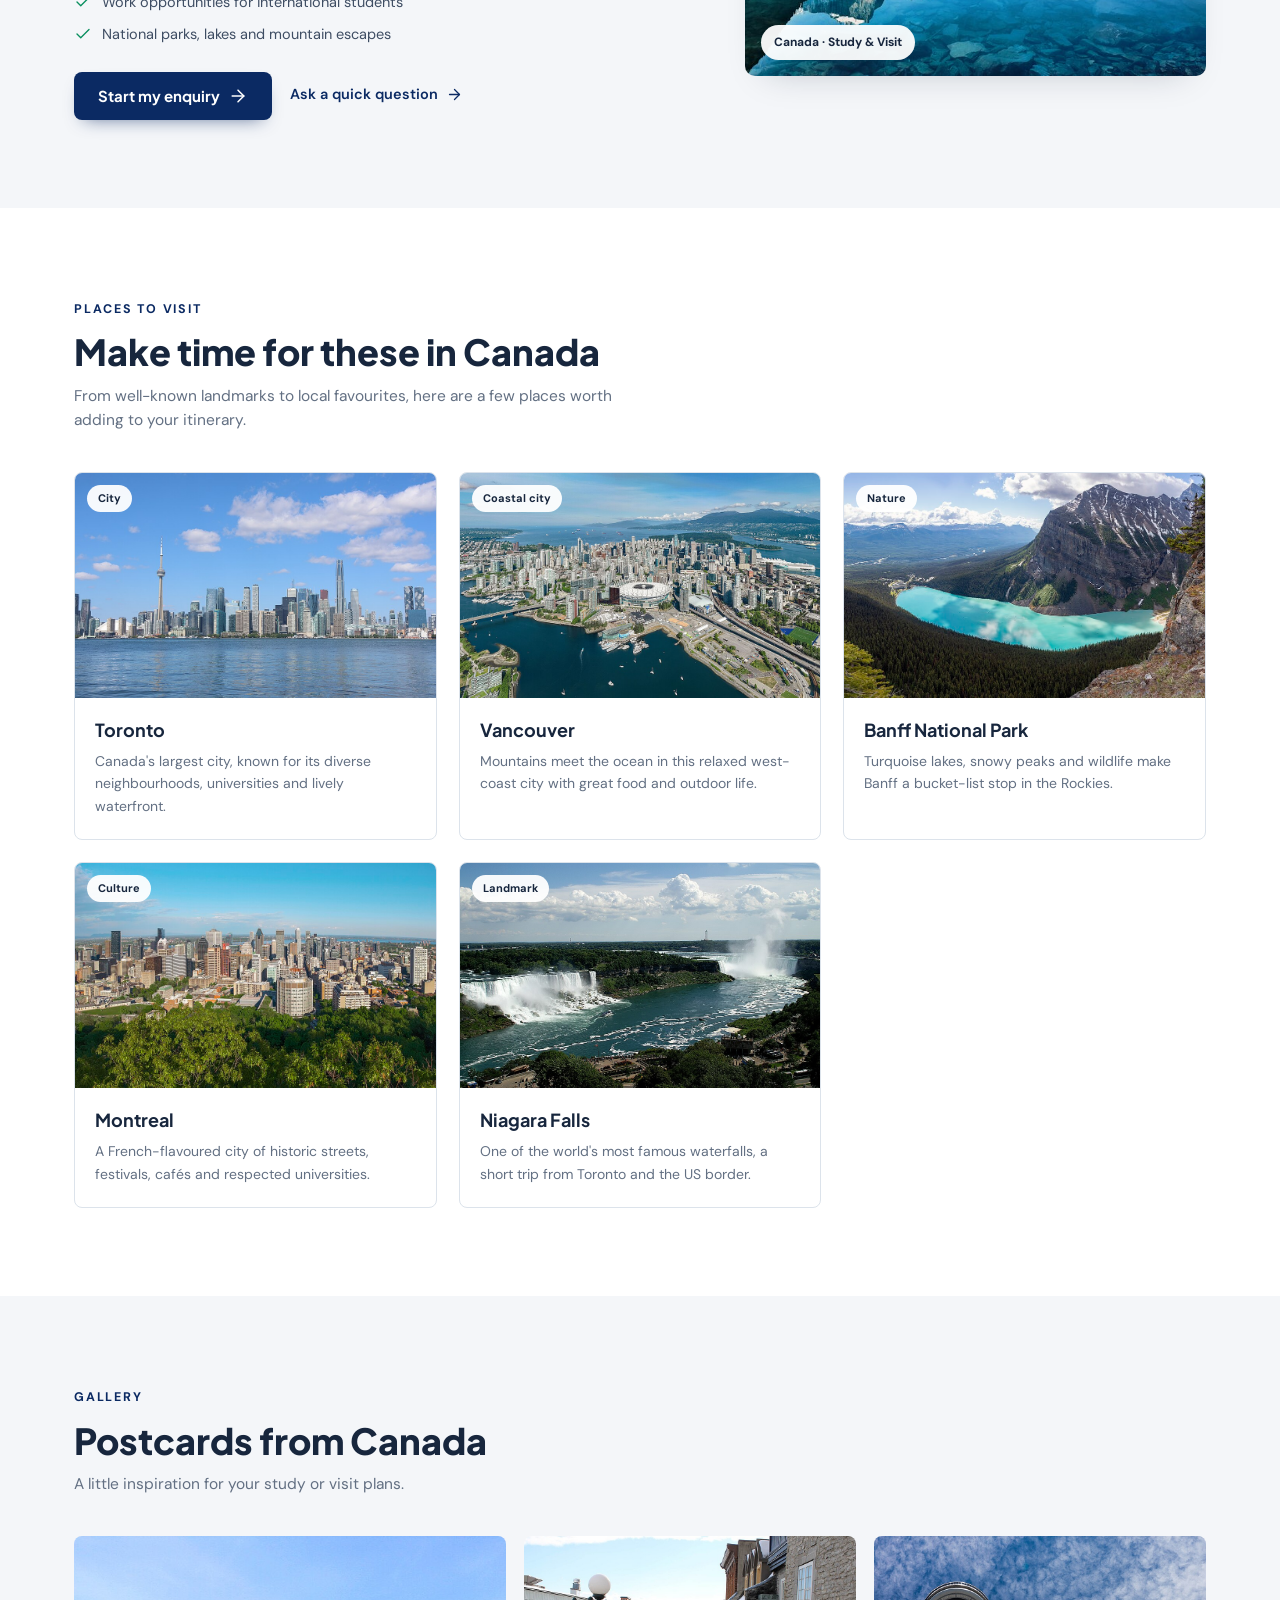
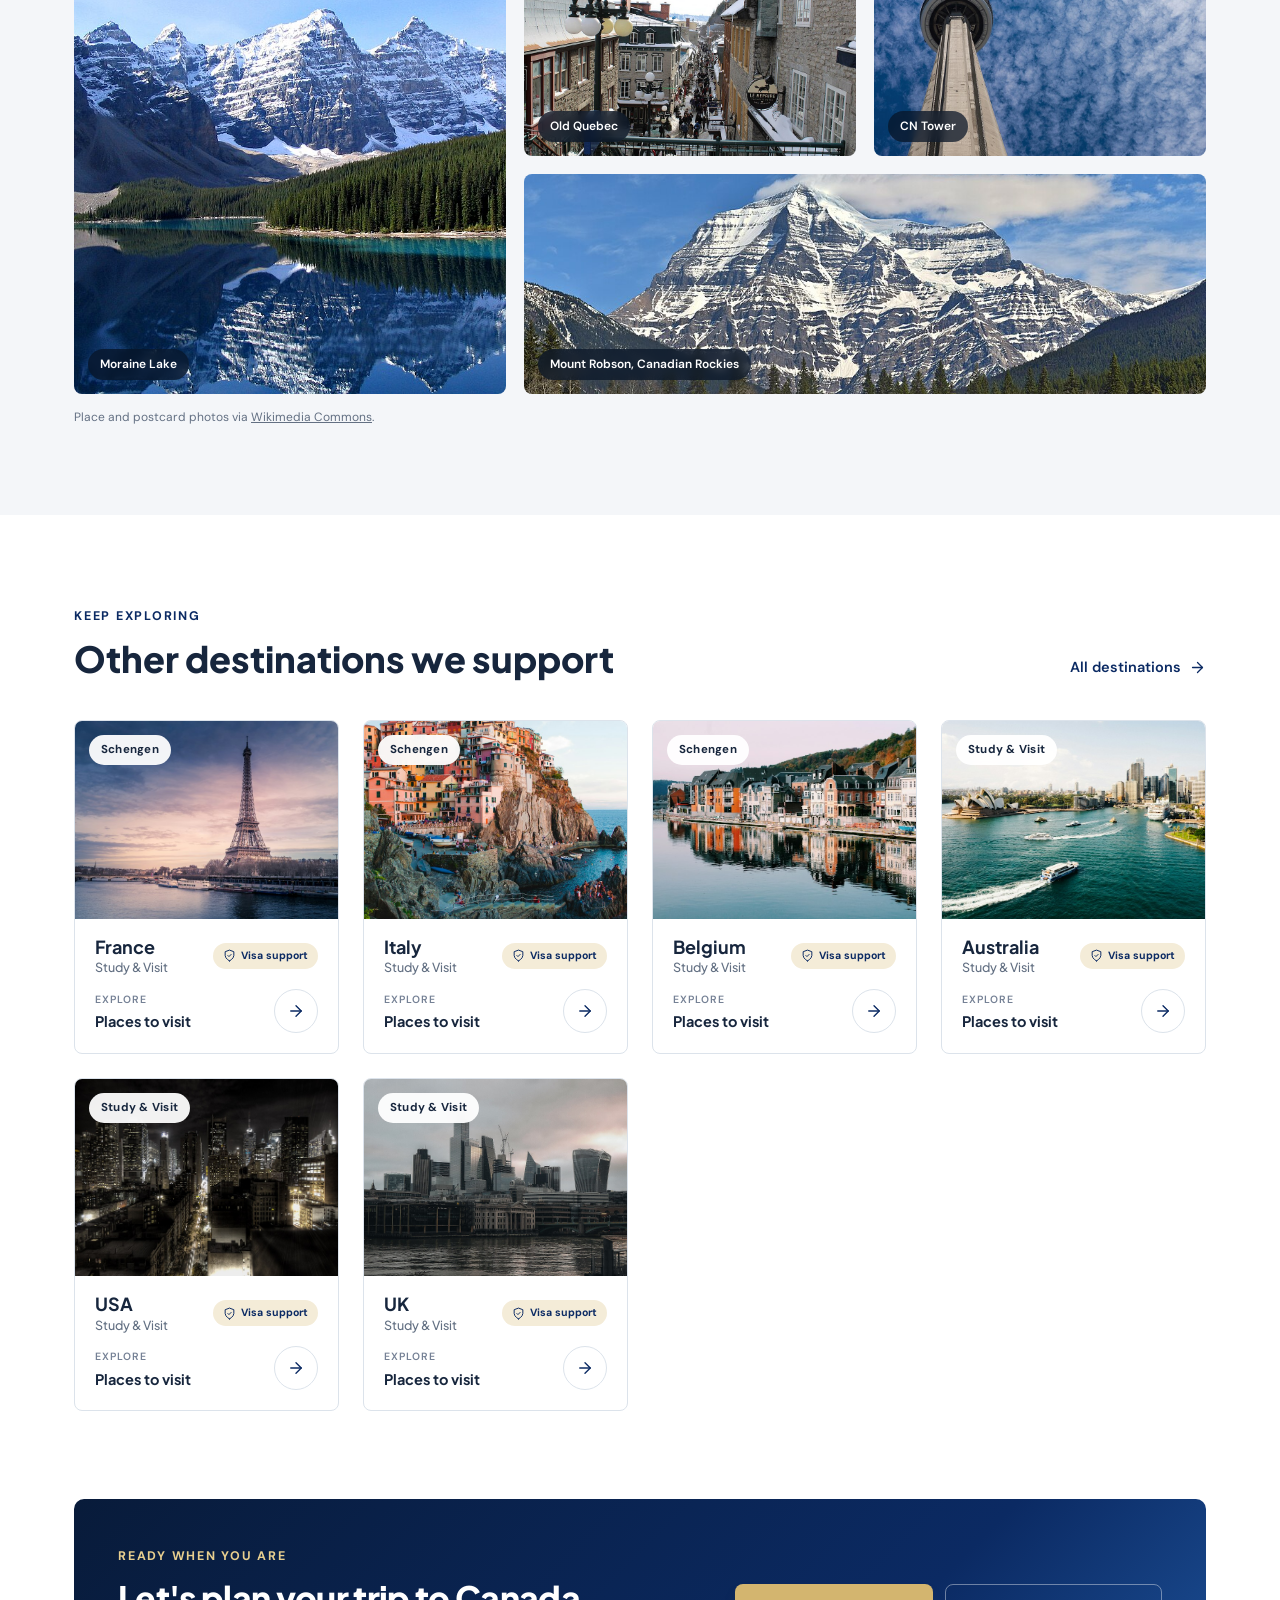
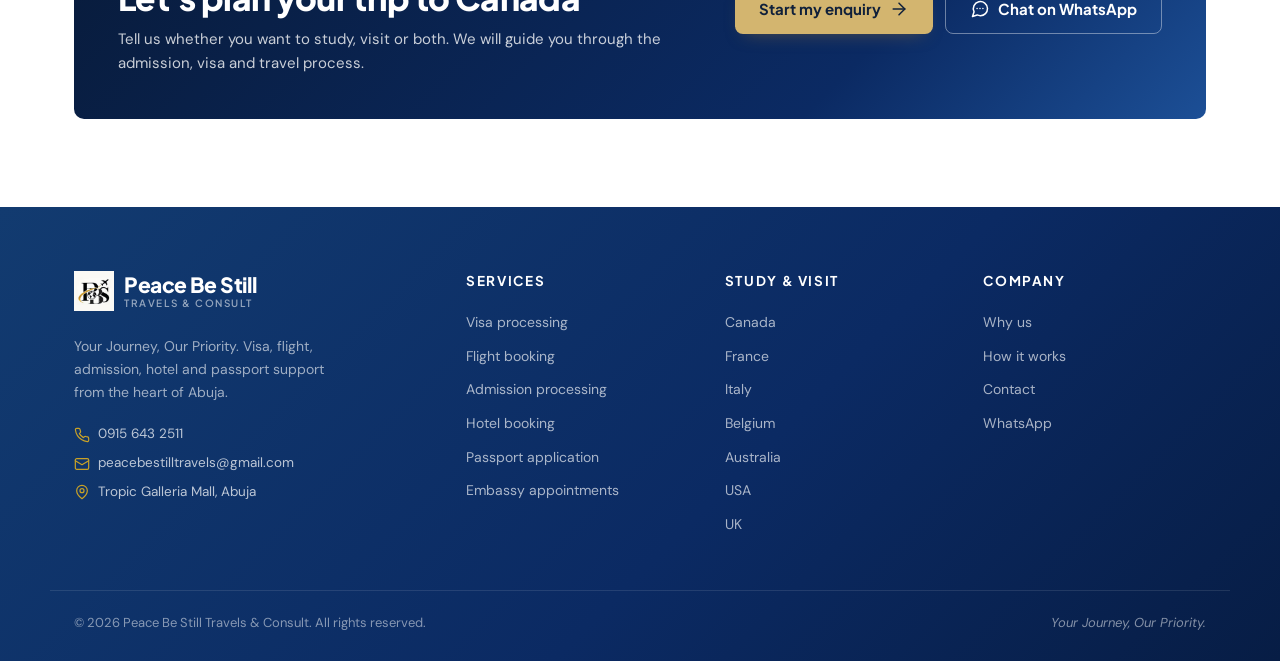
<file: destination.html>
<!DOCTYPE html>
<html lang="en">
<head>
  <meta charset="UTF-8">
  <meta name="viewport" content="width=device-width, initial-scale=1.0">
  <title>Destination — Study &amp; Visit | Peace Be Still Travels &amp; Consult</title>
  <meta name="description" content="Explore study and visit destinations with Peace Be Still Travels & Consult. Discover places to visit, quick facts and travel support before you enquire.">
  <meta name="theme-color" content="#0b2a63">
  <link rel="icon" type="image/png" href="favicon.png">
  <link rel="preconnect" href="https://fonts.googleapis.com">
  <link rel="preconnect" href="https://fonts.gstatic.com" crossorigin>
  <link href="https://fonts.googleapis.com/css2?family=DM+Sans:wght@400;500;600;700&family=Plus+Jakarta+Sans:wght@500;600;700;800&display=swap" rel="stylesheet">
  <link rel="stylesheet" href="styles.css">
</head>
<body>

  <svg class="svg-sprite" aria-hidden="true" width="0" height="0" focusable="false">
    <defs>
      <symbol id="i-plane" viewBox="0 0 24 24"><path d="M17.8 19.2 16 11l3.5-3.5C21 6 21.5 4 21 3c-1-.5-3 0-4.5 1.5L13 8 4.8 6.2c-.5-.1-.9.1-1.1.5l-.3.5c-.2.5-.1 1 .3 1.3L9 12l-2 3H4l-1 1 3 2 2 3 1-1v-3l3-2 3.5 5.3c.3.4.8.5 1.3.3l.5-.2c.4-.3.6-.7.5-1.2z"/></symbol>
      <symbol id="i-calendar" viewBox="0 0 24 24"><rect x="3" y="4" width="18" height="18" rx="2"/><path d="M16 2v4M8 2v4M3 10h18"/></symbol>
      <symbol id="i-users" viewBox="0 0 24 24"><path d="M16 21v-2a4 4 0 0 0-4-4H6a4 4 0 0 0-4 4v2"/><circle cx="9" cy="7" r="4"/><path d="M22 21v-2a4 4 0 0 0-3-3.87"/><path d="M16 3.13a4 4 0 0 1 0 7.75"/></symbol>
      <symbol id="i-chevron" viewBox="0 0 24 24"><path d="m6 9 6 6 6-6"/></symbol>
      <symbol id="i-menu" viewBox="0 0 24 24"><path d="M4 6h16M4 12h16M4 18h16"/></symbol>
      <symbol id="i-close" viewBox="0 0 24 24"><path d="M18 6 6 18M6 6l12 12"/></symbol>
      <symbol id="i-check" viewBox="0 0 24 24"><path d="m20 6-11 11-5-5"/></symbol>
      <symbol id="i-shield" viewBox="0 0 24 24"><path d="M12 22s8-4 8-10V5l-8-3-8 3v7c0 6 8 10 8 10z"/><path d="m9 12 2 2 4-4"/></symbol>
      <symbol id="i-headset" viewBox="0 0 24 24"><path d="M3 18v-6a9 9 0 0 1 18 0v6"/><path d="M21 19a2 2 0 0 1-2 2h-1a2 2 0 0 1-2-2v-3a2 2 0 0 1 2-2h3zM3 19a2 2 0 0 0 2 2h1a2 2 0 0 0 2-2v-3a2 2 0 0 0-2-2H3z"/></symbol>
      <symbol id="i-globe" viewBox="0 0 24 24"><circle cx="12" cy="12" r="10"/><path d="M2 12h20"/><path d="M12 2a15.3 15.3 0 0 1 4 10 15.3 15.3 0 0 1-4 10 15.3 15.3 0 0 1-4-10 15.3 15.3 0 0 1 4-10z"/></symbol>
      <symbol id="i-star" viewBox="0 0 24 24"><path d="m12 2 3.09 6.26L22 9.27l-5 4.87 1.18 6.88L12 17.77l-6.18 3.25L7 14.14 2 9.27l6.91-1.01z"/></symbol>
      <symbol id="i-arrow" viewBox="0 0 24 24"><path d="M5 12h14"/><path d="m12 5 7 7-7 7"/></symbol>
      <symbol id="i-mail" viewBox="0 0 24 24"><rect x="2" y="4" width="20" height="16" rx="2"/><path d="m22 7-10 6L2 7"/></symbol>
      <symbol id="i-phone" viewBox="0 0 24 24"><path d="M22 16.92v3a2 2 0 0 1-2.18 2 19.79 19.79 0 0 1-8.63-3.07 19.5 19.5 0 0 1-6-6A19.79 19.79 0 0 1 2.12 4.18 2 2 0 0 1 4.11 2h3a2 2 0 0 1 2 1.72c.12.9.34 1.79.66 2.64a2 2 0 0 1-.45 2.11L8.09 9.91a16 16 0 0 0 6 6l1.44-1.23a2 2 0 0 1 2.11-.45c.85.32 1.74.54 2.64.66A2 2 0 0 1 22 16.92z"/></symbol>
      <symbol id="i-pin" viewBox="0 0 24 24"><path d="M20 10c0 6-8 12-8 12s-8-6-8-12a8 8 0 0 1 16 0z"/><circle cx="12" cy="10" r="3"/></symbol>
      <symbol id="i-search" viewBox="0 0 24 24"><circle cx="11" cy="11" r="8"/><path d="m21 21-4.3-4.3"/></symbol>
      <symbol id="i-clock" viewBox="0 0 24 24"><circle cx="12" cy="12" r="10"/><path d="M12 6v6l4 2"/></symbol>
      <symbol id="i-graduation" viewBox="0 0 24 24"><path d="M22 10 12 5 2 10l10 5 10-5z"/><path d="M6 12v5c0 1.7 2.7 3 6 3s6-1.3 6-3v-5"/><path d="M22 10v6"/></symbol>
      <symbol id="i-hotel" viewBox="0 0 24 24"><path d="M3 21V5a1 1 0 0 1 1-1h11a1 1 0 0 1 1 1v16"/><path d="M16 9h4a1 1 0 0 1 1 1v11"/><path d="M3 21h18"/><path d="M7 8h4M7 12h4M7 16h4"/></symbol>
      <symbol id="i-landmark" viewBox="0 0 24 24"><path d="M3 22h18"/><path d="M5 22V10M9 22V10M15 22V10M19 22V10"/><path d="m12 2 9 6H3z"/></symbol>
      <symbol id="i-chat" viewBox="0 0 24 24"><path d="M21 11.5a8.4 8.4 0 0 1-8.5 8.5 8.5 8.5 0 0 1-3.9-.9L3 21l1.9-5.6a8.5 8.5 0 1 1 16.1-3.9z"/><path d="M8.5 11.5h.01M12 11.5h.01M15.5 11.5h.01"/></symbol>
      <symbol id="i-file" viewBox="0 0 24 24"><path d="M14 2H6a2 2 0 0 0-2 2v16a2 2 0 0 0 2 2h12a2 2 0 0 0 2-2V8z"/><path d="M14 2v6h6"/><path d="M9 13h6M9 17h6"/></symbol>
    </defs>
  </svg>

  <header class="site-header" id="siteHeader">
    <div class="container header-inner">
      <a class="brand" href="index.html" aria-label="Peace Be Still Travels and Consult home">
        <span class="brand-mark"><img src="favicon.png" alt="" aria-hidden="true"></span>
        <span class="brand-text">
          <span class="brand-name">Peace Be Still</span>
          <span class="brand-sub">Travels &amp; Consult</span>
        </span>
      </a>

      <nav class="main-nav" id="mainNav" aria-label="Main navigation">
        <a href="index.html#services">Services</a>
        <a href="index.html#destinations">Study &amp; Visit</a>
        <a href="index.html#why">Why us</a>
        <a href="index.html#how">How it works</a>
        <a href="index.html#contact">Contact</a>
      </nav>

      <div class="header-actions">
        <a href="tel:+2349156432511" class="link-ghost header-phone">
          <svg class="icon" aria-hidden="true"><use href="#i-phone"/></svg>
          0915 643 2511
        </a>
        <a href="index.html#contact" class="btn btn-primary btn-sm">Book now</a>
        <button class="nav-toggle" id="navToggle" aria-expanded="false" aria-controls="mainNav" aria-label="Toggle navigation">
          <svg class="icon nav-toggle-open" aria-hidden="true"><use href="#i-menu"/></svg>
          <svg class="icon nav-toggle-close" aria-hidden="true"><use href="#i-close"/></svg>
        </button>
      </div>
    </div>
  </header>

  <main>
    <section class="dest-hero" id="destHero">
      <img class="dest-hero-bg" id="destHeroImg" src="dest-canada.jpg" alt="" aria-hidden="true">
      <div class="container dest-hero-inner">
        <a class="dest-back" href="index.html#destinations">
          <svg class="icon" aria-hidden="true"><use href="#i-arrow"/></svg>
          All destinations
        </a>
        <span class="eyebrow eyebrow-light">
          <svg class="icon" aria-hidden="true"><use href="#i-globe"/></svg>
          Study &amp; Visit
        </span>
        <h1 id="destName">Destination</h1>
        <p class="dest-hero-tagline" id="destTagline"></p>
        <div class="dest-hero-actions">
          <a class="btn btn-accent" id="destCta" href="index.html#contact">
            Plan my trip <svg class="icon" aria-hidden="true"><use href="#i-arrow"/></svg>
          </a>
          <a class="btn btn-outline" id="destWhatsApp" href="https://wa.me/2349156432511" target="_blank" rel="noopener">
            <svg class="icon" aria-hidden="true"><use href="#i-chat"/></svg> Chat on WhatsApp
          </a>
        </div>
        <ul class="dest-hero-chips" id="destChips"></ul>
      </div>
    </section>

    <div id="destContent"></div>
  </main>

  <footer class="site-footer" id="support">
    <div class="container footer-top">
      <div class="footer-brand">
        <a class="brand brand-light" href="index.html" aria-label="Peace Be Still Travels and Consult home">
          <span class="brand-mark"><img src="favicon.png" alt="" aria-hidden="true"></span>
          <span class="brand-text">
            <span class="brand-name">Peace Be Still</span>
            <span class="brand-sub">Travels &amp; Consult</span>
          </span>
        </a>
        <p>Your Journey, Our Priority. Visa, flight, admission, hotel and passport support from the heart of Abuja.</p>
        <div class="footer-contact">
          <a href="tel:+2349156432511"><svg class="icon" aria-hidden="true"><use href="#i-phone"/></svg> 0915 643 2511</a>
          <a href="mailto:peacebestilltravels@gmail.com"><svg class="icon" aria-hidden="true"><use href="#i-mail"/></svg> peacebestilltravels@gmail.com</a>
          <a href="https://maps.google.com/?q=Tropic+Galleria+Mall+Muhammadu+Buhari+Way+Central+Business+District+Abuja" target="_blank" rel="noopener"><svg class="icon" aria-hidden="true"><use href="#i-pin"/></svg> Tropic Galleria Mall, Abuja</a>
        </div>
      </div>

      <div class="footer-col">
        <h3>Services</h3>
        <a href="index.html#services">Visa processing</a>
        <a href="index.html#services">Flight booking</a>
        <a href="index.html#services">Admission processing</a>
        <a href="index.html#services">Hotel booking</a>
        <a href="index.html#services">Passport application</a>
        <a href="index.html#services">Embassy appointments</a>
      </div>

      <div class="footer-col">
        <h3>Study &amp; Visit</h3>
        <a href="canada.html">Canada</a>
        <a href="france.html">France</a>
        <a href="italy.html">Italy</a>
        <a href="belgium.html">Belgium</a>
        <a href="australia.html">Australia</a>
        <a href="usa.html">USA</a>
        <a href="uk.html">UK</a>
      </div>

      <div class="footer-col">
        <h3>Company</h3>
        <a href="index.html#why">Why us</a>
        <a href="index.html#how">How it works</a>
        <a href="index.html#contact">Contact</a>
        <a href="https://wa.me/2349156432511" target="_blank" rel="noopener">WhatsApp</a>
      </div>
    </div>

    <div class="container footer-bottom">
      <p>© <span id="year">2026</span> Peace Be Still Travels &amp; Consult. All rights reserved.</p>
      <p class="footer-tagline">Your Journey, Our Priority.</p>
    </div>
  </footer>

  <div class="toast" id="toast" role="status" aria-live="polite"></div>

  <script src="main.js"></script>
  <script src="destination.js"></script>
</body>
</html>
</file>
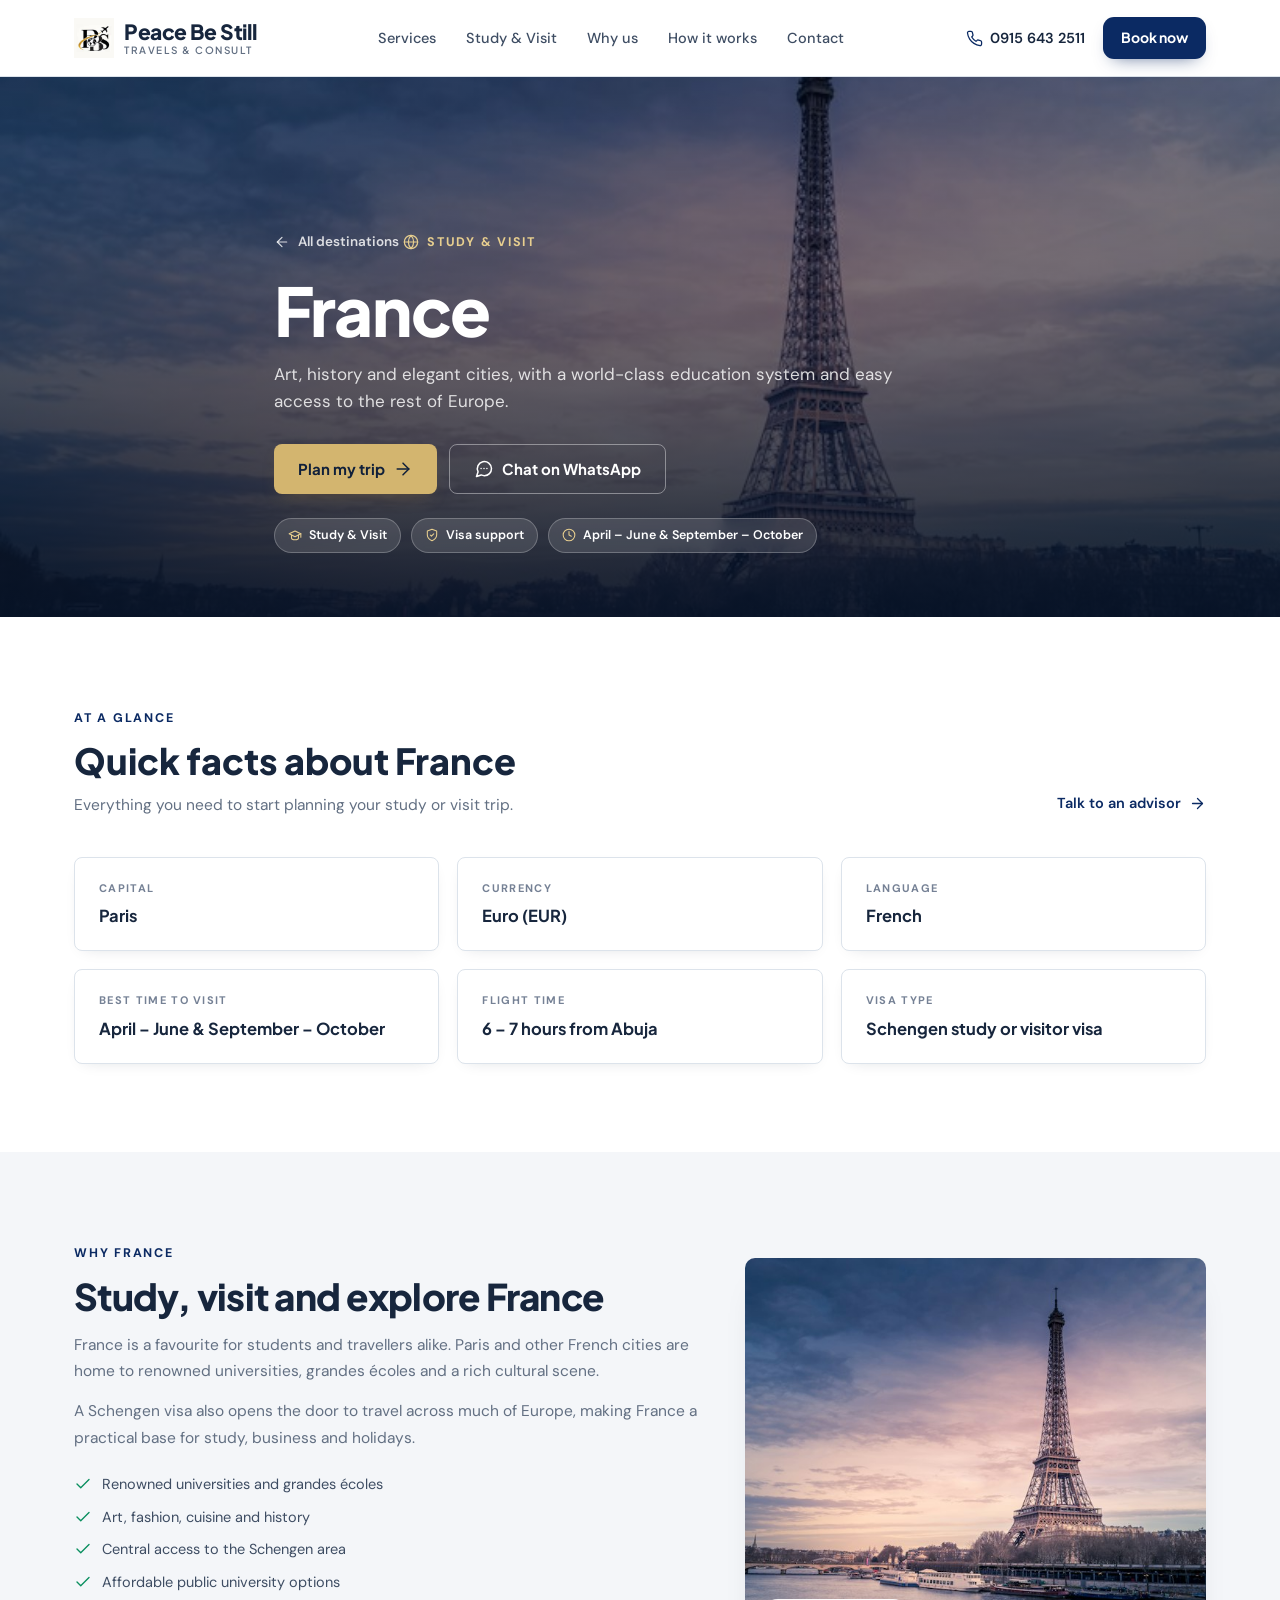
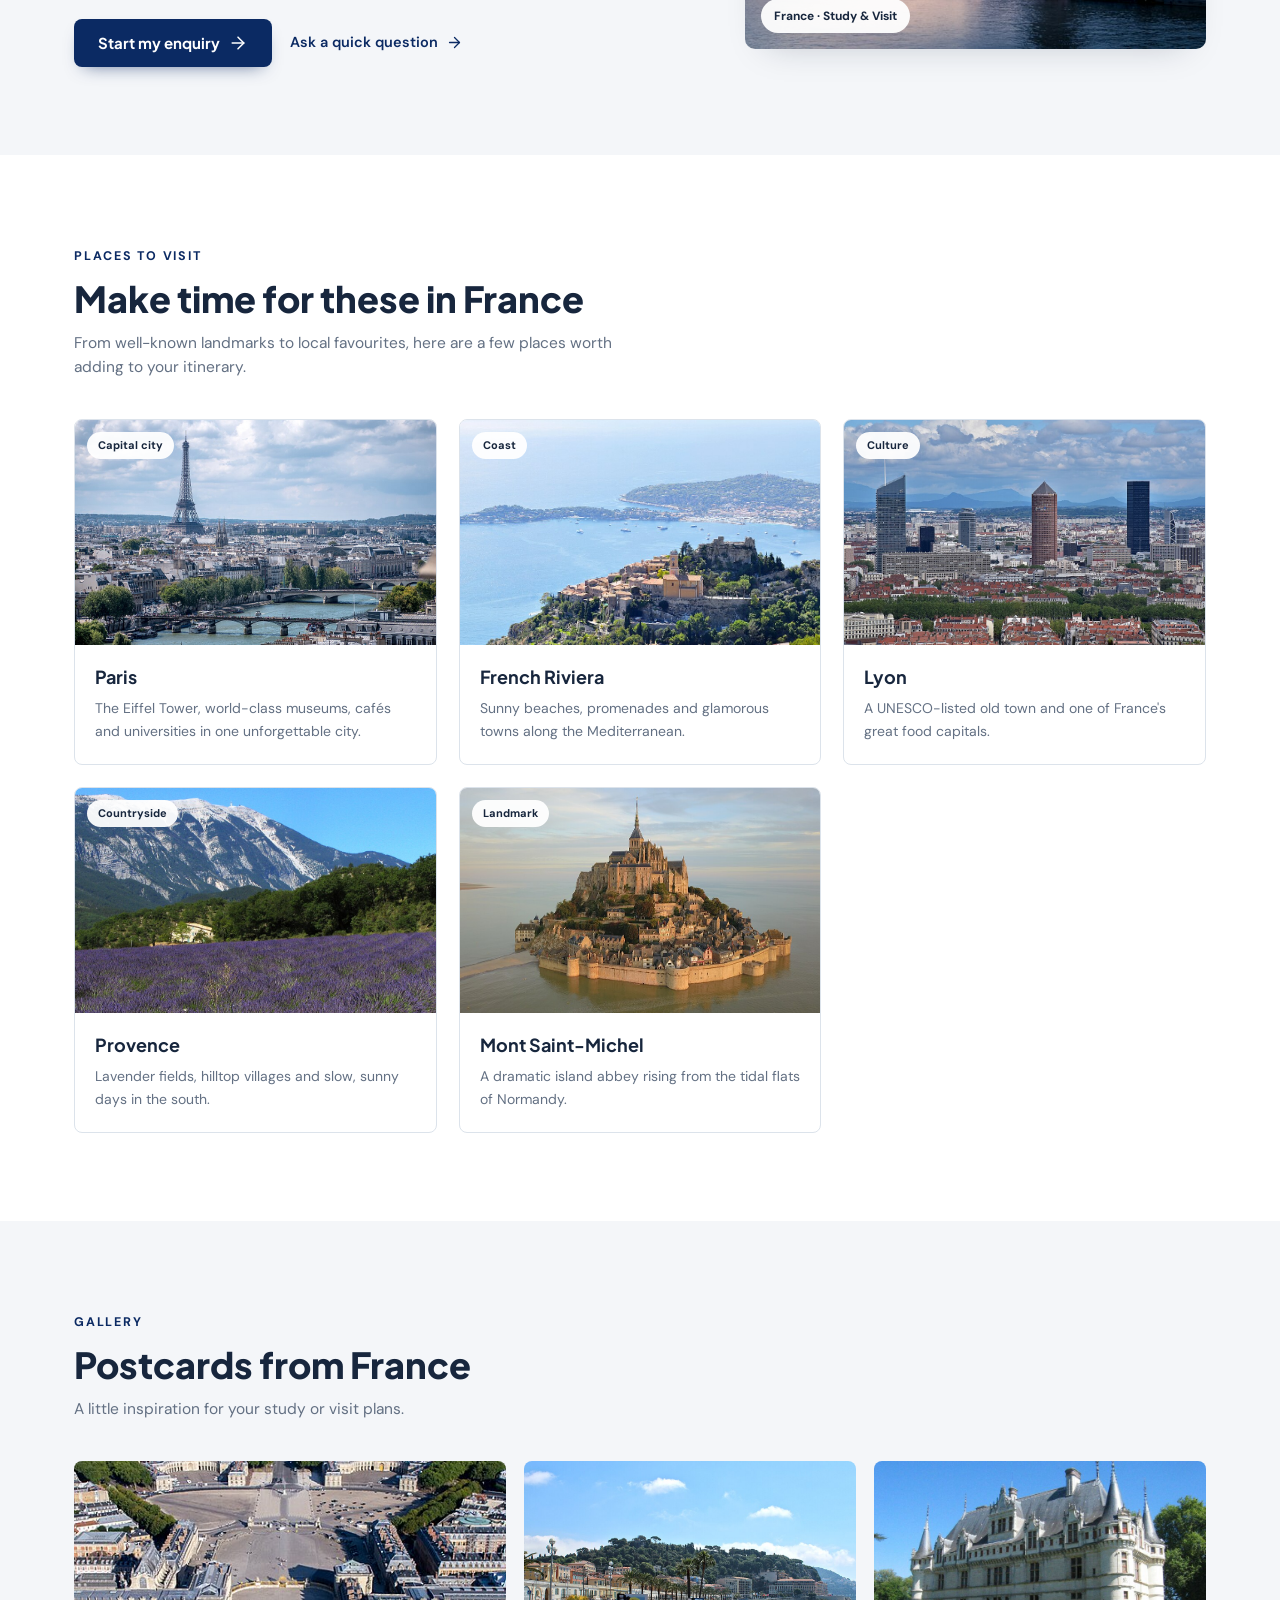
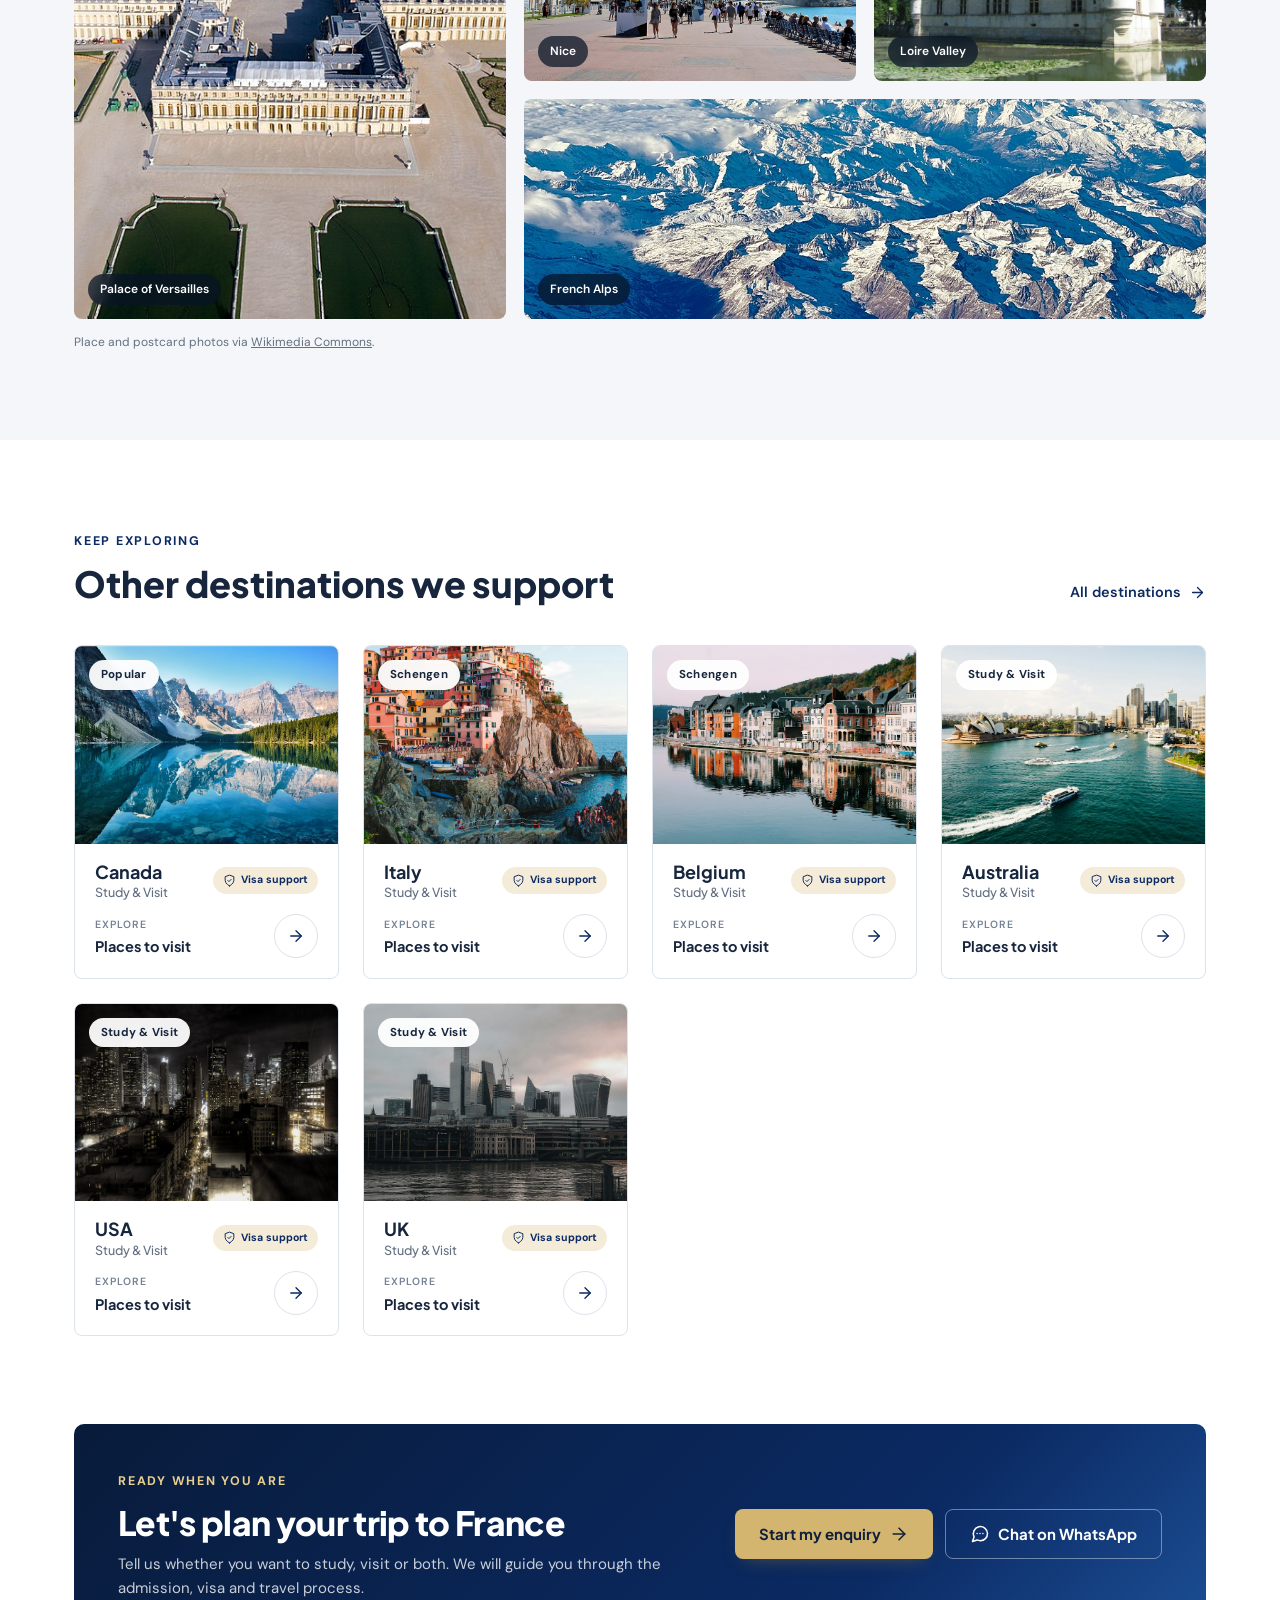
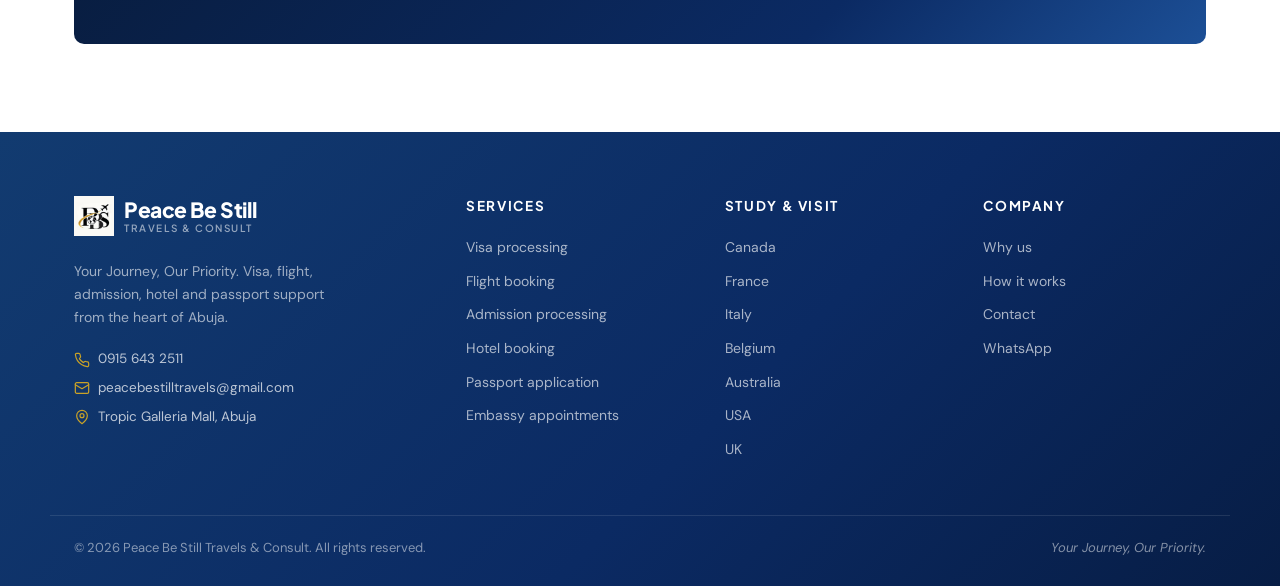
<file: france.html>
<!DOCTYPE html>
<html lang="en">
<head>
  <meta charset="UTF-8">
  <meta name="viewport" content="width=device-width, initial-scale=1.0">
  <title>France — Study &amp; Visit | Peace Be Still Travels &amp; Consult</title>
  <meta name="description" content="Explore study and visit destinations with Peace Be Still Travels & Consult. Discover places to visit, quick facts and travel support before you enquire.">
  <meta name="theme-color" content="#0b2a63">
  <link rel="icon" type="image/png" href="favicon.png">
  <link rel="preconnect" href="https://fonts.googleapis.com">
  <link rel="preconnect" href="https://fonts.gstatic.com" crossorigin>
  <link href="https://fonts.googleapis.com/css2?family=DM+Sans:wght@400;500;600;700&family=Plus+Jakarta+Sans:wght@500;600;700;800&display=swap" rel="stylesheet">
  <link rel="stylesheet" href="styles.css">
</head>
<body data-country="france">

  <svg class="svg-sprite" aria-hidden="true" width="0" height="0" focusable="false">
    <defs>
      <symbol id="i-plane" viewBox="0 0 24 24"><path d="M17.8 19.2 16 11l3.5-3.5C21 6 21.5 4 21 3c-1-.5-3 0-4.5 1.5L13 8 4.8 6.2c-.5-.1-.9.1-1.1.5l-.3.5c-.2.5-.1 1 .3 1.3L9 12l-2 3H4l-1 1 3 2 2 3 1-1v-3l3-2 3.5 5.3c.3.4.8.5 1.3.3l.5-.2c.4-.3.6-.7.5-1.2z"/></symbol>
      <symbol id="i-calendar" viewBox="0 0 24 24"><rect x="3" y="4" width="18" height="18" rx="2"/><path d="M16 2v4M8 2v4M3 10h18"/></symbol>
      <symbol id="i-users" viewBox="0 0 24 24"><path d="M16 21v-2a4 4 0 0 0-4-4H6a4 4 0 0 0-4 4v2"/><circle cx="9" cy="7" r="4"/><path d="M22 21v-2a4 4 0 0 0-3-3.87"/><path d="M16 3.13a4 4 0 0 1 0 7.75"/></symbol>
      <symbol id="i-chevron" viewBox="0 0 24 24"><path d="m6 9 6 6 6-6"/></symbol>
      <symbol id="i-menu" viewBox="0 0 24 24"><path d="M4 6h16M4 12h16M4 18h16"/></symbol>
      <symbol id="i-close" viewBox="0 0 24 24"><path d="M18 6 6 18M6 6l12 12"/></symbol>
      <symbol id="i-check" viewBox="0 0 24 24"><path d="m20 6-11 11-5-5"/></symbol>
      <symbol id="i-shield" viewBox="0 0 24 24"><path d="M12 22s8-4 8-10V5l-8-3-8 3v7c0 6 8 10 8 10z"/><path d="m9 12 2 2 4-4"/></symbol>
      <symbol id="i-headset" viewBox="0 0 24 24"><path d="M3 18v-6a9 9 0 0 1 18 0v6"/><path d="M21 19a2 2 0 0 1-2 2h-1a2 2 0 0 1-2-2v-3a2 2 0 0 1 2-2h3zM3 19a2 2 0 0 0 2 2h1a2 2 0 0 0 2-2v-3a2 2 0 0 0-2-2H3z"/></symbol>
      <symbol id="i-globe" viewBox="0 0 24 24"><circle cx="12" cy="12" r="10"/><path d="M2 12h20"/><path d="M12 2a15.3 15.3 0 0 1 4 10 15.3 15.3 0 0 1-4 10 15.3 15.3 0 0 1-4-10 15.3 15.3 0 0 1 4-10z"/></symbol>
      <symbol id="i-star" viewBox="0 0 24 24"><path d="m12 2 3.09 6.26L22 9.27l-5 4.87 1.18 6.88L12 17.77l-6.18 3.25L7 14.14 2 9.27l6.91-1.01z"/></symbol>
      <symbol id="i-arrow" viewBox="0 0 24 24"><path d="M5 12h14"/><path d="m12 5 7 7-7 7"/></symbol>
      <symbol id="i-mail" viewBox="0 0 24 24"><rect x="2" y="4" width="20" height="16" rx="2"/><path d="m22 7-10 6L2 7"/></symbol>
      <symbol id="i-phone" viewBox="0 0 24 24"><path d="M22 16.92v3a2 2 0 0 1-2.18 2 19.79 19.79 0 0 1-8.63-3.07 19.5 19.5 0 0 1-6-6A19.79 19.79 0 0 1 2.12 4.18 2 2 0 0 1 4.11 2h3a2 2 0 0 1 2 1.72c.12.9.34 1.79.66 2.64a2 2 0 0 1-.45 2.11L8.09 9.91a16 16 0 0 0 6 6l1.44-1.23a2 2 0 0 1 2.11-.45c.85.32 1.74.54 2.64.66A2 2 0 0 1 22 16.92z"/></symbol>
      <symbol id="i-pin" viewBox="0 0 24 24"><path d="M20 10c0 6-8 12-8 12s-8-6-8-12a8 8 0 0 1 16 0z"/><circle cx="12" cy="10" r="3"/></symbol>
      <symbol id="i-search" viewBox="0 0 24 24"><circle cx="11" cy="11" r="8"/><path d="m21 21-4.3-4.3"/></symbol>
      <symbol id="i-clock" viewBox="0 0 24 24"><circle cx="12" cy="12" r="10"/><path d="M12 6v6l4 2"/></symbol>
      <symbol id="i-graduation" viewBox="0 0 24 24"><path d="M22 10 12 5 2 10l10 5 10-5z"/><path d="M6 12v5c0 1.7 2.7 3 6 3s6-1.3 6-3v-5"/><path d="M22 10v6"/></symbol>
      <symbol id="i-hotel" viewBox="0 0 24 24"><path d="M3 21V5a1 1 0 0 1 1-1h11a1 1 0 0 1 1 1v16"/><path d="M16 9h4a1 1 0 0 1 1 1v11"/><path d="M3 21h18"/><path d="M7 8h4M7 12h4M7 16h4"/></symbol>
      <symbol id="i-landmark" viewBox="0 0 24 24"><path d="M3 22h18"/><path d="M5 22V10M9 22V10M15 22V10M19 22V10"/><path d="m12 2 9 6H3z"/></symbol>
      <symbol id="i-chat" viewBox="0 0 24 24"><path d="M21 11.5a8.4 8.4 0 0 1-8.5 8.5 8.5 8.5 0 0 1-3.9-.9L3 21l1.9-5.6a8.5 8.5 0 1 1 16.1-3.9z"/><path d="M8.5 11.5h.01M12 11.5h.01M15.5 11.5h.01"/></symbol>
      <symbol id="i-file" viewBox="0 0 24 24"><path d="M14 2H6a2 2 0 0 0-2 2v16a2 2 0 0 0 2 2h12a2 2 0 0 0 2-2V8z"/><path d="M14 2v6h6"/><path d="M9 13h6M9 17h6"/></symbol>
    </defs>
  </svg>

  <header class="site-header" id="siteHeader">
    <div class="container header-inner">
      <a class="brand" href="index.html" aria-label="Peace Be Still Travels and Consult home">
        <span class="brand-mark"><img src="favicon.png" alt="" aria-hidden="true"></span>
        <span class="brand-text">
          <span class="brand-name">Peace Be Still</span>
          <span class="brand-sub">Travels &amp; Consult</span>
        </span>
      </a>

      <nav class="main-nav" id="mainNav" aria-label="Main navigation">
        <a href="index.html#services">Services</a>
        <a href="index.html#destinations">Study &amp; Visit</a>
        <a href="index.html#why">Why us</a>
        <a href="index.html#how">How it works</a>
        <a href="index.html#contact">Contact</a>
      </nav>

      <div class="header-actions">
        <a href="tel:+2349156432511" class="link-ghost header-phone">
          <svg class="icon" aria-hidden="true"><use href="#i-phone"/></svg>
          0915 643 2511
        </a>
        <a href="index.html#contact" class="btn btn-primary btn-sm">Book now</a>
        <button class="nav-toggle" id="navToggle" aria-expanded="false" aria-controls="mainNav" aria-label="Toggle navigation">
          <svg class="icon nav-toggle-open" aria-hidden="true"><use href="#i-menu"/></svg>
          <svg class="icon nav-toggle-close" aria-hidden="true"><use href="#i-close"/></svg>
        </button>
      </div>
    </div>
  </header>

  <main>
    <section class="dest-hero" id="destHero">
      <img class="dest-hero-bg" id="destHeroImg" src="dest-canada.jpg" alt="" aria-hidden="true">
      <div class="container dest-hero-inner">
        <a class="dest-back" href="index.html#destinations">
          <svg class="icon" aria-hidden="true"><use href="#i-arrow"/></svg>
          All destinations
        </a>
        <span class="eyebrow eyebrow-light">
          <svg class="icon" aria-hidden="true"><use href="#i-globe"/></svg>
          Study &amp; Visit
        </span>
        <h1 id="destName">Destination</h1>
        <p class="dest-hero-tagline" id="destTagline"></p>
        <div class="dest-hero-actions">
          <a class="btn btn-accent" id="destCta" href="index.html#contact">
            Plan my trip <svg class="icon" aria-hidden="true"><use href="#i-arrow"/></svg>
          </a>
          <a class="btn btn-outline" id="destWhatsApp" href="https://wa.me/2349156432511" target="_blank" rel="noopener">
            <svg class="icon" aria-hidden="true"><use href="#i-chat"/></svg> Chat on WhatsApp
          </a>
        </div>
        <ul class="dest-hero-chips" id="destChips"></ul>
      </div>
    </section>

    <div id="destContent"></div>
  </main>

  <footer class="site-footer" id="support">
    <div class="container footer-top">
      <div class="footer-brand">
        <a class="brand brand-light" href="index.html" aria-label="Peace Be Still Travels and Consult home">
          <span class="brand-mark"><img src="favicon.png" alt="" aria-hidden="true"></span>
          <span class="brand-text">
            <span class="brand-name">Peace Be Still</span>
            <span class="brand-sub">Travels &amp; Consult</span>
          </span>
        </a>
        <p>Your Journey, Our Priority. Visa, flight, admission, hotel and passport support from the heart of Abuja.</p>
        <div class="footer-contact">
          <a href="tel:+2349156432511"><svg class="icon" aria-hidden="true"><use href="#i-phone"/></svg> 0915 643 2511</a>
          <a href="mailto:peacebestilltravels@gmail.com"><svg class="icon" aria-hidden="true"><use href="#i-mail"/></svg> peacebestilltravels@gmail.com</a>
          <a href="https://maps.google.com/?q=Tropic+Galleria+Mall+Muhammadu+Buhari+Way+Central+Business+District+Abuja" target="_blank" rel="noopener"><svg class="icon" aria-hidden="true"><use href="#i-pin"/></svg> Tropic Galleria Mall, Abuja</a>
        </div>
      </div>

      <div class="footer-col">
        <h3>Services</h3>
        <a href="index.html#services">Visa processing</a>
        <a href="index.html#services">Flight booking</a>
        <a href="index.html#services">Admission processing</a>
        <a href="index.html#services">Hotel booking</a>
        <a href="index.html#services">Passport application</a>
        <a href="index.html#services">Embassy appointments</a>
      </div>

      <div class="footer-col">
        <h3>Study &amp; Visit</h3>
        <a href="canada.html">Canada</a>
        <a href="france.html">France</a>
        <a href="italy.html">Italy</a>
        <a href="belgium.html">Belgium</a>
        <a href="australia.html">Australia</a>
        <a href="usa.html">USA</a>
        <a href="uk.html">UK</a>
      </div>

      <div class="footer-col">
        <h3>Company</h3>
        <a href="index.html#why">Why us</a>
        <a href="index.html#how">How it works</a>
        <a href="index.html#contact">Contact</a>
        <a href="https://wa.me/2349156432511" target="_blank" rel="noopener">WhatsApp</a>
      </div>
    </div>

    <div class="container footer-bottom">
      <p>© <span id="year">2026</span> Peace Be Still Travels &amp; Consult. All rights reserved.</p>
      <p class="footer-tagline">Your Journey, Our Priority.</p>
    </div>
  </footer>

  <div class="toast" id="toast" role="status" aria-live="polite"></div>

  <script src="main.js"></script>
  <script src="destination.js"></script>
</body>
</html>
</file>
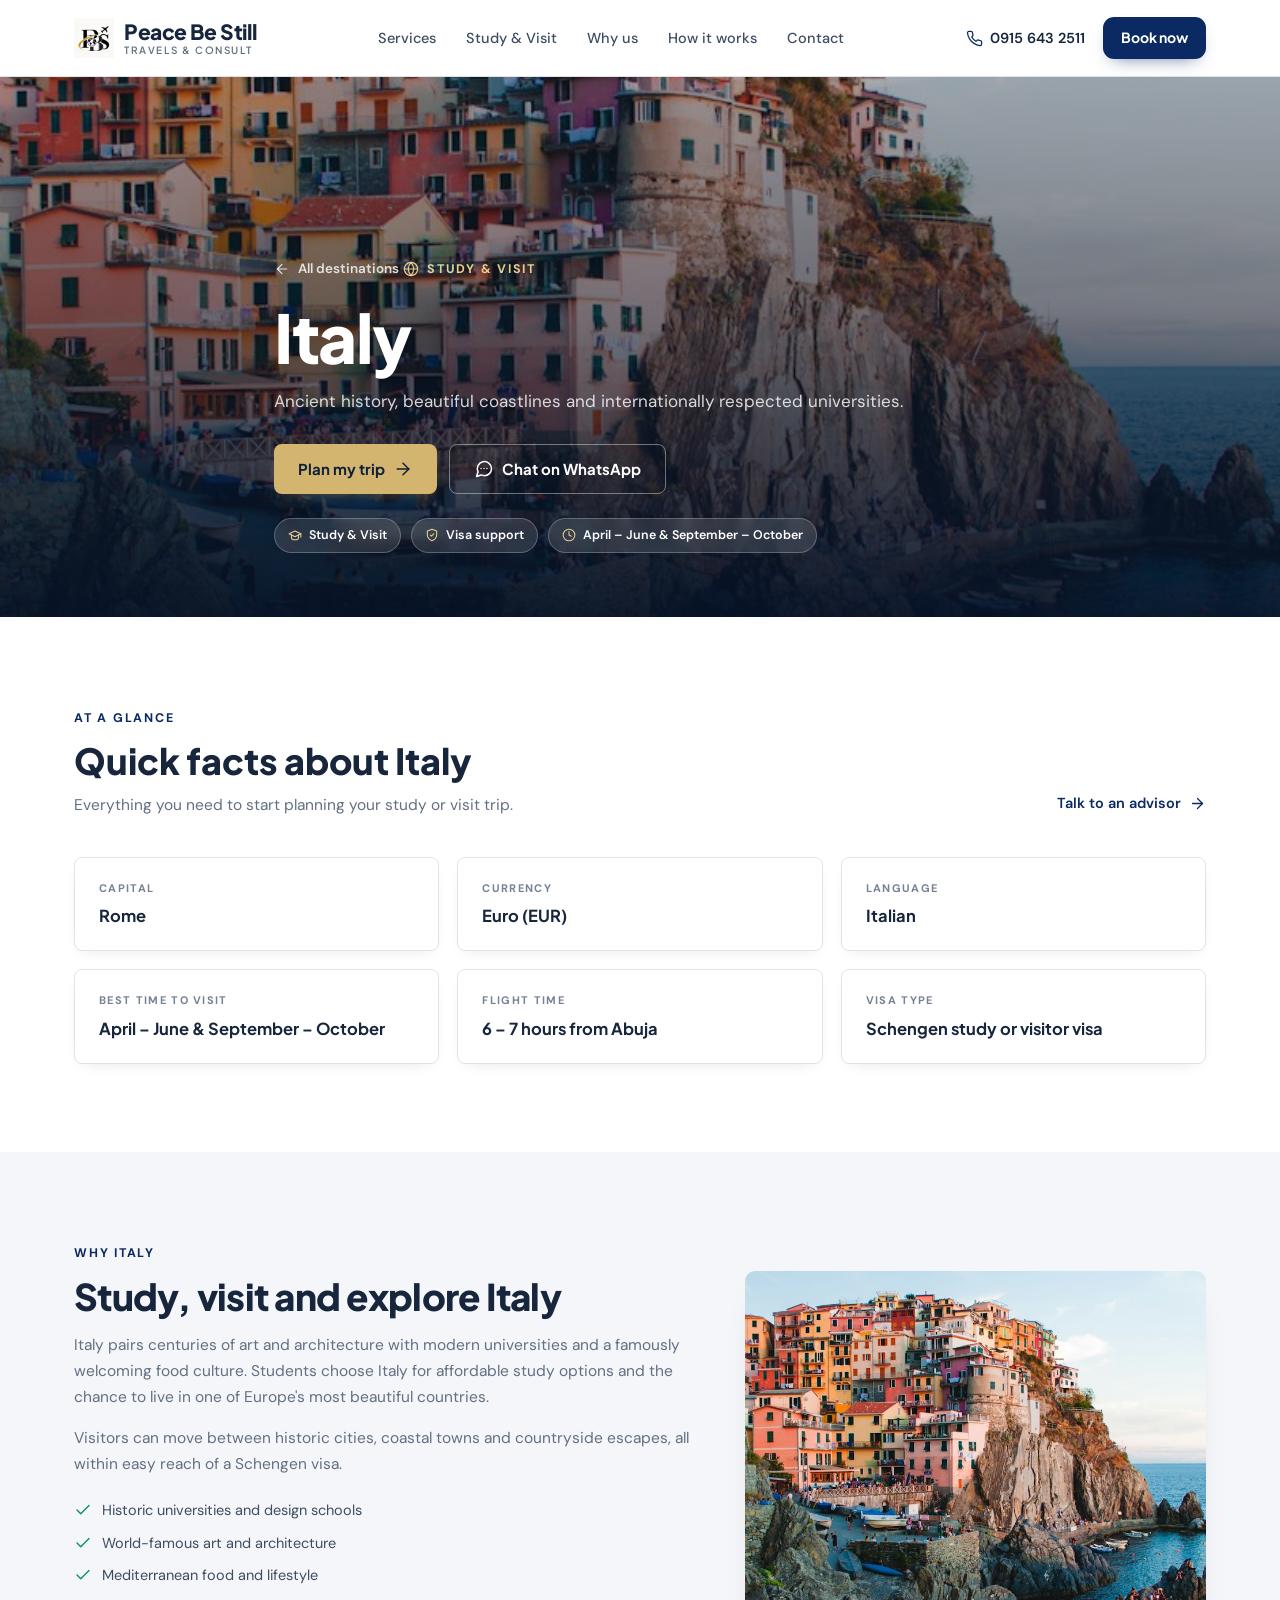
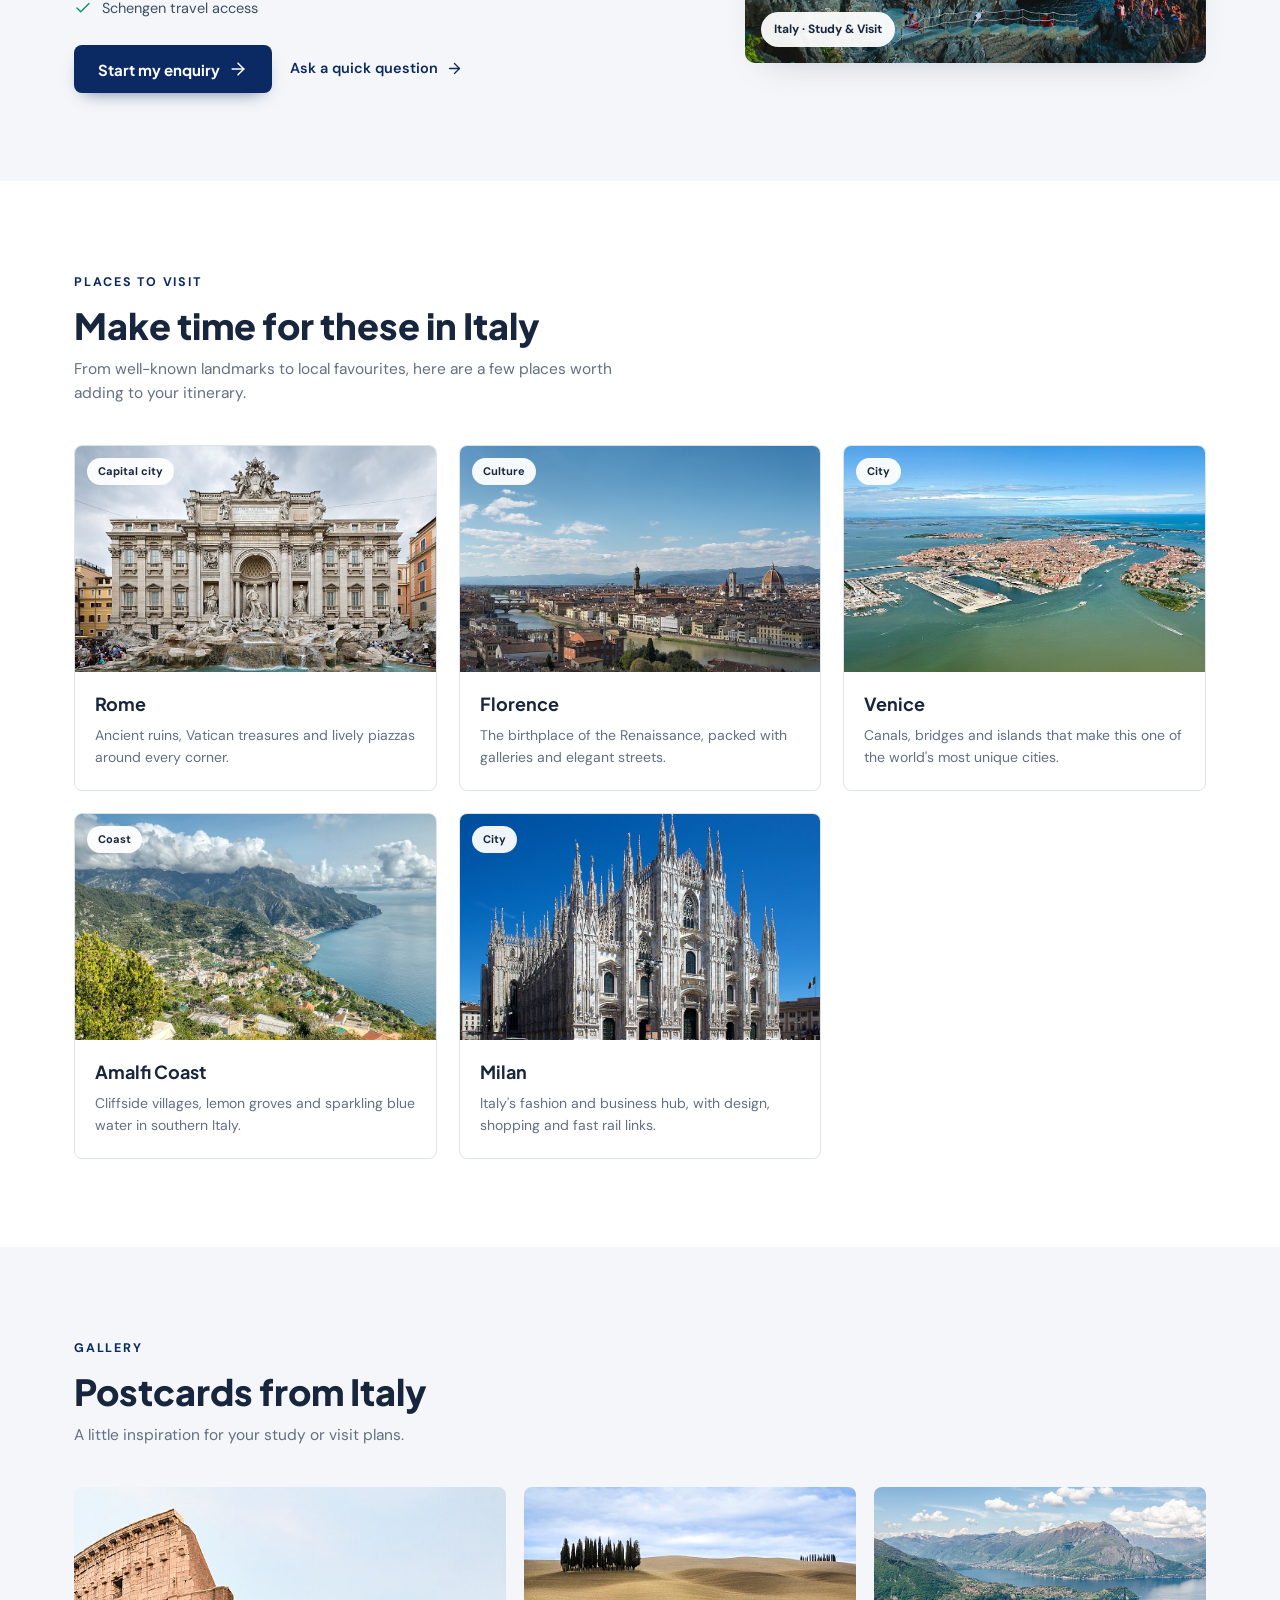
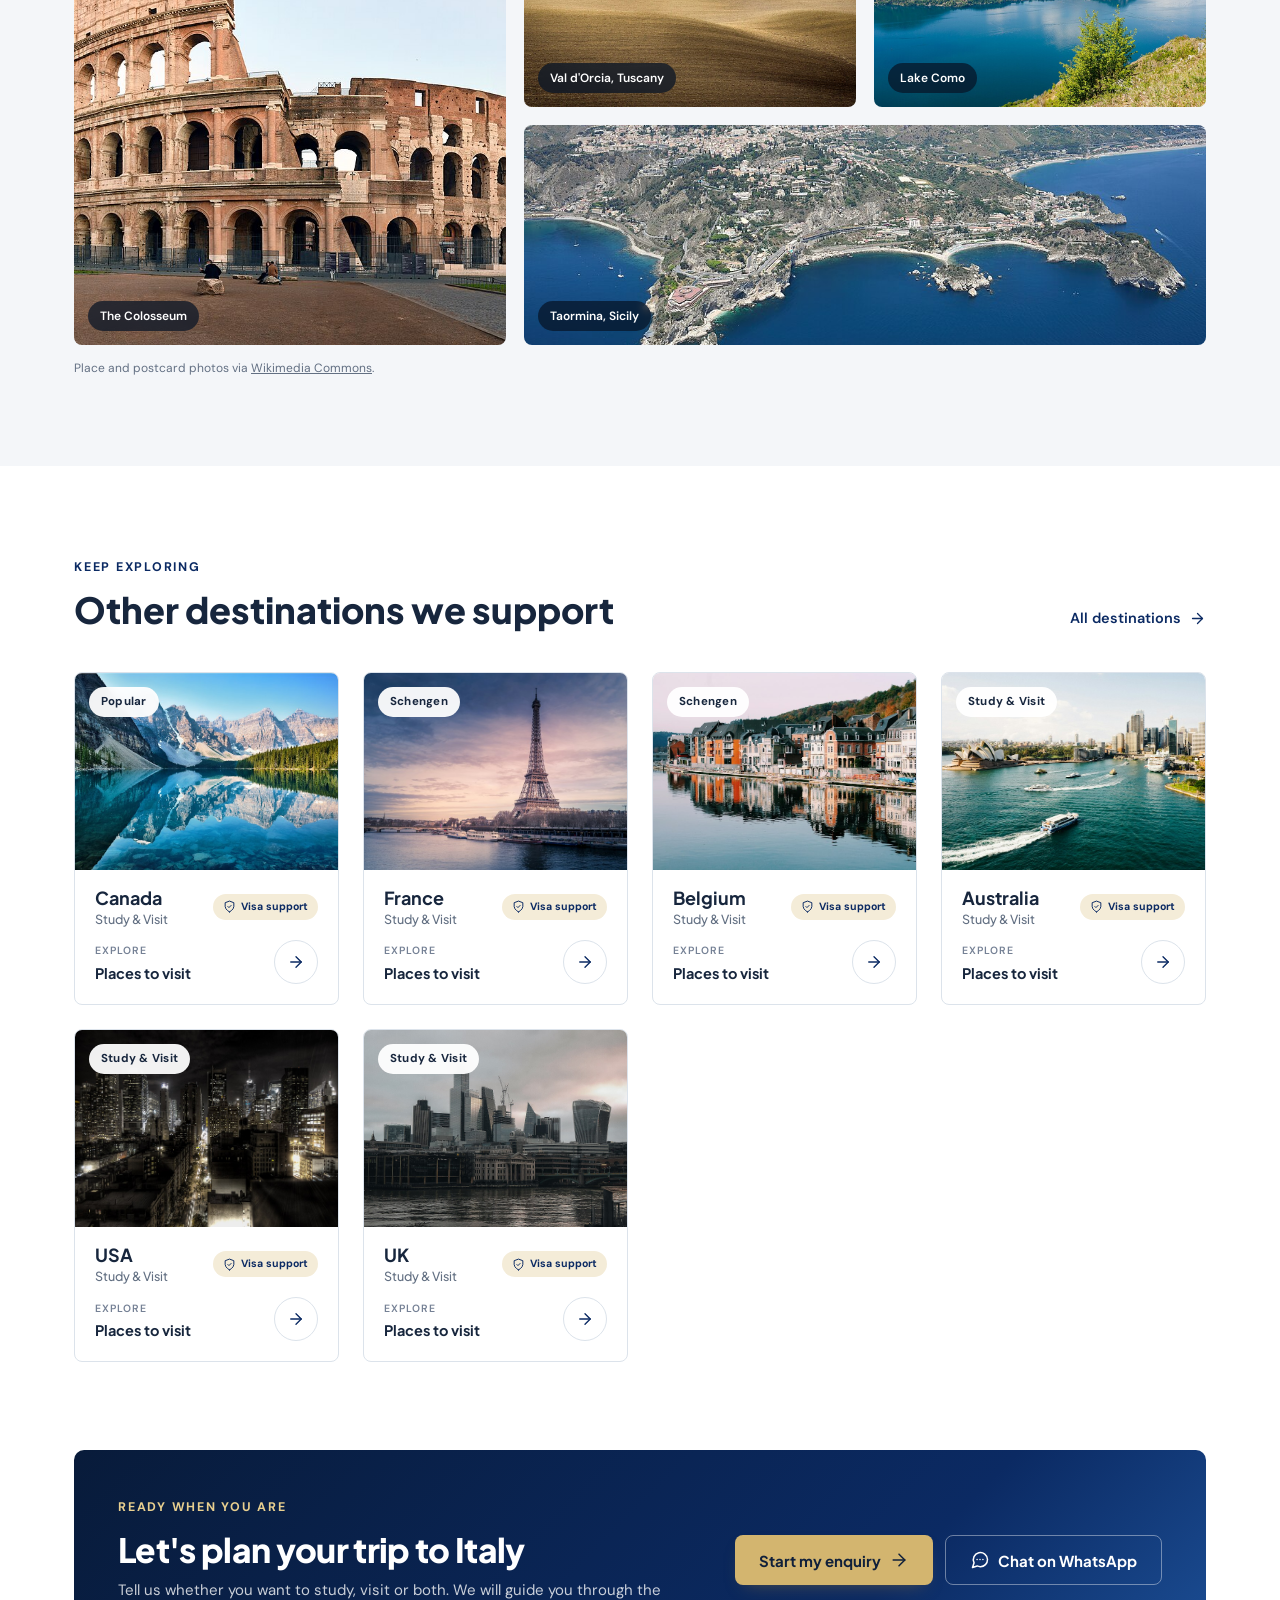
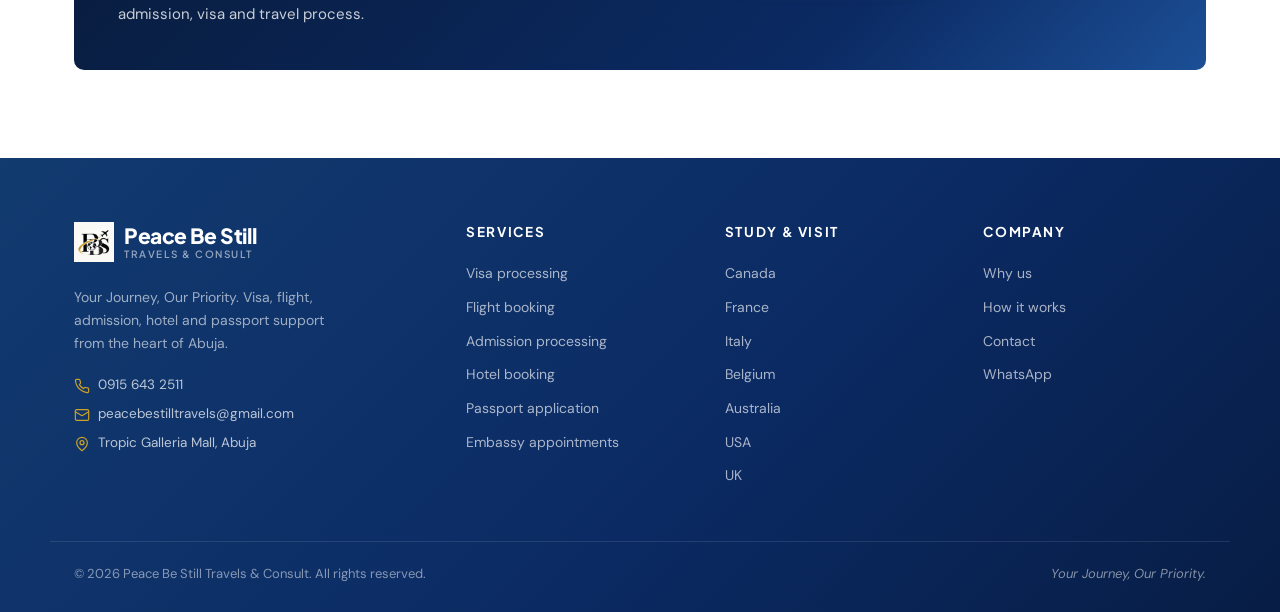
<file: italy.html>
<!DOCTYPE html>
<html lang="en">
<head>
  <meta charset="UTF-8">
  <meta name="viewport" content="width=device-width, initial-scale=1.0">
  <title>Italy — Study &amp; Visit | Peace Be Still Travels &amp; Consult</title>
  <meta name="description" content="Explore study and visit destinations with Peace Be Still Travels & Consult. Discover places to visit, quick facts and travel support before you enquire.">
  <meta name="theme-color" content="#0b2a63">
  <link rel="icon" type="image/png" href="favicon.png">
  <link rel="preconnect" href="https://fonts.googleapis.com">
  <link rel="preconnect" href="https://fonts.gstatic.com" crossorigin>
  <link href="https://fonts.googleapis.com/css2?family=DM+Sans:wght@400;500;600;700&family=Plus+Jakarta+Sans:wght@500;600;700;800&display=swap" rel="stylesheet">
  <link rel="stylesheet" href="styles.css">
</head>
<body data-country="italy">

  <svg class="svg-sprite" aria-hidden="true" width="0" height="0" focusable="false">
    <defs>
      <symbol id="i-plane" viewBox="0 0 24 24"><path d="M17.8 19.2 16 11l3.5-3.5C21 6 21.5 4 21 3c-1-.5-3 0-4.5 1.5L13 8 4.8 6.2c-.5-.1-.9.1-1.1.5l-.3.5c-.2.5-.1 1 .3 1.3L9 12l-2 3H4l-1 1 3 2 2 3 1-1v-3l3-2 3.5 5.3c.3.4.8.5 1.3.3l.5-.2c.4-.3.6-.7.5-1.2z"/></symbol>
      <symbol id="i-calendar" viewBox="0 0 24 24"><rect x="3" y="4" width="18" height="18" rx="2"/><path d="M16 2v4M8 2v4M3 10h18"/></symbol>
      <symbol id="i-users" viewBox="0 0 24 24"><path d="M16 21v-2a4 4 0 0 0-4-4H6a4 4 0 0 0-4 4v2"/><circle cx="9" cy="7" r="4"/><path d="M22 21v-2a4 4 0 0 0-3-3.87"/><path d="M16 3.13a4 4 0 0 1 0 7.75"/></symbol>
      <symbol id="i-chevron" viewBox="0 0 24 24"><path d="m6 9 6 6 6-6"/></symbol>
      <symbol id="i-menu" viewBox="0 0 24 24"><path d="M4 6h16M4 12h16M4 18h16"/></symbol>
      <symbol id="i-close" viewBox="0 0 24 24"><path d="M18 6 6 18M6 6l12 12"/></symbol>
      <symbol id="i-check" viewBox="0 0 24 24"><path d="m20 6-11 11-5-5"/></symbol>
      <symbol id="i-shield" viewBox="0 0 24 24"><path d="M12 22s8-4 8-10V5l-8-3-8 3v7c0 6 8 10 8 10z"/><path d="m9 12 2 2 4-4"/></symbol>
      <symbol id="i-headset" viewBox="0 0 24 24"><path d="M3 18v-6a9 9 0 0 1 18 0v6"/><path d="M21 19a2 2 0 0 1-2 2h-1a2 2 0 0 1-2-2v-3a2 2 0 0 1 2-2h3zM3 19a2 2 0 0 0 2 2h1a2 2 0 0 0 2-2v-3a2 2 0 0 0-2-2H3z"/></symbol>
      <symbol id="i-globe" viewBox="0 0 24 24"><circle cx="12" cy="12" r="10"/><path d="M2 12h20"/><path d="M12 2a15.3 15.3 0 0 1 4 10 15.3 15.3 0 0 1-4 10 15.3 15.3 0 0 1-4-10 15.3 15.3 0 0 1 4-10z"/></symbol>
      <symbol id="i-star" viewBox="0 0 24 24"><path d="m12 2 3.09 6.26L22 9.27l-5 4.87 1.18 6.88L12 17.77l-6.18 3.25L7 14.14 2 9.27l6.91-1.01z"/></symbol>
      <symbol id="i-arrow" viewBox="0 0 24 24"><path d="M5 12h14"/><path d="m12 5 7 7-7 7"/></symbol>
      <symbol id="i-mail" viewBox="0 0 24 24"><rect x="2" y="4" width="20" height="16" rx="2"/><path d="m22 7-10 6L2 7"/></symbol>
      <symbol id="i-phone" viewBox="0 0 24 24"><path d="M22 16.92v3a2 2 0 0 1-2.18 2 19.79 19.79 0 0 1-8.63-3.07 19.5 19.5 0 0 1-6-6A19.79 19.79 0 0 1 2.12 4.18 2 2 0 0 1 4.11 2h3a2 2 0 0 1 2 1.72c.12.9.34 1.79.66 2.64a2 2 0 0 1-.45 2.11L8.09 9.91a16 16 0 0 0 6 6l1.44-1.23a2 2 0 0 1 2.11-.45c.85.32 1.74.54 2.64.66A2 2 0 0 1 22 16.92z"/></symbol>
      <symbol id="i-pin" viewBox="0 0 24 24"><path d="M20 10c0 6-8 12-8 12s-8-6-8-12a8 8 0 0 1 16 0z"/><circle cx="12" cy="10" r="3"/></symbol>
      <symbol id="i-search" viewBox="0 0 24 24"><circle cx="11" cy="11" r="8"/><path d="m21 21-4.3-4.3"/></symbol>
      <symbol id="i-clock" viewBox="0 0 24 24"><circle cx="12" cy="12" r="10"/><path d="M12 6v6l4 2"/></symbol>
      <symbol id="i-graduation" viewBox="0 0 24 24"><path d="M22 10 12 5 2 10l10 5 10-5z"/><path d="M6 12v5c0 1.7 2.7 3 6 3s6-1.3 6-3v-5"/><path d="M22 10v6"/></symbol>
      <symbol id="i-hotel" viewBox="0 0 24 24"><path d="M3 21V5a1 1 0 0 1 1-1h11a1 1 0 0 1 1 1v16"/><path d="M16 9h4a1 1 0 0 1 1 1v11"/><path d="M3 21h18"/><path d="M7 8h4M7 12h4M7 16h4"/></symbol>
      <symbol id="i-landmark" viewBox="0 0 24 24"><path d="M3 22h18"/><path d="M5 22V10M9 22V10M15 22V10M19 22V10"/><path d="m12 2 9 6H3z"/></symbol>
      <symbol id="i-chat" viewBox="0 0 24 24"><path d="M21 11.5a8.4 8.4 0 0 1-8.5 8.5 8.5 8.5 0 0 1-3.9-.9L3 21l1.9-5.6a8.5 8.5 0 1 1 16.1-3.9z"/><path d="M8.5 11.5h.01M12 11.5h.01M15.5 11.5h.01"/></symbol>
      <symbol id="i-file" viewBox="0 0 24 24"><path d="M14 2H6a2 2 0 0 0-2 2v16a2 2 0 0 0 2 2h12a2 2 0 0 0 2-2V8z"/><path d="M14 2v6h6"/><path d="M9 13h6M9 17h6"/></symbol>
    </defs>
  </svg>

  <header class="site-header" id="siteHeader">
    <div class="container header-inner">
      <a class="brand" href="index.html" aria-label="Peace Be Still Travels and Consult home">
        <span class="brand-mark"><img src="favicon.png" alt="" aria-hidden="true"></span>
        <span class="brand-text">
          <span class="brand-name">Peace Be Still</span>
          <span class="brand-sub">Travels &amp; Consult</span>
        </span>
      </a>

      <nav class="main-nav" id="mainNav" aria-label="Main navigation">
        <a href="index.html#services">Services</a>
        <a href="index.html#destinations">Study &amp; Visit</a>
        <a href="index.html#why">Why us</a>
        <a href="index.html#how">How it works</a>
        <a href="index.html#contact">Contact</a>
      </nav>

      <div class="header-actions">
        <a href="tel:+2349156432511" class="link-ghost header-phone">
          <svg class="icon" aria-hidden="true"><use href="#i-phone"/></svg>
          0915 643 2511
        </a>
        <a href="index.html#contact" class="btn btn-primary btn-sm">Book now</a>
        <button class="nav-toggle" id="navToggle" aria-expanded="false" aria-controls="mainNav" aria-label="Toggle navigation">
          <svg class="icon nav-toggle-open" aria-hidden="true"><use href="#i-menu"/></svg>
          <svg class="icon nav-toggle-close" aria-hidden="true"><use href="#i-close"/></svg>
        </button>
      </div>
    </div>
  </header>

  <main>
    <section class="dest-hero" id="destHero">
      <img class="dest-hero-bg" id="destHeroImg" src="dest-canada.jpg" alt="" aria-hidden="true">
      <div class="container dest-hero-inner">
        <a class="dest-back" href="index.html#destinations">
          <svg class="icon" aria-hidden="true"><use href="#i-arrow"/></svg>
          All destinations
        </a>
        <span class="eyebrow eyebrow-light">
          <svg class="icon" aria-hidden="true"><use href="#i-globe"/></svg>
          Study &amp; Visit
        </span>
        <h1 id="destName">Destination</h1>
        <p class="dest-hero-tagline" id="destTagline"></p>
        <div class="dest-hero-actions">
          <a class="btn btn-accent" id="destCta" href="index.html#contact">
            Plan my trip <svg class="icon" aria-hidden="true"><use href="#i-arrow"/></svg>
          </a>
          <a class="btn btn-outline" id="destWhatsApp" href="https://wa.me/2349156432511" target="_blank" rel="noopener">
            <svg class="icon" aria-hidden="true"><use href="#i-chat"/></svg> Chat on WhatsApp
          </a>
        </div>
        <ul class="dest-hero-chips" id="destChips"></ul>
      </div>
    </section>

    <div id="destContent"></div>
  </main>

  <footer class="site-footer" id="support">
    <div class="container footer-top">
      <div class="footer-brand">
        <a class="brand brand-light" href="index.html" aria-label="Peace Be Still Travels and Consult home">
          <span class="brand-mark"><img src="favicon.png" alt="" aria-hidden="true"></span>
          <span class="brand-text">
            <span class="brand-name">Peace Be Still</span>
            <span class="brand-sub">Travels &amp; Consult</span>
          </span>
        </a>
        <p>Your Journey, Our Priority. Visa, flight, admission, hotel and passport support from the heart of Abuja.</p>
        <div class="footer-contact">
          <a href="tel:+2349156432511"><svg class="icon" aria-hidden="true"><use href="#i-phone"/></svg> 0915 643 2511</a>
          <a href="mailto:peacebestilltravels@gmail.com"><svg class="icon" aria-hidden="true"><use href="#i-mail"/></svg> peacebestilltravels@gmail.com</a>
          <a href="https://maps.google.com/?q=Tropic+Galleria+Mall+Muhammadu+Buhari+Way+Central+Business+District+Abuja" target="_blank" rel="noopener"><svg class="icon" aria-hidden="true"><use href="#i-pin"/></svg> Tropic Galleria Mall, Abuja</a>
        </div>
      </div>

      <div class="footer-col">
        <h3>Services</h3>
        <a href="index.html#services">Visa processing</a>
        <a href="index.html#services">Flight booking</a>
        <a href="index.html#services">Admission processing</a>
        <a href="index.html#services">Hotel booking</a>
        <a href="index.html#services">Passport application</a>
        <a href="index.html#services">Embassy appointments</a>
      </div>

      <div class="footer-col">
        <h3>Study &amp; Visit</h3>
        <a href="canada.html">Canada</a>
        <a href="france.html">France</a>
        <a href="italy.html">Italy</a>
        <a href="belgium.html">Belgium</a>
        <a href="australia.html">Australia</a>
        <a href="usa.html">USA</a>
        <a href="uk.html">UK</a>
      </div>

      <div class="footer-col">
        <h3>Company</h3>
        <a href="index.html#why">Why us</a>
        <a href="index.html#how">How it works</a>
        <a href="index.html#contact">Contact</a>
        <a href="https://wa.me/2349156432511" target="_blank" rel="noopener">WhatsApp</a>
      </div>
    </div>

    <div class="container footer-bottom">
      <p>© <span id="year">2026</span> Peace Be Still Travels &amp; Consult. All rights reserved.</p>
      <p class="footer-tagline">Your Journey, Our Priority.</p>
    </div>
  </footer>

  <div class="toast" id="toast" role="status" aria-live="polite"></div>

  <script src="main.js"></script>
  <script src="destination.js"></script>
</body>
</html>
</file>
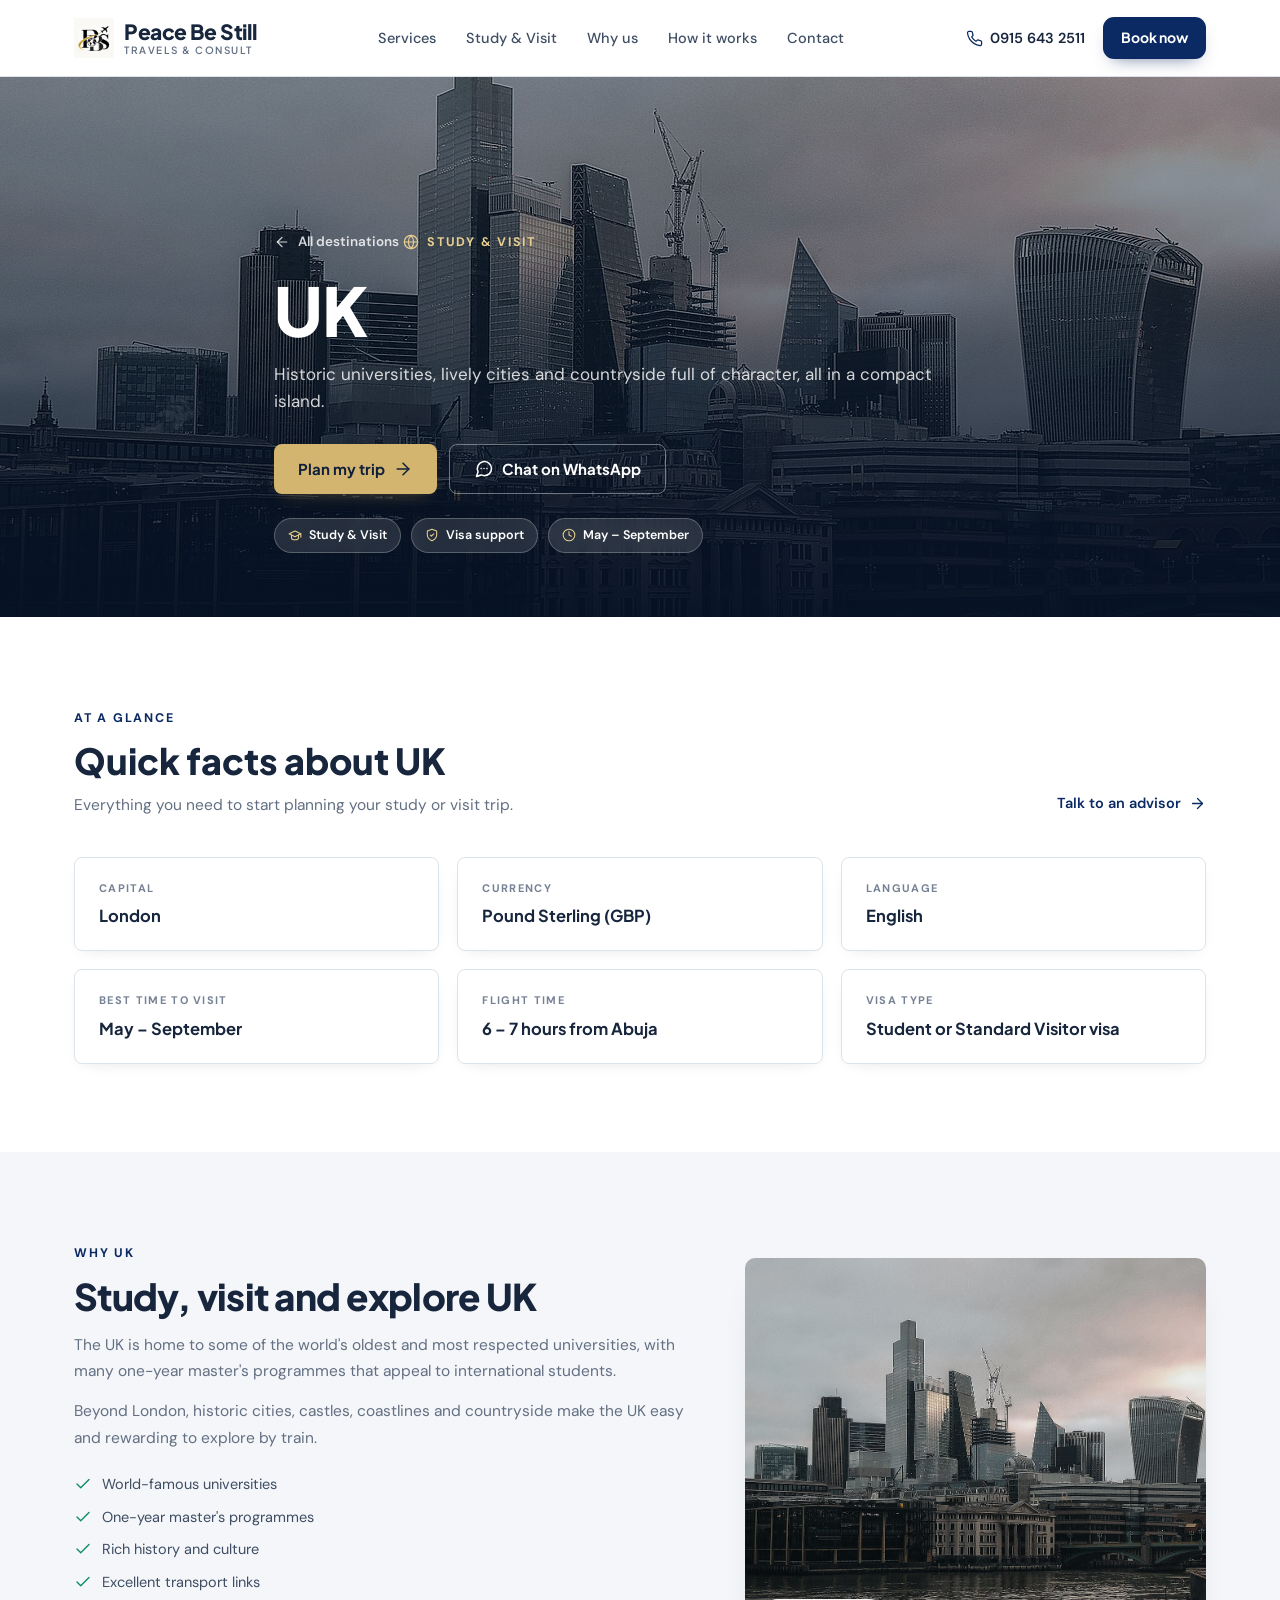
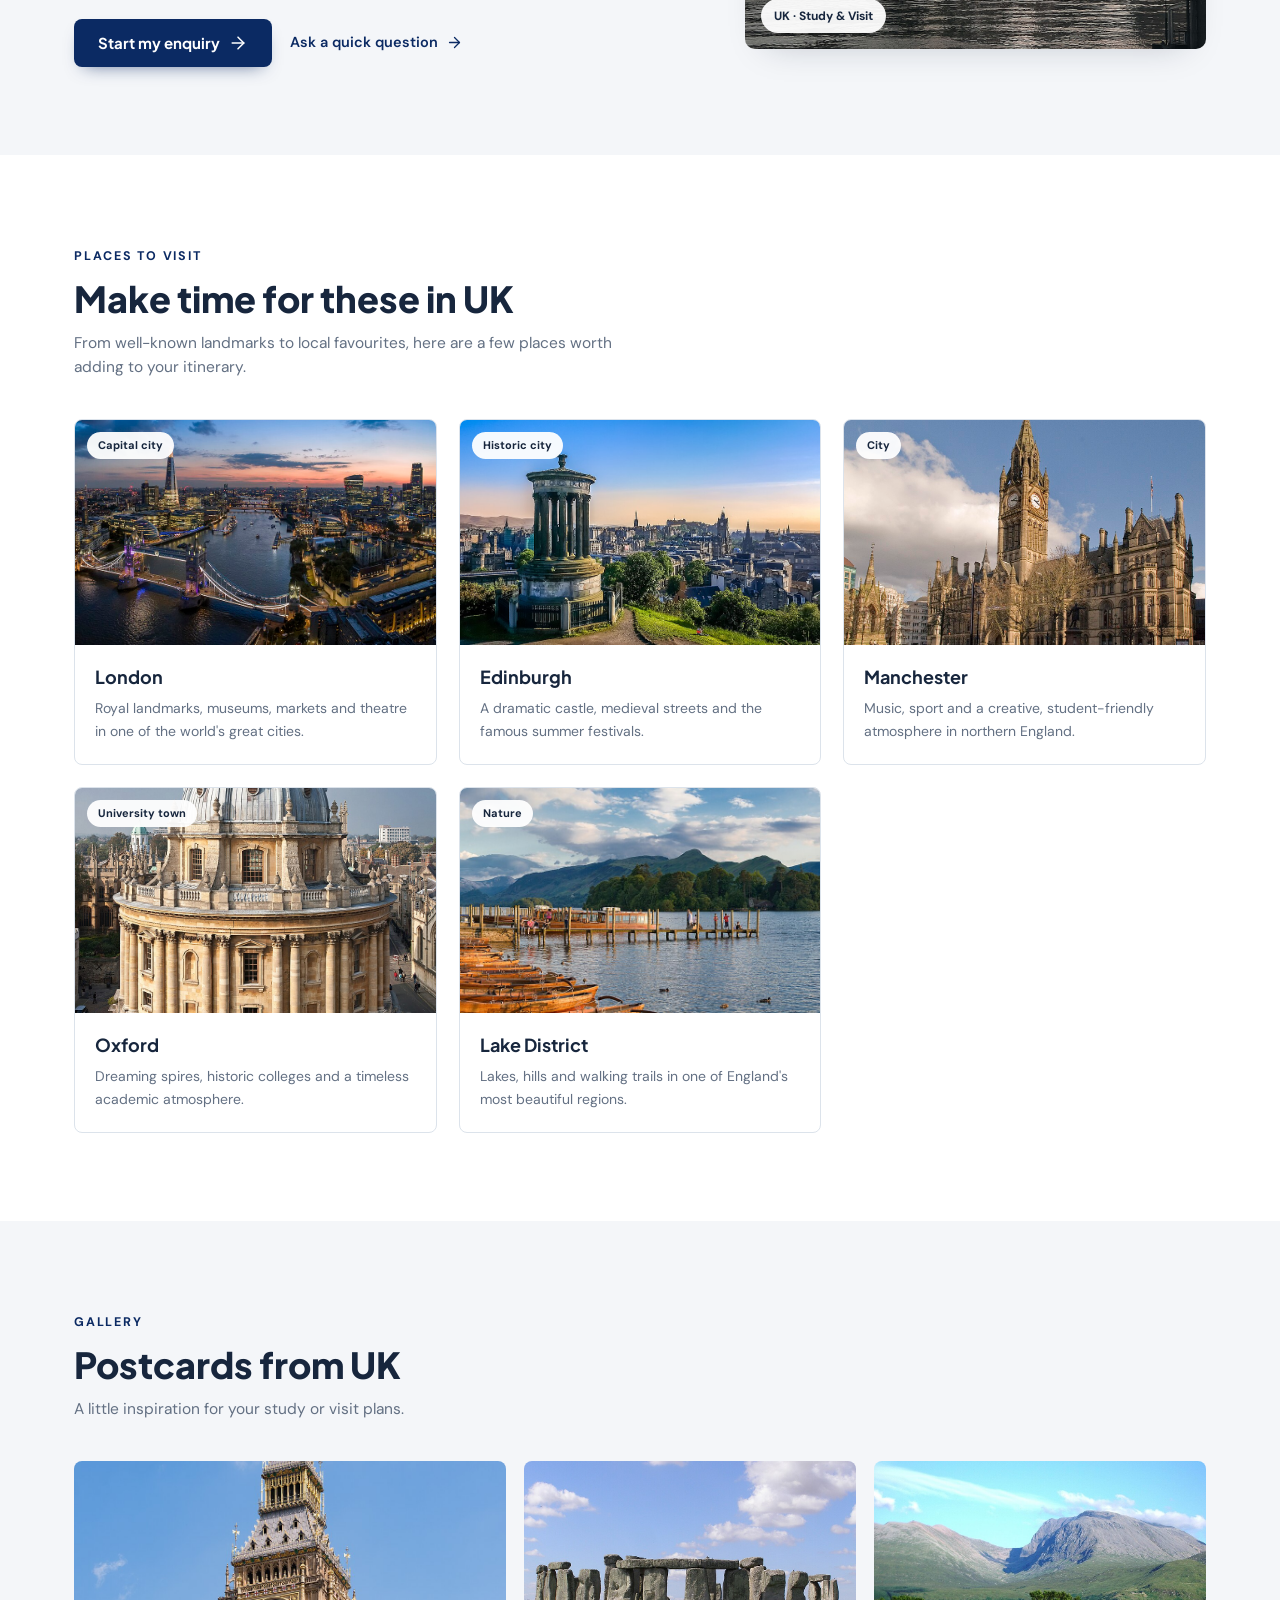
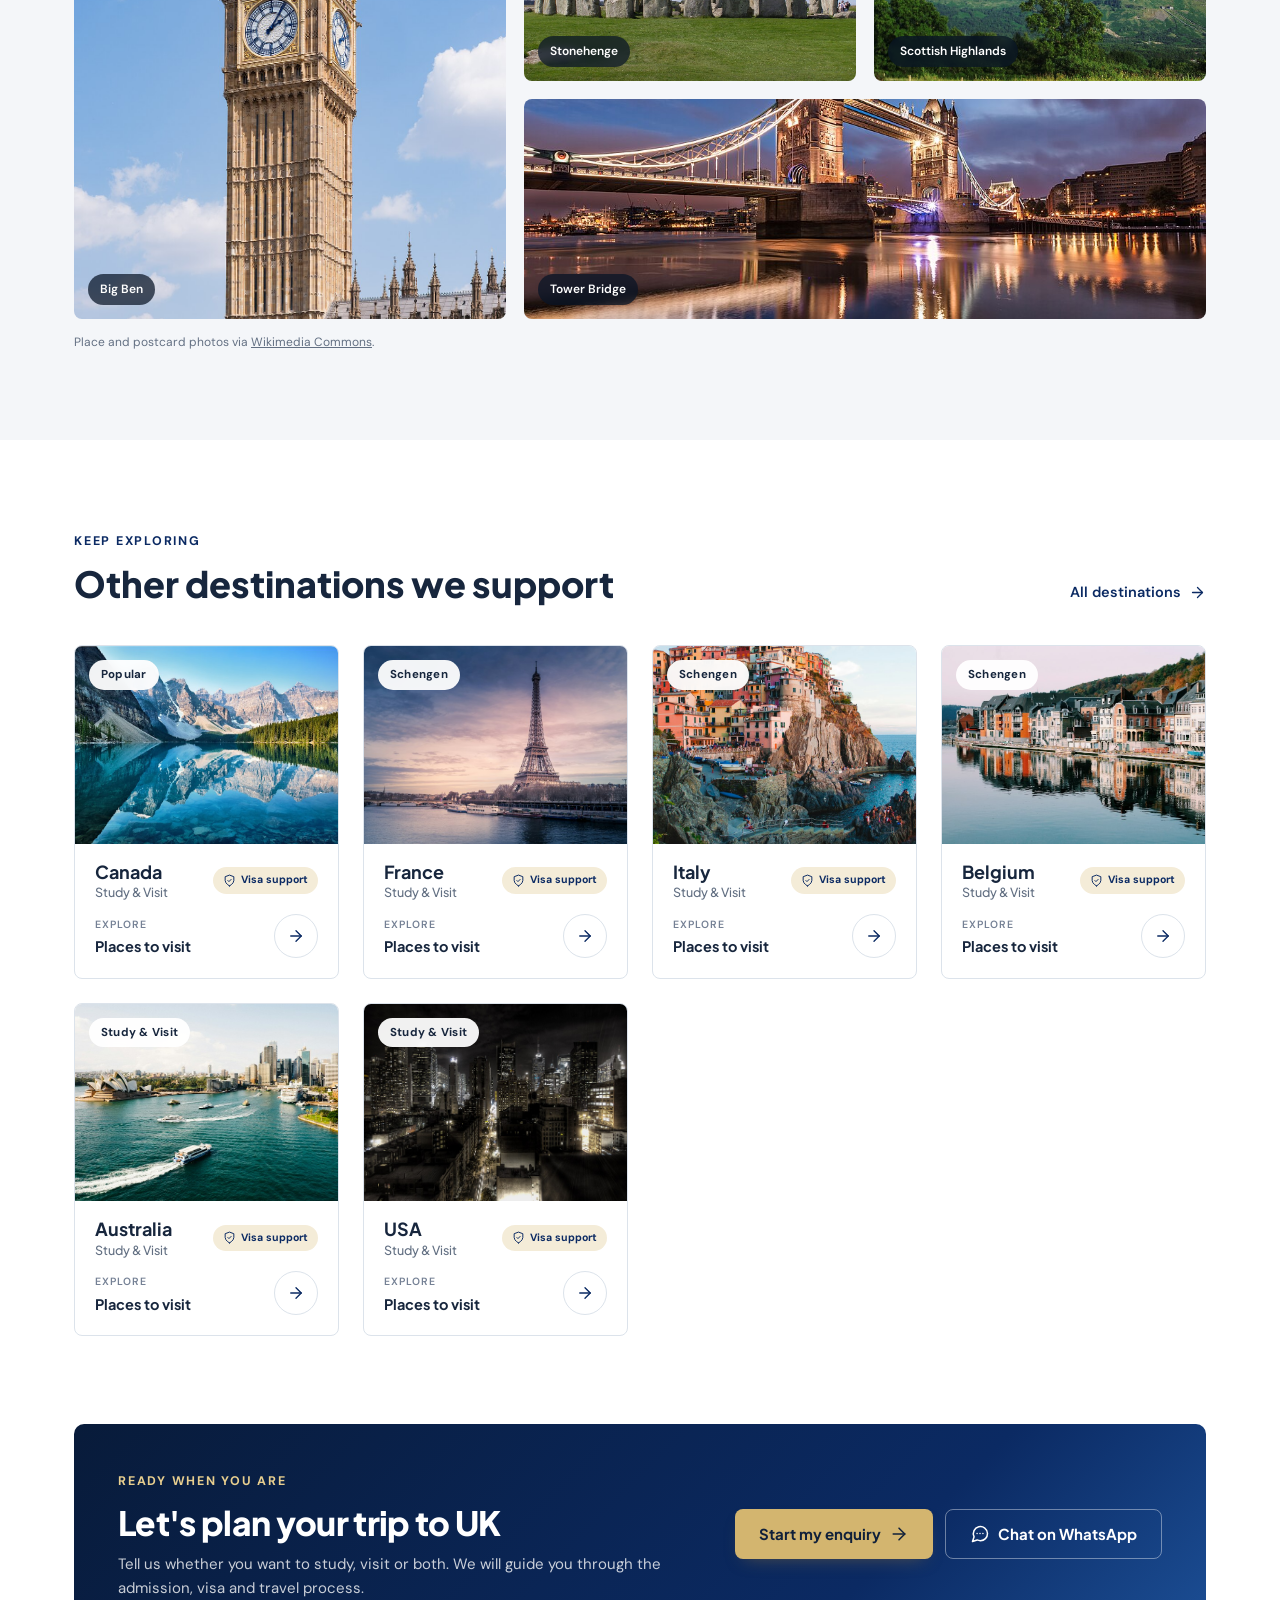
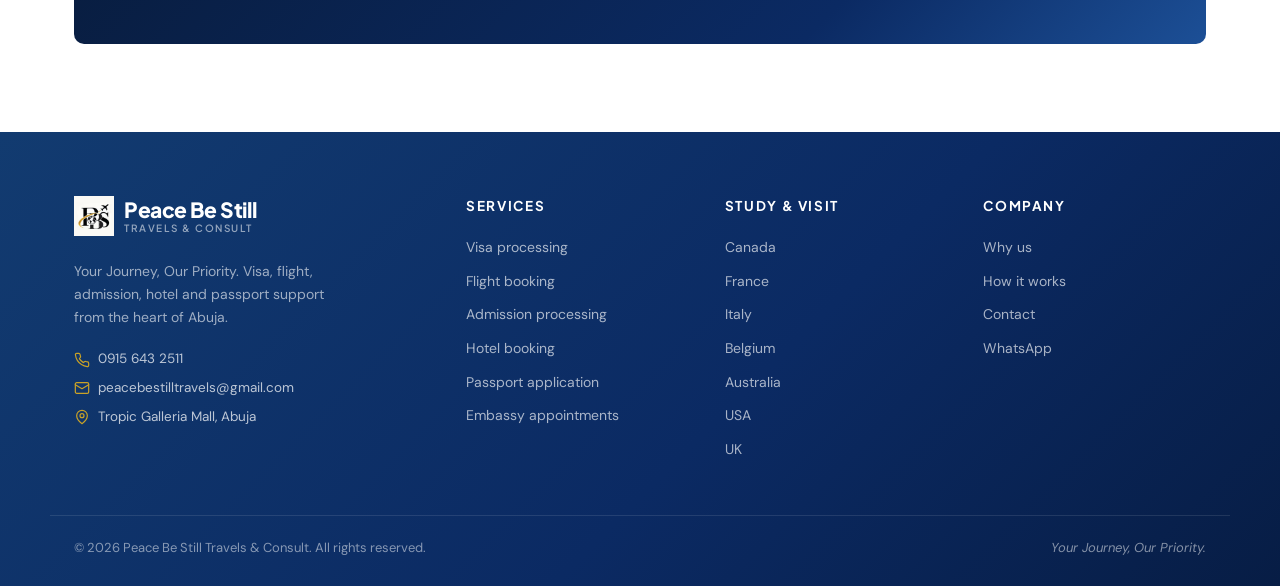
<file: uk.html>
<!DOCTYPE html>
<html lang="en">
<head>
  <meta charset="UTF-8">
  <meta name="viewport" content="width=device-width, initial-scale=1.0">
  <title>UK — Study &amp; Visit | Peace Be Still Travels &amp; Consult</title>
  <meta name="description" content="Explore study and visit destinations with Peace Be Still Travels & Consult. Discover places to visit, quick facts and travel support before you enquire.">
  <meta name="theme-color" content="#0b2a63">
  <link rel="icon" type="image/png" href="favicon.png">
  <link rel="preconnect" href="https://fonts.googleapis.com">
  <link rel="preconnect" href="https://fonts.gstatic.com" crossorigin>
  <link href="https://fonts.googleapis.com/css2?family=DM+Sans:wght@400;500;600;700&family=Plus+Jakarta+Sans:wght@500;600;700;800&display=swap" rel="stylesheet">
  <link rel="stylesheet" href="styles.css">
</head>
<body data-country="uk">

  <svg class="svg-sprite" aria-hidden="true" width="0" height="0" focusable="false">
    <defs>
      <symbol id="i-plane" viewBox="0 0 24 24"><path d="M17.8 19.2 16 11l3.5-3.5C21 6 21.5 4 21 3c-1-.5-3 0-4.5 1.5L13 8 4.8 6.2c-.5-.1-.9.1-1.1.5l-.3.5c-.2.5-.1 1 .3 1.3L9 12l-2 3H4l-1 1 3 2 2 3 1-1v-3l3-2 3.5 5.3c.3.4.8.5 1.3.3l.5-.2c.4-.3.6-.7.5-1.2z"/></symbol>
      <symbol id="i-calendar" viewBox="0 0 24 24"><rect x="3" y="4" width="18" height="18" rx="2"/><path d="M16 2v4M8 2v4M3 10h18"/></symbol>
      <symbol id="i-users" viewBox="0 0 24 24"><path d="M16 21v-2a4 4 0 0 0-4-4H6a4 4 0 0 0-4 4v2"/><circle cx="9" cy="7" r="4"/><path d="M22 21v-2a4 4 0 0 0-3-3.87"/><path d="M16 3.13a4 4 0 0 1 0 7.75"/></symbol>
      <symbol id="i-chevron" viewBox="0 0 24 24"><path d="m6 9 6 6 6-6"/></symbol>
      <symbol id="i-menu" viewBox="0 0 24 24"><path d="M4 6h16M4 12h16M4 18h16"/></symbol>
      <symbol id="i-close" viewBox="0 0 24 24"><path d="M18 6 6 18M6 6l12 12"/></symbol>
      <symbol id="i-check" viewBox="0 0 24 24"><path d="m20 6-11 11-5-5"/></symbol>
      <symbol id="i-shield" viewBox="0 0 24 24"><path d="M12 22s8-4 8-10V5l-8-3-8 3v7c0 6 8 10 8 10z"/><path d="m9 12 2 2 4-4"/></symbol>
      <symbol id="i-headset" viewBox="0 0 24 24"><path d="M3 18v-6a9 9 0 0 1 18 0v6"/><path d="M21 19a2 2 0 0 1-2 2h-1a2 2 0 0 1-2-2v-3a2 2 0 0 1 2-2h3zM3 19a2 2 0 0 0 2 2h1a2 2 0 0 0 2-2v-3a2 2 0 0 0-2-2H3z"/></symbol>
      <symbol id="i-globe" viewBox="0 0 24 24"><circle cx="12" cy="12" r="10"/><path d="M2 12h20"/><path d="M12 2a15.3 15.3 0 0 1 4 10 15.3 15.3 0 0 1-4 10 15.3 15.3 0 0 1-4-10 15.3 15.3 0 0 1 4-10z"/></symbol>
      <symbol id="i-star" viewBox="0 0 24 24"><path d="m12 2 3.09 6.26L22 9.27l-5 4.87 1.18 6.88L12 17.77l-6.18 3.25L7 14.14 2 9.27l6.91-1.01z"/></symbol>
      <symbol id="i-arrow" viewBox="0 0 24 24"><path d="M5 12h14"/><path d="m12 5 7 7-7 7"/></symbol>
      <symbol id="i-mail" viewBox="0 0 24 24"><rect x="2" y="4" width="20" height="16" rx="2"/><path d="m22 7-10 6L2 7"/></symbol>
      <symbol id="i-phone" viewBox="0 0 24 24"><path d="M22 16.92v3a2 2 0 0 1-2.18 2 19.79 19.79 0 0 1-8.63-3.07 19.5 19.5 0 0 1-6-6A19.79 19.79 0 0 1 2.12 4.18 2 2 0 0 1 4.11 2h3a2 2 0 0 1 2 1.72c.12.9.34 1.79.66 2.64a2 2 0 0 1-.45 2.11L8.09 9.91a16 16 0 0 0 6 6l1.44-1.23a2 2 0 0 1 2.11-.45c.85.32 1.74.54 2.64.66A2 2 0 0 1 22 16.92z"/></symbol>
      <symbol id="i-pin" viewBox="0 0 24 24"><path d="M20 10c0 6-8 12-8 12s-8-6-8-12a8 8 0 0 1 16 0z"/><circle cx="12" cy="10" r="3"/></symbol>
      <symbol id="i-search" viewBox="0 0 24 24"><circle cx="11" cy="11" r="8"/><path d="m21 21-4.3-4.3"/></symbol>
      <symbol id="i-clock" viewBox="0 0 24 24"><circle cx="12" cy="12" r="10"/><path d="M12 6v6l4 2"/></symbol>
      <symbol id="i-graduation" viewBox="0 0 24 24"><path d="M22 10 12 5 2 10l10 5 10-5z"/><path d="M6 12v5c0 1.7 2.7 3 6 3s6-1.3 6-3v-5"/><path d="M22 10v6"/></symbol>
      <symbol id="i-hotel" viewBox="0 0 24 24"><path d="M3 21V5a1 1 0 0 1 1-1h11a1 1 0 0 1 1 1v16"/><path d="M16 9h4a1 1 0 0 1 1 1v11"/><path d="M3 21h18"/><path d="M7 8h4M7 12h4M7 16h4"/></symbol>
      <symbol id="i-landmark" viewBox="0 0 24 24"><path d="M3 22h18"/><path d="M5 22V10M9 22V10M15 22V10M19 22V10"/><path d="m12 2 9 6H3z"/></symbol>
      <symbol id="i-chat" viewBox="0 0 24 24"><path d="M21 11.5a8.4 8.4 0 0 1-8.5 8.5 8.5 8.5 0 0 1-3.9-.9L3 21l1.9-5.6a8.5 8.5 0 1 1 16.1-3.9z"/><path d="M8.5 11.5h.01M12 11.5h.01M15.5 11.5h.01"/></symbol>
      <symbol id="i-file" viewBox="0 0 24 24"><path d="M14 2H6a2 2 0 0 0-2 2v16a2 2 0 0 0 2 2h12a2 2 0 0 0 2-2V8z"/><path d="M14 2v6h6"/><path d="M9 13h6M9 17h6"/></symbol>
    </defs>
  </svg>

  <header class="site-header" id="siteHeader">
    <div class="container header-inner">
      <a class="brand" href="index.html" aria-label="Peace Be Still Travels and Consult home">
        <span class="brand-mark"><img src="favicon.png" alt="" aria-hidden="true"></span>
        <span class="brand-text">
          <span class="brand-name">Peace Be Still</span>
          <span class="brand-sub">Travels &amp; Consult</span>
        </span>
      </a>

      <nav class="main-nav" id="mainNav" aria-label="Main navigation">
        <a href="index.html#services">Services</a>
        <a href="index.html#destinations">Study &amp; Visit</a>
        <a href="index.html#why">Why us</a>
        <a href="index.html#how">How it works</a>
        <a href="index.html#contact">Contact</a>
      </nav>

      <div class="header-actions">
        <a href="tel:+2349156432511" class="link-ghost header-phone">
          <svg class="icon" aria-hidden="true"><use href="#i-phone"/></svg>
          0915 643 2511
        </a>
        <a href="index.html#contact" class="btn btn-primary btn-sm">Book now</a>
        <button class="nav-toggle" id="navToggle" aria-expanded="false" aria-controls="mainNav" aria-label="Toggle navigation">
          <svg class="icon nav-toggle-open" aria-hidden="true"><use href="#i-menu"/></svg>
          <svg class="icon nav-toggle-close" aria-hidden="true"><use href="#i-close"/></svg>
        </button>
      </div>
    </div>
  </header>

  <main>
    <section class="dest-hero" id="destHero">
      <img class="dest-hero-bg" id="destHeroImg" src="dest-canada.jpg" alt="" aria-hidden="true">
      <div class="container dest-hero-inner">
        <a class="dest-back" href="index.html#destinations">
          <svg class="icon" aria-hidden="true"><use href="#i-arrow"/></svg>
          All destinations
        </a>
        <span class="eyebrow eyebrow-light">
          <svg class="icon" aria-hidden="true"><use href="#i-globe"/></svg>
          Study &amp; Visit
        </span>
        <h1 id="destName">Destination</h1>
        <p class="dest-hero-tagline" id="destTagline"></p>
        <div class="dest-hero-actions">
          <a class="btn btn-accent" id="destCta" href="index.html#contact">
            Plan my trip <svg class="icon" aria-hidden="true"><use href="#i-arrow"/></svg>
          </a>
          <a class="btn btn-outline" id="destWhatsApp" href="https://wa.me/2349156432511" target="_blank" rel="noopener">
            <svg class="icon" aria-hidden="true"><use href="#i-chat"/></svg> Chat on WhatsApp
          </a>
        </div>
        <ul class="dest-hero-chips" id="destChips"></ul>
      </div>
    </section>

    <div id="destContent"></div>
  </main>

  <footer class="site-footer" id="support">
    <div class="container footer-top">
      <div class="footer-brand">
        <a class="brand brand-light" href="index.html" aria-label="Peace Be Still Travels and Consult home">
          <span class="brand-mark"><img src="favicon.png" alt="" aria-hidden="true"></span>
          <span class="brand-text">
            <span class="brand-name">Peace Be Still</span>
            <span class="brand-sub">Travels &amp; Consult</span>
          </span>
        </a>
        <p>Your Journey, Our Priority. Visa, flight, admission, hotel and passport support from the heart of Abuja.</p>
        <div class="footer-contact">
          <a href="tel:+2349156432511"><svg class="icon" aria-hidden="true"><use href="#i-phone"/></svg> 0915 643 2511</a>
          <a href="mailto:peacebestilltravels@gmail.com"><svg class="icon" aria-hidden="true"><use href="#i-mail"/></svg> peacebestilltravels@gmail.com</a>
          <a href="https://maps.google.com/?q=Tropic+Galleria+Mall+Muhammadu+Buhari+Way+Central+Business+District+Abuja" target="_blank" rel="noopener"><svg class="icon" aria-hidden="true"><use href="#i-pin"/></svg> Tropic Galleria Mall, Abuja</a>
        </div>
      </div>

      <div class="footer-col">
        <h3>Services</h3>
        <a href="index.html#services">Visa processing</a>
        <a href="index.html#services">Flight booking</a>
        <a href="index.html#services">Admission processing</a>
        <a href="index.html#services">Hotel booking</a>
        <a href="index.html#services">Passport application</a>
        <a href="index.html#services">Embassy appointments</a>
      </div>

      <div class="footer-col">
        <h3>Study &amp; Visit</h3>
        <a href="canada.html">Canada</a>
        <a href="france.html">France</a>
        <a href="italy.html">Italy</a>
        <a href="belgium.html">Belgium</a>
        <a href="australia.html">Australia</a>
        <a href="usa.html">USA</a>
        <a href="uk.html">UK</a>
      </div>

      <div class="footer-col">
        <h3>Company</h3>
        <a href="index.html#why">Why us</a>
        <a href="index.html#how">How it works</a>
        <a href="index.html#contact">Contact</a>
        <a href="https://wa.me/2349156432511" target="_blank" rel="noopener">WhatsApp</a>
      </div>
    </div>

    <div class="container footer-bottom">
      <p>© <span id="year">2026</span> Peace Be Still Travels &amp; Consult. All rights reserved.</p>
      <p class="footer-tagline">Your Journey, Our Priority.</p>
    </div>
  </footer>

  <div class="toast" id="toast" role="status" aria-live="polite"></div>

  <script src="main.js"></script>
  <script src="destination.js"></script>
</body>
</html>
</file>
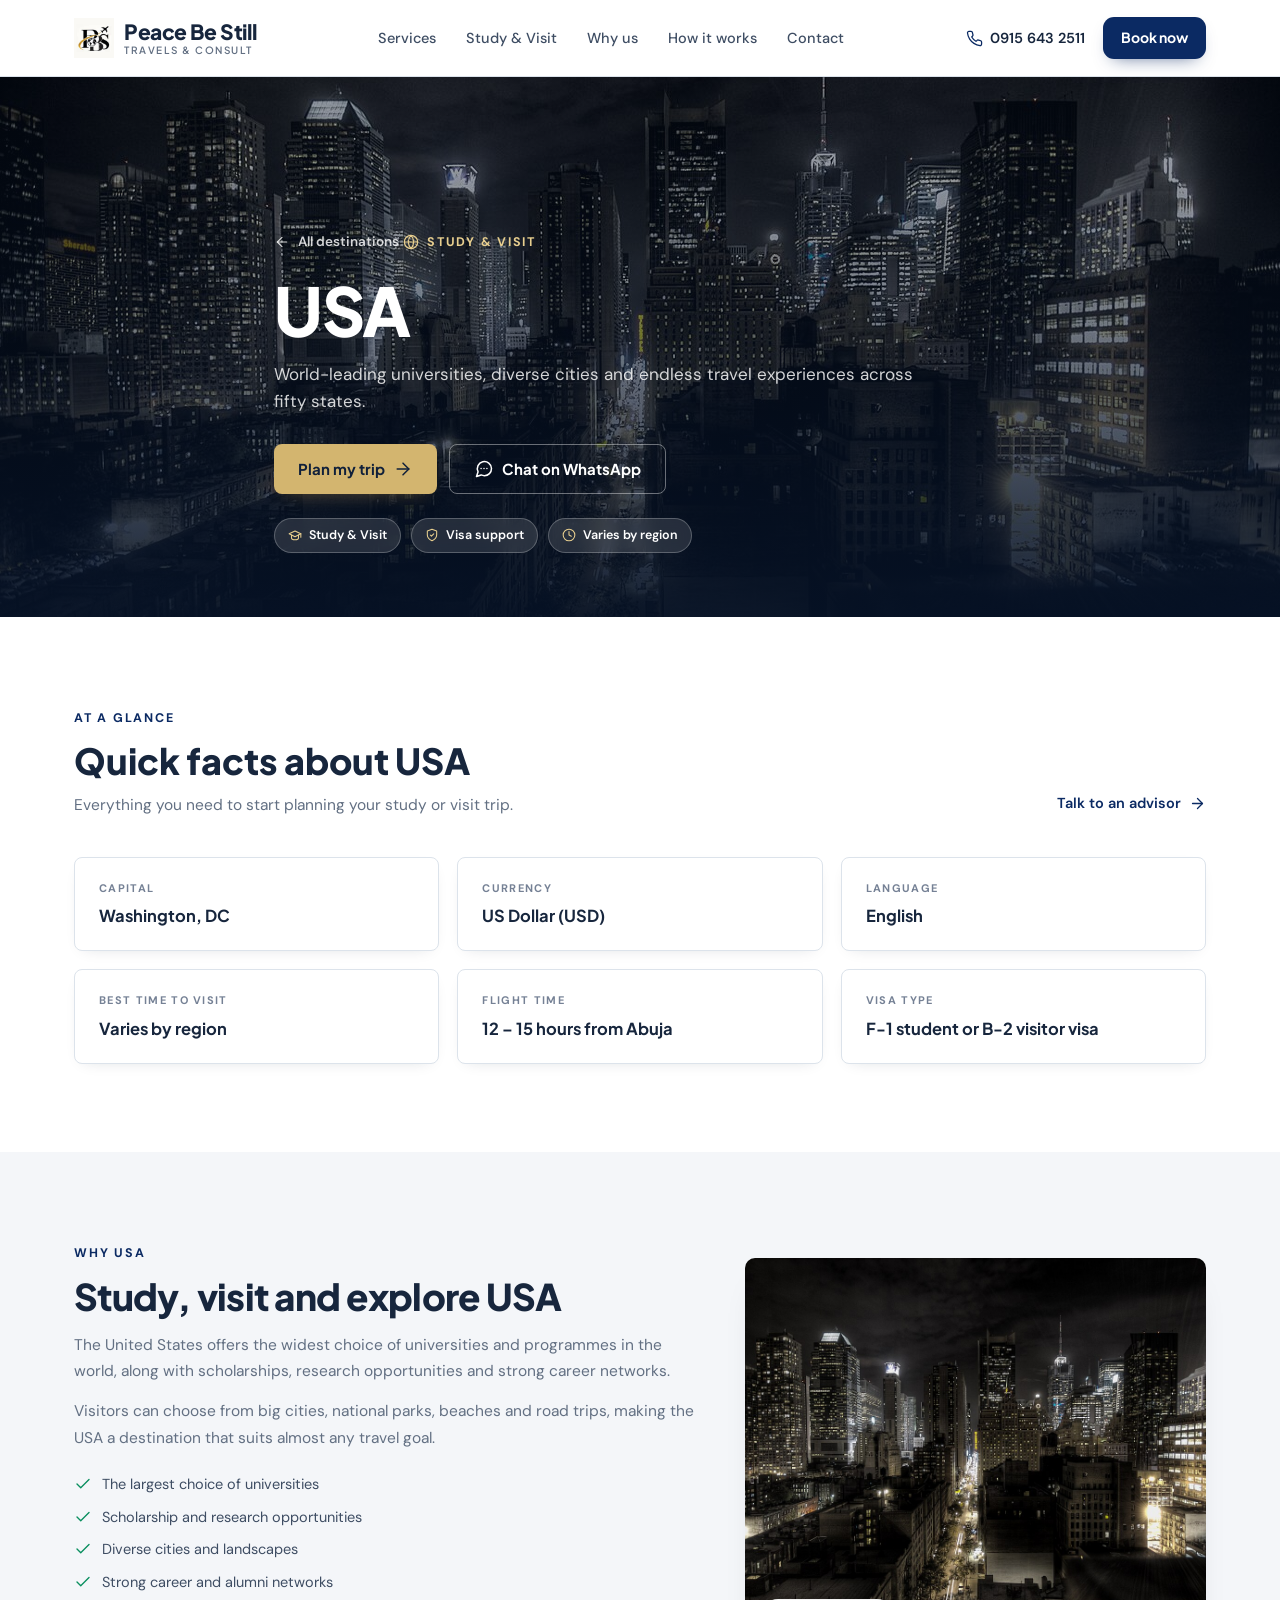
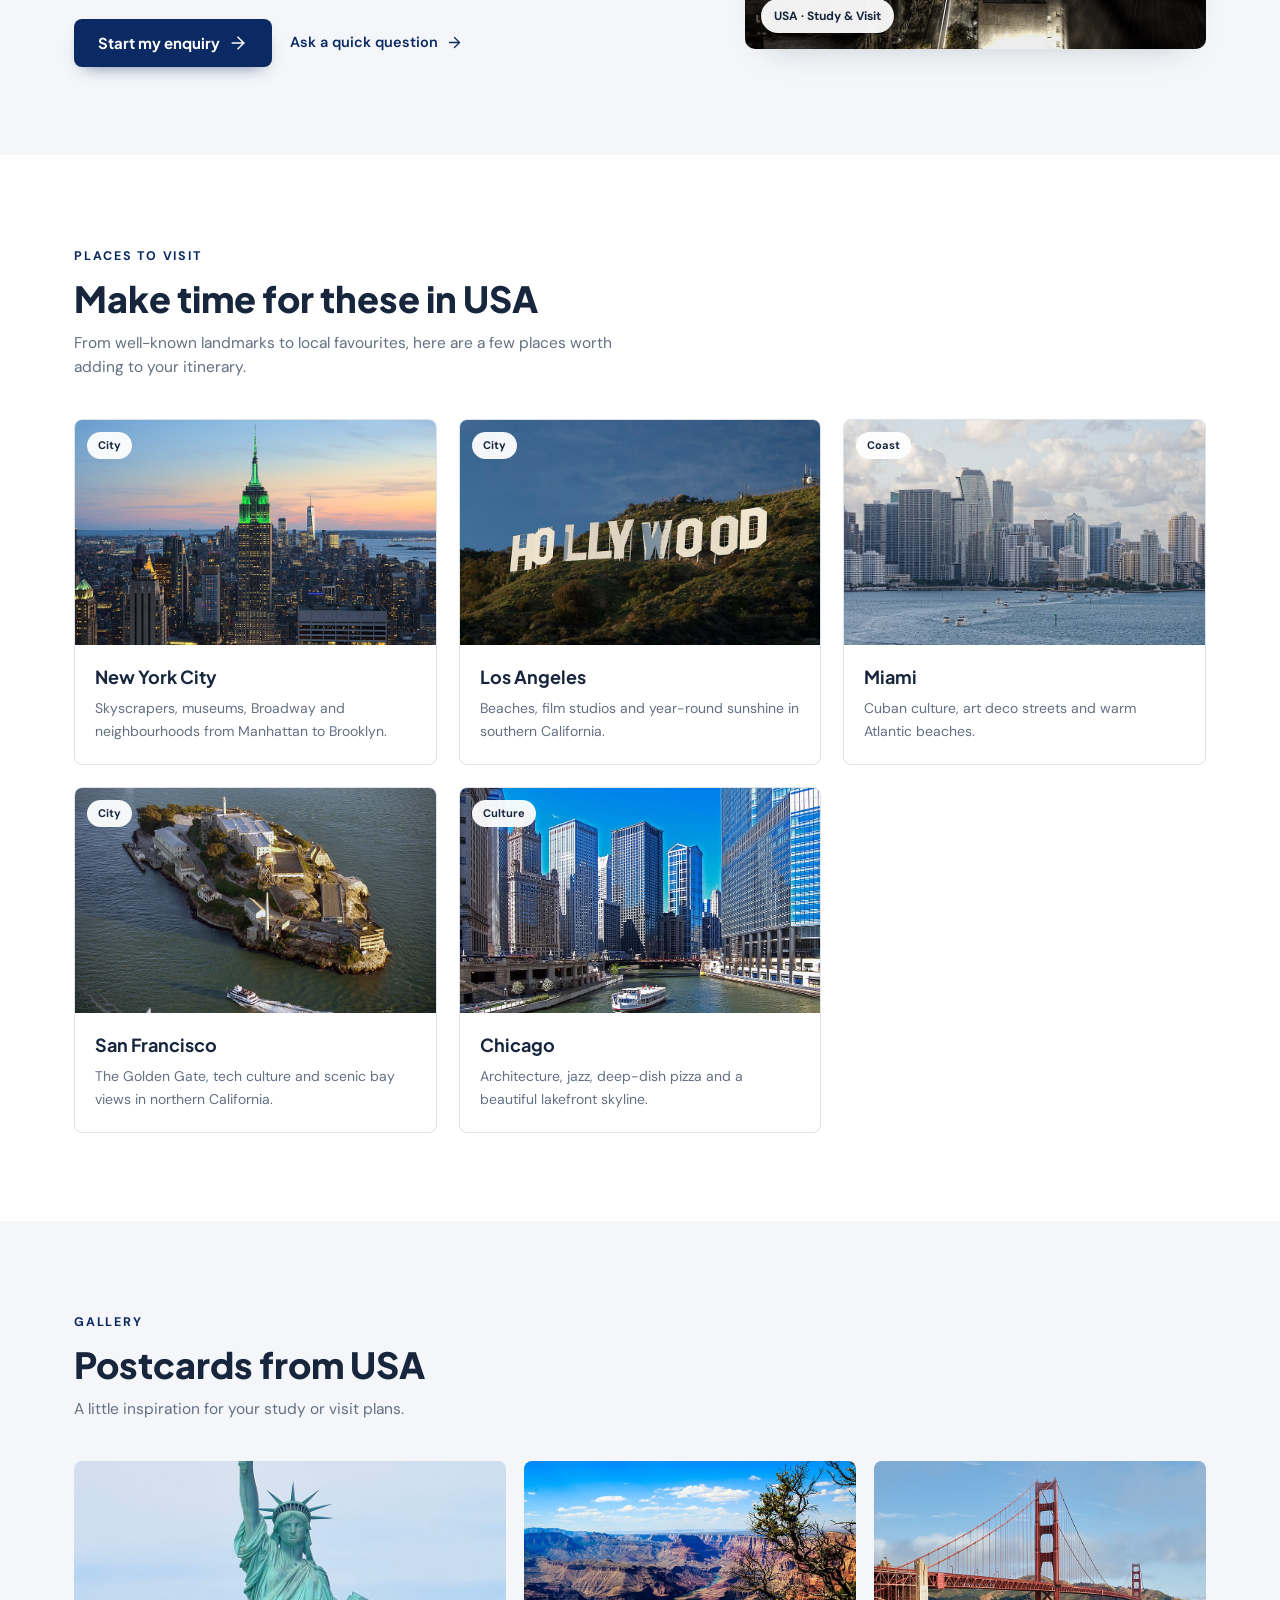
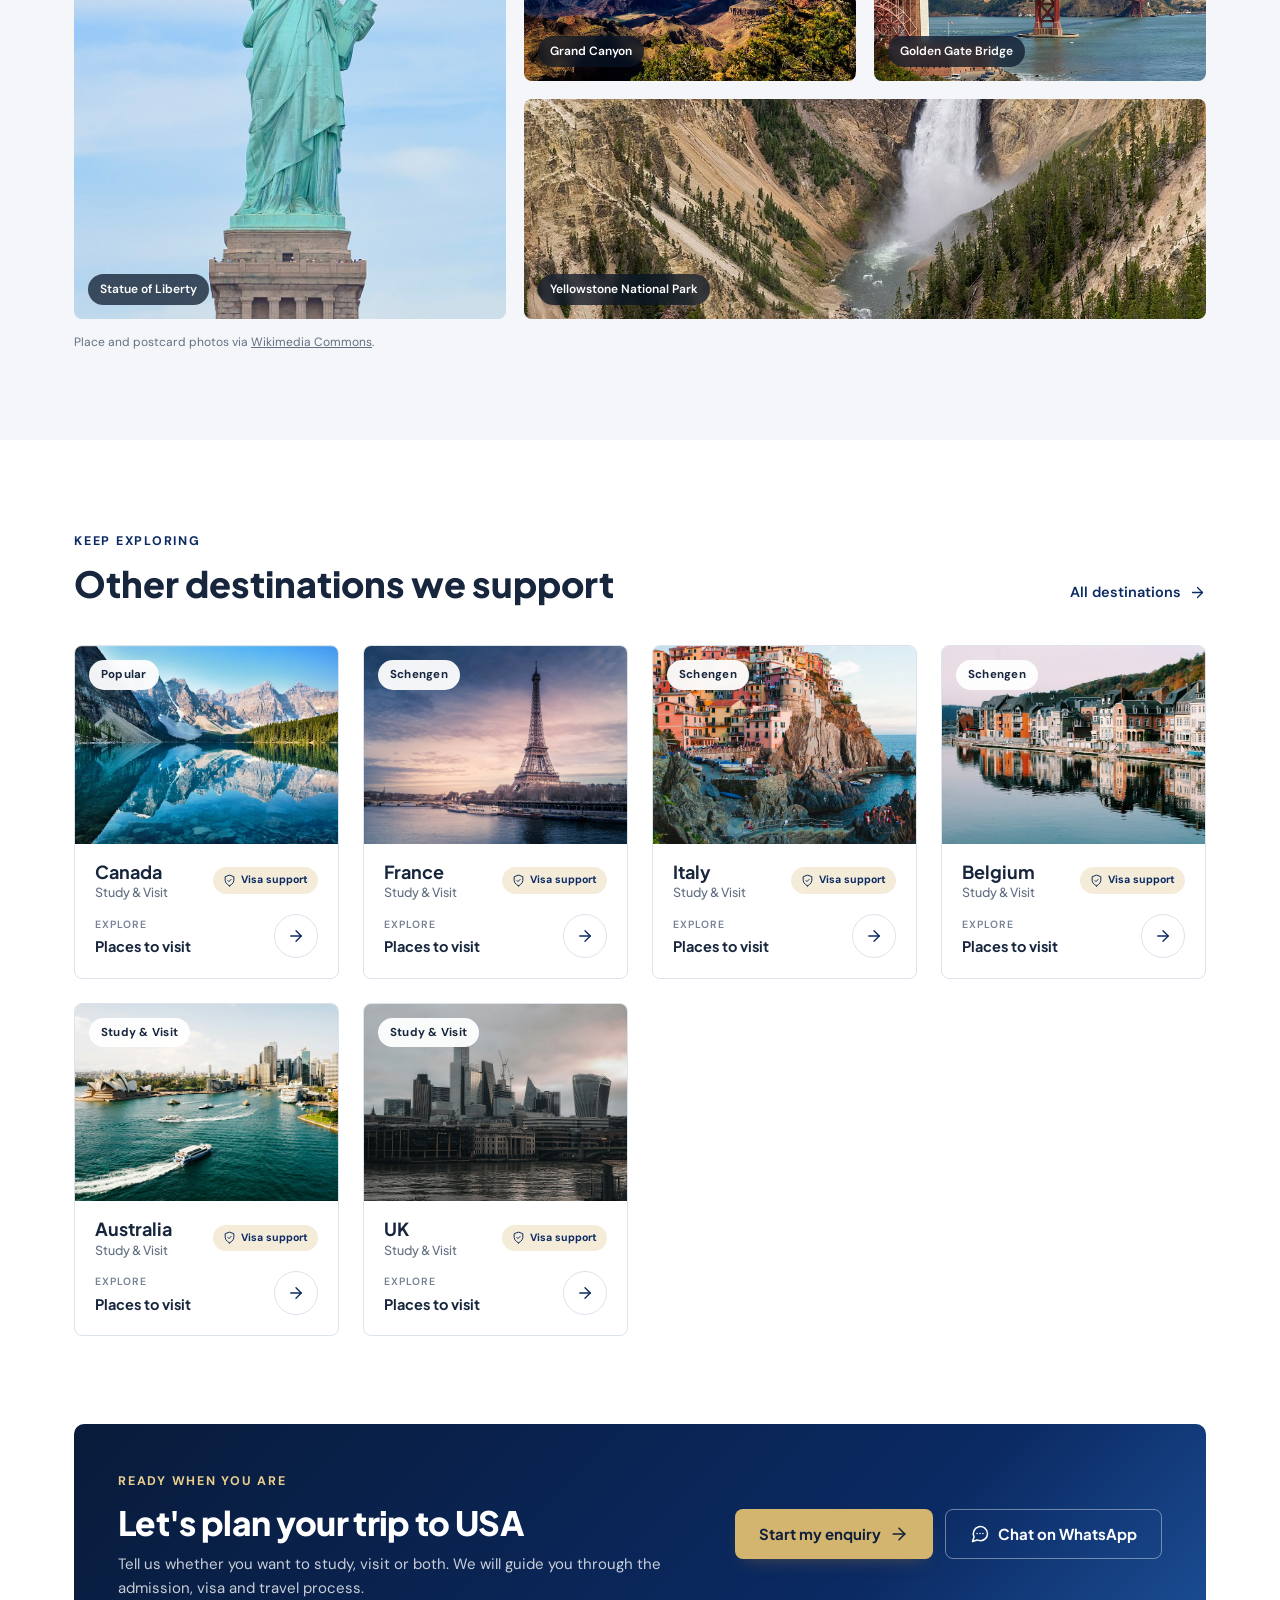
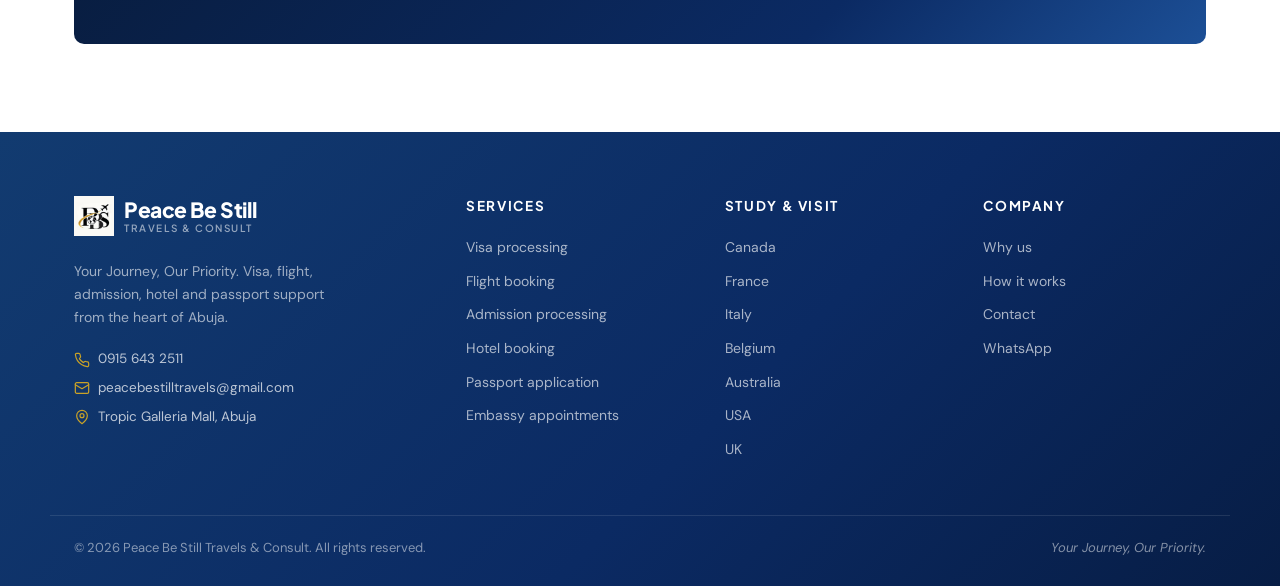
<file: usa.html>
<!DOCTYPE html>
<html lang="en">
<head>
  <meta charset="UTF-8">
  <meta name="viewport" content="width=device-width, initial-scale=1.0">
  <title>USA — Study &amp; Visit | Peace Be Still Travels &amp; Consult</title>
  <meta name="description" content="Explore study and visit destinations with Peace Be Still Travels & Consult. Discover places to visit, quick facts and travel support before you enquire.">
  <meta name="theme-color" content="#0b2a63">
  <link rel="icon" type="image/png" href="favicon.png">
  <link rel="preconnect" href="https://fonts.googleapis.com">
  <link rel="preconnect" href="https://fonts.gstatic.com" crossorigin>
  <link href="https://fonts.googleapis.com/css2?family=DM+Sans:wght@400;500;600;700&family=Plus+Jakarta+Sans:wght@500;600;700;800&display=swap" rel="stylesheet">
  <link rel="stylesheet" href="styles.css">
</head>
<body data-country="usa">

  <svg class="svg-sprite" aria-hidden="true" width="0" height="0" focusable="false">
    <defs>
      <symbol id="i-plane" viewBox="0 0 24 24"><path d="M17.8 19.2 16 11l3.5-3.5C21 6 21.5 4 21 3c-1-.5-3 0-4.5 1.5L13 8 4.8 6.2c-.5-.1-.9.1-1.1.5l-.3.5c-.2.5-.1 1 .3 1.3L9 12l-2 3H4l-1 1 3 2 2 3 1-1v-3l3-2 3.5 5.3c.3.4.8.5 1.3.3l.5-.2c.4-.3.6-.7.5-1.2z"/></symbol>
      <symbol id="i-calendar" viewBox="0 0 24 24"><rect x="3" y="4" width="18" height="18" rx="2"/><path d="M16 2v4M8 2v4M3 10h18"/></symbol>
      <symbol id="i-users" viewBox="0 0 24 24"><path d="M16 21v-2a4 4 0 0 0-4-4H6a4 4 0 0 0-4 4v2"/><circle cx="9" cy="7" r="4"/><path d="M22 21v-2a4 4 0 0 0-3-3.87"/><path d="M16 3.13a4 4 0 0 1 0 7.75"/></symbol>
      <symbol id="i-chevron" viewBox="0 0 24 24"><path d="m6 9 6 6 6-6"/></symbol>
      <symbol id="i-menu" viewBox="0 0 24 24"><path d="M4 6h16M4 12h16M4 18h16"/></symbol>
      <symbol id="i-close" viewBox="0 0 24 24"><path d="M18 6 6 18M6 6l12 12"/></symbol>
      <symbol id="i-check" viewBox="0 0 24 24"><path d="m20 6-11 11-5-5"/></symbol>
      <symbol id="i-shield" viewBox="0 0 24 24"><path d="M12 22s8-4 8-10V5l-8-3-8 3v7c0 6 8 10 8 10z"/><path d="m9 12 2 2 4-4"/></symbol>
      <symbol id="i-headset" viewBox="0 0 24 24"><path d="M3 18v-6a9 9 0 0 1 18 0v6"/><path d="M21 19a2 2 0 0 1-2 2h-1a2 2 0 0 1-2-2v-3a2 2 0 0 1 2-2h3zM3 19a2 2 0 0 0 2 2h1a2 2 0 0 0 2-2v-3a2 2 0 0 0-2-2H3z"/></symbol>
      <symbol id="i-globe" viewBox="0 0 24 24"><circle cx="12" cy="12" r="10"/><path d="M2 12h20"/><path d="M12 2a15.3 15.3 0 0 1 4 10 15.3 15.3 0 0 1-4 10 15.3 15.3 0 0 1-4-10 15.3 15.3 0 0 1 4-10z"/></symbol>
      <symbol id="i-star" viewBox="0 0 24 24"><path d="m12 2 3.09 6.26L22 9.27l-5 4.87 1.18 6.88L12 17.77l-6.18 3.25L7 14.14 2 9.27l6.91-1.01z"/></symbol>
      <symbol id="i-arrow" viewBox="0 0 24 24"><path d="M5 12h14"/><path d="m12 5 7 7-7 7"/></symbol>
      <symbol id="i-mail" viewBox="0 0 24 24"><rect x="2" y="4" width="20" height="16" rx="2"/><path d="m22 7-10 6L2 7"/></symbol>
      <symbol id="i-phone" viewBox="0 0 24 24"><path d="M22 16.92v3a2 2 0 0 1-2.18 2 19.79 19.79 0 0 1-8.63-3.07 19.5 19.5 0 0 1-6-6A19.79 19.79 0 0 1 2.12 4.18 2 2 0 0 1 4.11 2h3a2 2 0 0 1 2 1.72c.12.9.34 1.79.66 2.64a2 2 0 0 1-.45 2.11L8.09 9.91a16 16 0 0 0 6 6l1.44-1.23a2 2 0 0 1 2.11-.45c.85.32 1.74.54 2.64.66A2 2 0 0 1 22 16.92z"/></symbol>
      <symbol id="i-pin" viewBox="0 0 24 24"><path d="M20 10c0 6-8 12-8 12s-8-6-8-12a8 8 0 0 1 16 0z"/><circle cx="12" cy="10" r="3"/></symbol>
      <symbol id="i-search" viewBox="0 0 24 24"><circle cx="11" cy="11" r="8"/><path d="m21 21-4.3-4.3"/></symbol>
      <symbol id="i-clock" viewBox="0 0 24 24"><circle cx="12" cy="12" r="10"/><path d="M12 6v6l4 2"/></symbol>
      <symbol id="i-graduation" viewBox="0 0 24 24"><path d="M22 10 12 5 2 10l10 5 10-5z"/><path d="M6 12v5c0 1.7 2.7 3 6 3s6-1.3 6-3v-5"/><path d="M22 10v6"/></symbol>
      <symbol id="i-hotel" viewBox="0 0 24 24"><path d="M3 21V5a1 1 0 0 1 1-1h11a1 1 0 0 1 1 1v16"/><path d="M16 9h4a1 1 0 0 1 1 1v11"/><path d="M3 21h18"/><path d="M7 8h4M7 12h4M7 16h4"/></symbol>
      <symbol id="i-landmark" viewBox="0 0 24 24"><path d="M3 22h18"/><path d="M5 22V10M9 22V10M15 22V10M19 22V10"/><path d="m12 2 9 6H3z"/></symbol>
      <symbol id="i-chat" viewBox="0 0 24 24"><path d="M21 11.5a8.4 8.4 0 0 1-8.5 8.5 8.5 8.5 0 0 1-3.9-.9L3 21l1.9-5.6a8.5 8.5 0 1 1 16.1-3.9z"/><path d="M8.5 11.5h.01M12 11.5h.01M15.5 11.5h.01"/></symbol>
      <symbol id="i-file" viewBox="0 0 24 24"><path d="M14 2H6a2 2 0 0 0-2 2v16a2 2 0 0 0 2 2h12a2 2 0 0 0 2-2V8z"/><path d="M14 2v6h6"/><path d="M9 13h6M9 17h6"/></symbol>
    </defs>
  </svg>

  <header class="site-header" id="siteHeader">
    <div class="container header-inner">
      <a class="brand" href="index.html" aria-label="Peace Be Still Travels and Consult home">
        <span class="brand-mark"><img src="favicon.png" alt="" aria-hidden="true"></span>
        <span class="brand-text">
          <span class="brand-name">Peace Be Still</span>
          <span class="brand-sub">Travels &amp; Consult</span>
        </span>
      </a>

      <nav class="main-nav" id="mainNav" aria-label="Main navigation">
        <a href="index.html#services">Services</a>
        <a href="index.html#destinations">Study &amp; Visit</a>
        <a href="index.html#why">Why us</a>
        <a href="index.html#how">How it works</a>
        <a href="index.html#contact">Contact</a>
      </nav>

      <div class="header-actions">
        <a href="tel:+2349156432511" class="link-ghost header-phone">
          <svg class="icon" aria-hidden="true"><use href="#i-phone"/></svg>
          0915 643 2511
        </a>
        <a href="index.html#contact" class="btn btn-primary btn-sm">Book now</a>
        <button class="nav-toggle" id="navToggle" aria-expanded="false" aria-controls="mainNav" aria-label="Toggle navigation">
          <svg class="icon nav-toggle-open" aria-hidden="true"><use href="#i-menu"/></svg>
          <svg class="icon nav-toggle-close" aria-hidden="true"><use href="#i-close"/></svg>
        </button>
      </div>
    </div>
  </header>

  <main>
    <section class="dest-hero" id="destHero">
      <img class="dest-hero-bg" id="destHeroImg" src="dest-canada.jpg" alt="" aria-hidden="true">
      <div class="container dest-hero-inner">
        <a class="dest-back" href="index.html#destinations">
          <svg class="icon" aria-hidden="true"><use href="#i-arrow"/></svg>
          All destinations
        </a>
        <span class="eyebrow eyebrow-light">
          <svg class="icon" aria-hidden="true"><use href="#i-globe"/></svg>
          Study &amp; Visit
        </span>
        <h1 id="destName">Destination</h1>
        <p class="dest-hero-tagline" id="destTagline"></p>
        <div class="dest-hero-actions">
          <a class="btn btn-accent" id="destCta" href="index.html#contact">
            Plan my trip <svg class="icon" aria-hidden="true"><use href="#i-arrow"/></svg>
          </a>
          <a class="btn btn-outline" id="destWhatsApp" href="https://wa.me/2349156432511" target="_blank" rel="noopener">
            <svg class="icon" aria-hidden="true"><use href="#i-chat"/></svg> Chat on WhatsApp
          </a>
        </div>
        <ul class="dest-hero-chips" id="destChips"></ul>
      </div>
    </section>

    <div id="destContent"></div>
  </main>

  <footer class="site-footer" id="support">
    <div class="container footer-top">
      <div class="footer-brand">
        <a class="brand brand-light" href="index.html" aria-label="Peace Be Still Travels and Consult home">
          <span class="brand-mark"><img src="favicon.png" alt="" aria-hidden="true"></span>
          <span class="brand-text">
            <span class="brand-name">Peace Be Still</span>
            <span class="brand-sub">Travels &amp; Consult</span>
          </span>
        </a>
        <p>Your Journey, Our Priority. Visa, flight, admission, hotel and passport support from the heart of Abuja.</p>
        <div class="footer-contact">
          <a href="tel:+2349156432511"><svg class="icon" aria-hidden="true"><use href="#i-phone"/></svg> 0915 643 2511</a>
          <a href="mailto:peacebestilltravels@gmail.com"><svg class="icon" aria-hidden="true"><use href="#i-mail"/></svg> peacebestilltravels@gmail.com</a>
          <a href="https://maps.google.com/?q=Tropic+Galleria+Mall+Muhammadu+Buhari+Way+Central+Business+District+Abuja" target="_blank" rel="noopener"><svg class="icon" aria-hidden="true"><use href="#i-pin"/></svg> Tropic Galleria Mall, Abuja</a>
        </div>
      </div>

      <div class="footer-col">
        <h3>Services</h3>
        <a href="index.html#services">Visa processing</a>
        <a href="index.html#services">Flight booking</a>
        <a href="index.html#services">Admission processing</a>
        <a href="index.html#services">Hotel booking</a>
        <a href="index.html#services">Passport application</a>
        <a href="index.html#services">Embassy appointments</a>
      </div>

      <div class="footer-col">
        <h3>Study &amp; Visit</h3>
        <a href="canada.html">Canada</a>
        <a href="france.html">France</a>
        <a href="italy.html">Italy</a>
        <a href="belgium.html">Belgium</a>
        <a href="australia.html">Australia</a>
        <a href="usa.html">USA</a>
        <a href="uk.html">UK</a>
      </div>

      <div class="footer-col">
        <h3>Company</h3>
        <a href="index.html#why">Why us</a>
        <a href="index.html#how">How it works</a>
        <a href="index.html#contact">Contact</a>
        <a href="https://wa.me/2349156432511" target="_blank" rel="noopener">WhatsApp</a>
      </div>
    </div>

    <div class="container footer-bottom">
      <p>© <span id="year">2026</span> Peace Be Still Travels &amp; Consult. All rights reserved.</p>
      <p class="footer-tagline">Your Journey, Our Priority.</p>
    </div>
  </footer>

  <div class="toast" id="toast" role="status" aria-live="polite"></div>

  <script src="main.js"></script>
  <script src="destination.js"></script>
</body>
</html>
</file>
<file: styles.css>
:root {
  --brand: #0b2a63;
  --brand-600: #082150;
  --brand-700: #061a3f;
  --brand-soft: #edf2f7;
  --accent: #b8954f;
  --accent-600: #92733a;
  --ink: #17263d;
  --ink-soft: #3e4d63;
  --muted: #637083;
  --muted-light: #758195;
  --line: #dce3eb;
  --bg: #ffffff;
  --bg-soft: #f4f6f9;
  --success: #0a8f5f;
  --gold: #b8954f;
  --radius-sm: 8px;
  --radius-md: 12px;
  --radius-lg: 16px;
  --shadow-sm: 0 5px 16px -10px rgba(15, 28, 51, 0.2);
  --shadow-md: 0 16px 34px -22px rgba(15, 28, 51, 0.26);
  --shadow-lg: 0 28px 56px -28px rgba(12, 24, 48, 0.35);
  --font-body: "DM Sans", sans-serif;
  --font-head: "Plus Jakarta Sans", "Inter", system-ui, sans-serif;
}

*,
*::before,
*::after {
  box-sizing: border-box;
}

html {
  scroll-behavior: smooth;
  scroll-padding-top: 92px;
  -webkit-text-size-adjust: 100%;
}

body {
  margin: 0;
  font-family: var(--font-body);
  color: var(--ink);
  background: var(--bg);
  line-height: 1.55;
  -webkit-font-smoothing: antialiased;
  text-rendering: optimizeLegibility;
}

body.nav-open,
body.modal-open {
  overflow: hidden;
}

h1,
h2,
h3,
h4,
p {
  margin: 0;
}

a {
  color: inherit;
}

img {
  display: block;
  max-width: 100%;
}

button,
input,
select {
  font-family: inherit;
  font-size: inherit;
}

button {
  cursor: pointer;
}

[hidden] {
  display: none !important;
}

::selection {
  background: rgba(11, 42, 99, 0.18);
}

:focus-visible {
  outline: 3px solid rgba(11, 42, 99, 0.45);
  outline-offset: 2px;
}

.svg-sprite {
  position: absolute;
  width: 0;
  height: 0;
  overflow: hidden;
}

.icon {
  width: 20px;
  height: 20px;
  fill: none;
  stroke: currentColor;
  stroke-width: 1.8;
  stroke-linecap: round;
  stroke-linejoin: round;
  flex-shrink: 0;
}

.icon-star {
  fill: currentColor;
  stroke: none;
}

.sr-only {
  position: absolute;
  width: 1px;
  height: 1px;
  padding: 0;
  margin: -1px;
  overflow: hidden;
  clip: rect(0, 0, 0, 0);
  white-space: nowrap;
  border: 0;
}

.container {
  width: 100%;
  max-width: 1180px;
  margin: 0 auto;
  padding: 0 24px;
}

.btn {
  display: inline-flex;
  align-items: center;
  justify-content: center;
  gap: 8px;
  height: 50px;
  padding: 0 24px;
  border: 0;
  border-radius: var(--radius-sm);
  font-family: var(--font-head);
  font-size: 15px;
  font-weight: 700;
  text-decoration: none;
  white-space: nowrap;
  transition: transform 0.2s ease, box-shadow 0.2s ease, background 0.2s ease;
}

.btn-primary {
  color: #fff;
  background: var(--brand);
  box-shadow: 0 8px 18px -10px rgba(11, 42, 99, 0.7);
}

.btn-primary:hover {
  transform: translateY(-2px);
  box-shadow: 0 12px 24px -12px rgba(11, 42, 99, 0.75);
}

.btn-primary:active {
  transform: translateY(0);
}

.btn-accent {
  color: #10203a;
  background: #d3b56f;
  box-shadow: 0 8px 18px -10px rgba(146, 115, 58, 0.62);
}

.btn-accent:hover {
  transform: translateY(-2px);
  box-shadow: 0 12px 24px -12px rgba(146, 115, 58, 0.72);
}

.btn-sm {
  height: 42px;
  padding: 0 18px;
  font-size: 14px;
  border-radius: 11px;
}

.eyebrow {
  display: inline-flex;
  align-items: center;
  gap: 8px;
  margin-bottom: 12px;
  font-size: 12.5px;
  font-weight: 700;
  letter-spacing: 0.14em;
  text-transform: uppercase;
  color: var(--brand);
}

.eyebrow .icon {
  width: 16px;
  height: 16px;
}

.eyebrow-light {
  color: #e8cf8f;
}

.site-header {
  position: sticky;
  top: 0;
  z-index: 100;
  background: rgba(255, 255, 255, 0.96);
  border-bottom: 1px solid var(--line);
  backdrop-filter: blur(14px);
  -webkit-backdrop-filter: blur(14px);
  transition: box-shadow 0.25s ease;
}

.site-header.scrolled {
  box-shadow: 0 12px 30px -20px rgba(15, 28, 51, 0.45);
}

.header-inner {
  display: flex;
  align-items: center;
  justify-content: space-between;
  gap: 24px;
  height: 76px;
}

.brand {
  display: inline-flex;
  align-items: center;
  gap: 10px;
  text-decoration: none;
}

.brand-mark {
  display: grid;
  place-items: center;
  width: 40px;
  height: 40px;
  border-radius: 12px;
}

.brand-mark img {
  width: 100%;
  height: 100%;
  object-fit: contain;
}

.site-header .brand-mark img {
  mix-blend-mode: multiply;
}

.brand-mark .icon {
  width: 22px;
  height: 22px;
}

.brand-name {
  font-family: var(--font-head);
  font-size: 21px;
  font-weight: 800;
  letter-spacing: -0.02em;
  white-space: nowrap;
  color: var(--ink);
}

.brand-name span {
  color: var(--brand);
}

.brand-text {
  display: flex;
  flex-direction: column;
  line-height: 1.1;
}

.brand-sub {
  margin-top: 2px;
  font-family: var(--font-head);
  font-size: 10px;
  font-weight: 600;
  letter-spacing: 0.16em;
  text-transform: uppercase;
  color: var(--muted);
}

.header-phone {
  display: inline-flex;
  align-items: center;
  gap: 7px;
}

.header-phone .icon {
  width: 17px;
  height: 17px;
  color: var(--brand);
}

.main-nav {
  display: flex;
  align-items: center;
  gap: 30px;
}

.main-nav a {
  position: relative;
  font-size: 14.5px;
  font-weight: 500;
  color: var(--ink-soft);
  text-decoration: none;
  padding: 6px 0;
}

.main-nav a::after {
  content: "";
  position: absolute;
  left: 0;
  bottom: 0;
  width: 0;
  height: 2px;
  border-radius: 2px;
  background: var(--brand);
  transition: width 0.25s ease;
}

.main-nav a:hover {
  color: var(--brand);
}

.main-nav a:hover::after {
  width: 100%;
}

.header-actions {
  display: flex;
  align-items: center;
  gap: 18px;
}

.link-ghost {
  font-size: 14.5px;
  font-weight: 600;
  color: var(--ink);
  text-decoration: none;
}

.link-ghost:hover {
  color: var(--brand);
}

.nav-toggle {
  display: none;
  place-items: center;
  width: 44px;
  height: 44px;
  border: 1px solid var(--line);
  border-radius: 12px;
  background: #fff;
  color: var(--ink);
}

.nav-toggle .icon {
  width: 22px;
  height: 22px;
}

.nav-toggle-close {
  display: none;
}

.nav-toggle[aria-expanded="true"] .nav-toggle-open {
  display: none;
}

.nav-toggle[aria-expanded="true"] .nav-toggle-close {
  display: block;
}

.hero {
  position: relative;
  overflow: hidden;
  padding: 0;
  background:
    radial-gradient(ellipse at 75% 48%, rgba(35, 109, 133, 0.3), transparent 44%),
    linear-gradient(120deg, #061a2b 0%, #0a2b3f 58%, #061a2b 100%);
  color: #fff;
  isolation: isolate;
}

.hero-inner {
  position: relative;
  display: grid;
  min-height: 620px;
  grid-template-rows: 1fr auto;
  align-items: center;
  gap: 28px;
  padding-top: 64px;
  padding-bottom: 36px;
}

.hero-copy {
  position: relative;
  z-index: 2;
  max-width: 640px;
}

.hero .eyebrow-light {
  color: #e8d5a7;
}

.hero h1 {
  font-family: var(--font-head);
  font-size: 56px;
  font-weight: 800;
  line-height: 1.08;
  letter-spacing: 0;
  margin-bottom: 20px;
  color: #fff;
}

.hero h1 .highlight {
  color: #e8d5a7;
}

.hero-text {
  max-width: 540px;
  font-size: 17px;
  color: rgba(255, 255, 255, 0.78);
}

.hero-actions {
  display: flex;
  align-items: center;
  flex-wrap: wrap;
  gap: 22px;
  margin-top: 28px;
}

.hero-actions .btn {
  height: 48px;
}

.hero-actions .btn .icon {
  width: 17px;
  height: 17px;
}

.hero-visual {
  position: absolute;
  inset: 0;
  z-index: 0;
  overflow: visible;
  background: transparent;
  opacity: 0.58;
  pointer-events: none;
}

.hero-visual .world-stage {
  position: absolute;
  display: grid;
  top: 50%;
  right: 0;
  width: min(58vw, 650px);
  aspect-ratio: 1;
  place-items: center;
  transform: translateY(-50%);
}

.hero-verse {
  position: relative;
  z-index: 2;
  display: grid;
  gap: 8px;
  width: fit-content;
  max-width: 100%;
  margin: 0;
  padding: 16px 0 0 18px;
  border-top: 1px solid rgba(232, 213, 167, 0.28);
  border-left: 2px solid #e8d5a7;
  margin-bottom: 40px;
}

.hero-verse-ref {
  color: #e8d5a7;
  font-family: var(--font-head);
  font-size: 12px;
  font-weight: 700;
  letter-spacing: 0.16em;
  text-transform: uppercase;
}

.hero-verse-text {
  color: rgba(255, 255, 255, 0.86);
  font-family: var(--font-head);
  font-size: clamp(15px, 1.6vw, 18px);
  font-style: italic;
  font-weight: 500;
  line-height: 1.5;
}

.hero .btn-primary {
  background: #e8d5a7;
  color: #0b2a3a;
  box-shadow: 0 10px 24px rgba(0, 0, 0, 0.2);
}

.hero .btn-primary:hover {
  background: #f3e5c4;
}

.hero .link-arrow {
  color: rgba(255, 255, 255, 0.9);
}

.hero-points {
  display: flex;
  flex-wrap: wrap;
  gap: 12px 20px;
  margin: 26px 0 0;
  padding: 0;
  list-style: none;
}

.hero-points li {
  display: inline-flex;
  align-items: center;
  gap: 8px;
  font-size: 14px;
  color: rgba(255, 255, 255, 0.82);
}

.hero-points .icon {
  width: 17px;
  height: 17px;
  color: #e8d5a7;
}

.search-card {
  position: relative;
  z-index: 3;
  margin-bottom: -110px;
  padding: 24px;
  background: #fff;
  border: 1px solid rgba(255, 255, 255, 0.65);
  border-radius: var(--radius-lg);
  box-shadow: 0 34px 70px -24px rgba(12, 24, 48, 0.55);
  color: var(--ink);
}

.tabs {
  display: inline-flex;
  gap: 4px;
  margin-bottom: 20px;
  padding: 5px;
  background: #f3efe5;
  border-radius: 12px;
}

.tab {
  padding: 10px 18px;
  border: 0;
  border-radius: 9px;
  background: transparent;
  font-size: 14px;
  font-weight: 600;
  color: var(--muted);
  transition: color 0.2s ease, background 0.2s ease, box-shadow 0.2s ease;
}

.tab:hover {
  color: var(--ink);
}

.tab.is-active {
  color: var(--ink);
  background: #fff;
  box-shadow: 0 4px 12px -4px rgba(15, 28, 51, 0.25);
}

.form-row {
  display: grid;
  gap: 12px;
}

.form-row.routes {
  grid-template-columns: 1fr 46px 1fr;
  align-items: end;
}

.form-row.details {
  grid-template-columns: 1fr 1fr 1.15fr;
  margin-top: 14px;
}

.field {
  position: relative;
  min-width: 0;
}

.field label,
.field-label {
  display: block;
  margin-bottom: 6px;
  font-size: 12.5px;
  font-weight: 600;
  color: var(--muted);
}

.input-wrap {
  position: relative;
  display: flex;
  align-items: center;
  gap: 10px;
  height: 54px;
  padding: 0 14px;
  background: #faf8f2;
  border: 1.5px solid var(--line);
  border-radius: 13px;
  transition: border-color 0.2s ease, background 0.2s ease, box-shadow 0.2s ease;
}

.input-wrap:focus-within {
  background: #fff;
  border-color: var(--brand);
  box-shadow: 0 0 0 4px rgba(11, 42, 99, 0.12);
}

.input-wrap > .icon:first-child {
  width: 19px;
  height: 19px;
  color: #7c818c;
}

.input-wrap input {
  width: 100%;
  min-width: 0;
  height: 100%;
  border: 0;
  background: transparent;
  font-size: 15px;
  color: var(--ink);
  outline: none;
}

.input-wrap input::placeholder {
  color: #9aa0a8;
}

.input-wrap input[type="date"] {
  font-size: 14.5px;
}

.input-wrap input[type="date"]::-webkit-calendar-picker-indicator {
  opacity: 0.55;
  cursor: pointer;
}

.input-select {
  padding-right: 34px;
}

.input-select::after {
  content: "";
  position: absolute;
  top: 50%;
  right: 16px;
  width: 8px;
  height: 8px;
  border-right: 2px solid #7c818c;
  border-bottom: 2px solid #7c818c;
  transform: translateY(-70%) rotate(45deg);
  pointer-events: none;
}

.input-select select {
  width: 100%;
  height: 100%;
  border: 0;
  background: transparent;
  font-size: 15px;
  color: var(--ink);
  outline: none;
  appearance: none;
  -webkit-appearance: none;
  cursor: pointer;
}

.input-area {
  height: auto;
  align-items: flex-start;
  padding: 14px;
}

.input-area > .icon:first-child {
  margin-top: 3px;
}

.input-area textarea {
  width: 100%;
  min-height: 92px;
  border: 0;
  background: transparent;
  font-family: inherit;
  font-size: 15px;
  line-height: 1.5;
  color: var(--ink);
  outline: none;
  resize: vertical;
}

.input-area textarea::placeholder {
  color: #9aa0a8;
}

.swap-btn {
  display: grid;
  place-items: center;
  width: 46px;
  height: 54px;
  border: 1.5px solid var(--line);
  border-radius: 13px;
  background: #fff;
  color: var(--brand);
  transition: background 0.2s ease, color 0.2s ease, border-color 0.2s ease;
}

.swap-btn .icon {
  width: 20px;
  height: 20px;
  transition: transform 0.35s ease;
}

.swap-btn:hover {
  background: var(--brand);
  border-color: var(--brand);
  color: #fff;
}

.swap-btn:hover .icon {
  transform: rotate(180deg);
}

.pax-field {
  min-width: 0;
}

.pax-toggle {
  width: 100%;
  text-align: left;
  cursor: pointer;
  color: var(--ink);
}

.pax-toggle > span {
  flex: 1;
  min-width: 0;
  overflow: hidden;
  white-space: nowrap;
  text-overflow: ellipsis;
  font-size: 15px;
}

.pax-chevron {
  width: 18px;
  height: 18px;
  color: #7c818c;
  transition: transform 0.25s ease;
}

.pax-toggle[aria-expanded="true"] .pax-chevron {
  transform: rotate(180deg);
}

.pax-popover {
  position: absolute;
  top: calc(100% + 10px);
  right: 0;
  z-index: 40;
  width: 322px;
  max-width: calc(100vw - 44px);
  padding: 18px;
  background: #fff;
  border: 1px solid var(--line);
  border-radius: 18px;
  box-shadow: 0 28px 56px -16px rgba(15, 28, 51, 0.32);
}

.pax-row {
  display: flex;
  align-items: center;
  justify-content: space-between;
  gap: 16px;
  padding: 10px 0;
  border-bottom: 1px solid var(--line);
}

.pax-row:first-child {
  padding-top: 0;
}

.pax-row:nth-child(3) {
  border-bottom: 0;
}

.pax-meta strong {
  display: block;
  font-size: 14.5px;
  color: var(--ink);
}

.pax-meta span {
  font-size: 12.5px;
  color: var(--muted);
}

.stepper {
  display: flex;
  align-items: center;
  gap: 14px;
}

.stepper button {
  display: grid;
  place-items: center;
  width: 32px;
  height: 32px;
  border: 1.5px solid var(--line);
  border-radius: 50%;
  background: #fff;
  color: var(--ink);
  transition: border-color 0.2s ease, color 0.2s ease, background 0.2s ease;
}

.stepper button .icon {
  width: 15px;
  height: 15px;
}

.stepper button:hover:not(:disabled) {
  background: var(--brand-soft);
  border-color: var(--brand);
  color: var(--brand);
}

.stepper button:disabled {
  opacity: 0.35;
  cursor: not-allowed;
}

.stepper span {
  width: 18px;
  text-align: center;
  font-weight: 600;
  font-variant-numeric: tabular-nums;
}

.pax-cabin {
  margin-top: 14px;
}

.pax-cabin label {
  display: block;
  margin-bottom: 6px;
  font-size: 12.5px;
  font-weight: 600;
  color: var(--muted);
}

.pax-cabin select {
  width: 100%;
  height: 46px;
  padding: 0 12px;
  background: #faf8f2;
  border: 1.5px solid var(--line);
  border-radius: 11px;
  color: var(--ink);
  outline: none;
}

.pax-cabin select:focus {
  border-color: var(--brand);
}

.pax-done {
  width: 100%;
  height: 46px;
  margin-top: 14px;
}

.multi-legs {
  display: grid;
  gap: 12px;
  margin-top: 12px;
}

.leg-row {
  display: grid;
  grid-template-columns: 1fr 1fr 0.8fr auto;
  gap: 12px;
  align-items: end;
  padding: 14px;
  background: #fbf8f1;
  border: 1px dashed #e2d8c2;
  border-radius: 14px;
}

.remove-leg {
  display: grid;
  place-items: center;
  width: 46px;
  height: 54px;
  border: 1.5px solid var(--line);
  border-radius: 12px;
  background: #fff;
  color: var(--muted);
}

.remove-leg:hover {
  color: #d64545;
  border-color: #f0c2c2;
  background: #fff6f6;
}

.add-leg-btn {
  display: inline-flex;
  align-items: center;
  gap: 6px;
  justify-self: start;
  padding: 8px 14px;
  border: 1.5px dashed #d9cba8;
  border-radius: 10px;
  background: #f8f4ea;
  color: var(--brand);
  font-size: 13.5px;
  font-weight: 600;
}

.add-leg-btn .icon {
  width: 15px;
  height: 15px;
}

.add-leg-btn:hover {
  background: #f2ead6;
}

.form-footer {
  display: flex;
  align-items: center;
  justify-content: space-between;
  flex-wrap: wrap;
  gap: 16px;
  margin-top: 18px;
}

.check {
  display: inline-flex;
  align-items: center;
  gap: 9px;
  font-size: 14px;
  color: var(--muted);
  cursor: pointer;
}

.check input {
  width: 18px;
  height: 18px;
  accent-color: var(--brand);
}

.btn-search {
  height: 54px;
  padding: 0 30px;
  font-size: 15.5px;
}

.btn-search .icon {
  width: 18px;
  height: 18px;
}

.trust-strip {
  padding: 28px 0;
  background: #fff;
  border-top: 1px solid var(--line);
  border-bottom: 1px solid var(--line);
}

.trust-inner {
  display: flex;
  flex-direction: column;
  align-items: center;
  gap: 16px;
  text-align: center;
}

.trust-label {
  font-size: 12.5px;
  font-weight: 600;
  letter-spacing: 0.14em;
  text-transform: uppercase;
  color: var(--muted-light);
}

.trust-logos {
  display: flex;
  flex-wrap: wrap;
  align-items: center;
  justify-content: center;
  gap: 16px 36px;
}

.airline-logo {
  font-family: var(--font-head);
  font-size: 15px;
  font-weight: 700;
  letter-spacing: 0.08em;
  color: var(--muted);
  white-space: nowrap;
}

.logo-emirates {
  letter-spacing: 0.2em;
  font-size: 14px;
}

.logo-delta {
  font-size: 19px;
  font-weight: 800;
  letter-spacing: 0;
}

.logo-qatar {
  font-size: 12.5px;
  letter-spacing: 0.12em;
}

.logo-lufthansa {
  font-size: 17px;
  font-weight: 600;
  letter-spacing: 0;
}

.logo-british {
  font-size: 12.5px;
  letter-spacing: 0.12em;
}

.logo-singapore {
  font-size: 12px;
  letter-spacing: 0.16em;
}

.world-flight-route {
  position: absolute;
  inset: 0;
  width: 100%;
  height: 100%;
  overflow: visible;
  pointer-events: none;
  z-index: 4;
}

.world-flight-trail-glow,
.world-flight-trail {
  fill: none;
  stroke: #e8d5a7;
  stroke-linecap: round;
}

.world-flight-trail-glow {
  stroke-width: 5;
  opacity: 0.12;
  filter: blur(1.5px);
}

.world-flight-trail {
  stroke-dasharray: 2 7;
  stroke-width: 1.5;
  opacity: 0.5;
}

.world-flight-origin,
.world-flight-destination {
  fill: #0a2b3f;
  stroke: #e8d5a7;
  stroke-width: 1.5;
  filter: drop-shadow(0 0 4px rgba(232, 213, 167, 0.45));
}

.world-globe {
  position: relative;
  width: 64%;
  aspect-ratio: 1;
  filter: drop-shadow(0 22px 46px rgba(0, 0, 0, 0.45));
  z-index: 2;
}

.world-globe svg {
  display: block;
  width: 100%;
  height: 100%;
}

.world-globe-grid {
  pointer-events: none;
}

@media (prefers-reduced-motion: reduce) {
  .world-flight-motion {
    display: none;
  }
}

.section {
  padding: 88px 0;
}

.section-soft {
  background: var(--bg-soft);
}

.section-head {
  display: flex;
  align-items: flex-end;
  justify-content: space-between;
  flex-wrap: wrap;
  gap: 20px 32px;
  margin-bottom: 40px;
}

.section-head h2 {
  font-family: var(--font-head);
  font-size: 36px;
  font-weight: 800;
  line-height: 1.18;
  letter-spacing: 0;
  color: var(--ink);
}

.section-head p {
  max-width: 560px;
  margin-top: 10px;
  font-size: 15.5px;
  color: var(--muted);
}

.section-head-center {
  justify-content: center;
  text-align: center;
}

.section-head-center p {
  margin-left: auto;
  margin-right: auto;
}

.link-arrow {
  display: inline-flex;
  align-items: center;
  gap: 8px;
  font-size: 14.5px;
  font-weight: 600;
  color: var(--brand);
  text-decoration: none;
  padding-bottom: 2px;
}

.link-arrow .icon {
  width: 17px;
  height: 17px;
  transition: transform 0.2s ease;
}

.link-arrow:hover .icon {
  transform: translateX(4px);
}

.dest-grid {
  display: grid;
  grid-template-columns: repeat(4, 1fr);
  gap: 24px;
}

.dest-card {
  display: flex;
  flex-direction: column;
  overflow: hidden;
  background: #fff;
  border: 1px solid var(--line);
  border-radius: 8px;
  cursor: pointer;
  transition: transform 0.3s ease, box-shadow 0.3s ease, border-color 0.3s ease;
}

.dest-card:hover {
  transform: translateY(-2px);
  border-color: #c5d0dc;
  box-shadow: var(--shadow-sm);
}

.feature-card,
.contact-card {
  border-radius: 8px;
}

.dest-media {
  position: relative;
  display: block;
  aspect-ratio: 4 / 3;
  overflow: hidden;
  background: linear-gradient(135deg, #e6dcc4, #d6c79f);
}

.dest-media-global {
  display: grid;
  place-items: center;
  background: #e4ecf1;
  color: var(--brand);
}

.dest-media-global > .icon {
  width: 84px;
  height: 84px;
  stroke-width: 1.15;
}

.dest-media img {
  width: 100%;
  height: 100%;
  object-fit: cover;
  transition: transform 0.6s ease;
}

.dest-card:hover .dest-media img {
  transform: scale(1.07);
}

.dest-tag {
  position: absolute;
  top: 14px;
  left: 14px;
  padding: 6px 12px;
  border-radius: 999px;
  background: rgba(255, 255, 255, 0.94);
  color: var(--ink);
  font-size: 11.5px;
  font-weight: 700;
  letter-spacing: 0.02em;
  backdrop-filter: blur(6px);
}

.dest-tag-alt {
  background: var(--brand);
  color: #fff;
}

.dest-body {
  display: flex;
  flex: 1;
  flex-direction: column;
  gap: 14px;
  padding: 18px 20px 20px;
}

.dest-head {
  display: flex;
  align-items: center;
  justify-content: space-between;
  flex-wrap: wrap;
  gap: 10px;
}

.dest-head h3 {
  font-family: var(--font-head);
  font-size: 18px;
  font-weight: 700;
  line-height: 1.15;
  color: var(--ink);
}

.dest-head h3 span {
  display: block;
  margin-top: 3px;
  font-size: 12.5px;
  font-weight: 500;
  color: var(--muted);
}

.dest-rating {
  display: inline-flex;
  align-items: center;
  gap: 4px;
  padding: 4px 9px;
  border-radius: 999px;
  background: #f6f2e9;
  font-size: 12.5px;
  font-weight: 600;
  color: var(--ink-soft);
}

.dest-rating .icon-star {
  width: 13px;
  height: 13px;
  color: var(--gold);
}

.dest-foot {
  display: flex;
  align-items: flex-end;
  justify-content: space-between;
  gap: 12px;
  margin-top: auto;
}

.dest-badge {
  display: inline-flex;
  align-items: center;
  gap: 5px;
  padding: 5px 10px;
  border-radius: 999px;
  background: #f4ecd8;
  color: var(--brand);
  font-size: 10.5px;
  font-weight: 700;
  white-space: nowrap;
}

.dest-badge .icon {
  width: 13px;
  height: 13px;
}

.dest-note {
  display: flex;
  flex-direction: column;
  gap: 2px;
}

.dest-note small {
  font-size: 10.5px;
  font-weight: 600;
  letter-spacing: 0.1em;
  text-transform: uppercase;
  color: var(--muted-light);
}

.dest-note strong {
  font-family: var(--font-head);
  font-size: 14.5px;
  font-weight: 700;
  color: var(--ink);
}

.dest-price {
  display: flex;
  flex-wrap: wrap;
  align-items: baseline;
  gap: 0 6px;
}

.dest-price small {
  width: 100%;
  font-size: 10.5px;
  font-weight: 600;
  letter-spacing: 0.1em;
  text-transform: uppercase;
  color: var(--muted-light);
}

.dest-price strong {
  font-family: var(--font-head);
  font-size: 24px;
  font-weight: 800;
  line-height: 1.1;
  color: var(--ink);
}

.dest-price span {
  font-size: 11.5px;
  color: var(--muted);
}

.round-btn {
  display: grid;
  place-items: center;
  width: 44px;
  height: 44px;
  border: 1px solid var(--line);
  border-radius: 50%;
  background: #fff;
  color: var(--brand);
  text-decoration: none;
  transition: background 0.2s ease, color 0.2s ease, border-color 0.2s ease, transform 0.2s ease;
}

.round-btn .icon {
  width: 18px;
  height: 18px;
}

.round-btn:hover {
  background: var(--brand);
  border-color: var(--brand);
  color: #fff;
  transform: rotate(-45deg);
}

.deals-grid {
  display: grid;
  grid-template-columns: 1.45fr 1fr;
  gap: 22px;
}

.deal-feature {
  position: relative;
  display: flex;
  flex-direction: column;
  gap: 14px;
  grid-row: span 2;
  min-height: 350px;
  padding: 36px;
  overflow: hidden;
  border-radius: var(--radius-lg);
  background: linear-gradient(140deg, #081b3a, #0b2a63 68%, #1c4f96);
  color: #fff;
}

.deal-feature-top {
  display: flex;
  align-items: center;
  justify-content: space-between;
  gap: 12px;
  position: relative;
  z-index: 2;
}

.pill {
  display: inline-flex;
  padding: 6px 12px;
  border-radius: 999px;
  font-size: 11.5px;
  font-weight: 700;
  letter-spacing: 0.1em;
  text-transform: uppercase;
}

.pill-light {
  background: rgba(255, 255, 255, 0.18);
  color: #fff;
  border: 1px solid rgba(255, 255, 255, 0.2);
  backdrop-filter: blur(6px);
}

.deal-discount {
  font-size: 13px;
  font-weight: 600;
  color: #f0dfae;
}

.deal-feature h3 {
  position: relative;
  z-index: 2;
  max-width: 380px;
  font-family: var(--font-head);
  font-size: clamp(1.5rem, 2.4vw, 2rem);
  font-weight: 800;
  line-height: 1.15;
  letter-spacing: -0.02em;
}

.deal-feature p {
  position: relative;
  z-index: 2;
  max-width: 400px;
  font-size: 14.5px;
  color: rgba(255, 255, 255, 0.8);
}

.countdown {
  display: flex;
  gap: 10px;
  margin-top: 6px;
  position: relative;
  z-index: 2;
}

.count-box {
  display: flex;
  flex-direction: column;
  align-items: center;
  gap: 2px;
  width: 62px;
  padding: 10px 0;
  border: 1px solid rgba(255, 255, 255, 0.18);
  border-radius: 12px;
  background: rgba(255, 255, 255, 0.14);
  backdrop-filter: blur(6px);
}

.count-box strong {
  font-family: var(--font-head);
  font-size: 22px;
  font-weight: 800;
  line-height: 1;
  font-variant-numeric: tabular-nums;
}

.count-box span {
  font-size: 10.5px;
  letter-spacing: 0.1em;
  text-transform: uppercase;
  color: rgba(255, 255, 255, 0.7);
}

.deal-cta {
  position: relative;
  z-index: 2;
  align-self: flex-start;
  height: 48px;
  margin-top: auto;
  padding: 0 24px;
  border-radius: 12px;
}

.deal-art {
  position: absolute;
  right: -40px;
  bottom: -60px;
  color: rgba(255, 255, 255, 0.1);
  transform: rotate(-12deg);
  pointer-events: none;
}

.deal-art .icon {
  width: 270px;
  height: 270px;
  fill: currentColor;
  stroke: none;
}

.deal-card {
  display: grid;
  grid-template-columns: auto 1fr auto;
  gap: 16px;
  align-items: center;
  padding: 22px;
  background: #fff;
  border: 1px solid var(--line);
  border-radius: 20px;
  transition: transform 0.25s ease, box-shadow 0.25s ease, border-color 0.25s ease;
}

.deal-card:hover {
  transform: translateY(-3px);
  border-color: transparent;
  box-shadow: var(--shadow-md);
}

.deal-icon {
  display: grid;
  place-items: center;
  width: 52px;
  height: 52px;
  border-radius: 15px;
}

.deal-icon .icon {
  width: 24px;
  height: 24px;
}

.deal-icon-blue {
  background: #e8f0ff;
  color: var(--brand);
}

.deal-icon-orange {
  background: #fff0e2;
  color: var(--accent-600);
}

.deal-card-body h3 {
  font-family: var(--font-head);
  font-size: 16.5px;
  font-weight: 700;
  color: var(--ink);
}

.deal-card-body p {
  margin: 4px 0 10px;
  font-size: 13px;
  color: var(--muted);
}

.deal-price {
  display: flex;
  align-items: baseline;
  gap: 8px;
}

.deal-price s {
  font-size: 13px;
  color: var(--muted-light);
}

.deal-price strong {
  font-family: var(--font-head);
  font-size: 20px;
  font-weight: 800;
  color: var(--ink);
}

.deal-price span {
  font-size: 11.5px;
  color: var(--muted);
}

.feature-grid {
  display: grid;
  grid-template-columns: repeat(4, 1fr);
  gap: 20px;
}

.service-grid {
  grid-template-columns: repeat(3, 1fr);
}

.service-foot {
  margin-top: 26px;
  text-align: center;
  font-size: 14.5px;
  color: var(--muted);
}

.service-foot a {
  color: var(--brand);
  font-weight: 600;
  text-decoration: none;
}

.service-foot a:hover {
  text-decoration: underline;
}

.feature-card {
  padding: 26px;
  background: #fff;
  border: 1px solid var(--line);
  border-radius: 20px;
  transition: transform 0.25s ease, box-shadow 0.25s ease, border-color 0.25s ease;
}

.feature-card:hover {
  transform: translateY(-4px);
  border-color: transparent;
  box-shadow: var(--shadow-md);
}

.feature-icon {
  display: grid;
  place-items: center;
  width: 52px;
  height: 52px;
  margin-bottom: 18px;
  border-radius: 15px;
  background: linear-gradient(135deg, #f4ecd8, #eadfbe);
  color: var(--brand);
}

.feature-icon .icon {
  width: 25px;
  height: 25px;
}

.feature-card h3 {
  margin-bottom: 8px;
  font-family: var(--font-head);
  font-size: 17px;
  font-weight: 700;
  color: var(--ink);
}

.feature-card p {
  font-size: 14px;
  line-height: 1.6;
  color: var(--muted);
}

.service-grid .feature-card {
  --card-accent: #1d4ed8;
  --card-tint: #e9efff;
  background: linear-gradient(180deg, var(--card-tint), #fff 46%);
  box-shadow: inset 0 3px 0 var(--card-accent);
}

.service-grid .feature-card:nth-child(1) {
  --card-accent: #1d4ed8;
  --card-tint: #e9efff;
}

.service-grid .feature-card:nth-child(2) {
  --card-accent: #0284c7;
  --card-tint: #e2f4fd;
}

.service-grid .feature-card:nth-child(3) {
  --card-accent: #7c3aed;
  --card-tint: #f1eafe;
}

.service-grid .feature-card:nth-child(4) {
  --card-accent: #0f8a5f;
  --card-tint: #e4f7ef;
}

.service-grid .feature-card:nth-child(5) {
  --card-accent: #b45309;
  --card-tint: #fdf0dd;
}

.service-grid .feature-card:nth-child(6) {
  --card-accent: #be123c;
  --card-tint: #fde8ee;
}

.service-grid .feature-card .feature-icon {
  background: var(--card-tint);
  color: var(--card-accent);
  box-shadow: inset 0 0 0 1px rgba(15, 28, 51, 0.06);
}

.service-grid .feature-card:hover {
  border-color: var(--card-accent);
  box-shadow: inset 0 3px 0 var(--card-accent), var(--shadow-md);
}

.steps {
  display: grid;
  grid-template-columns: repeat(3, 1fr);
  gap: 24px;
}

.step {
  position: relative;
  padding: 32px 26px;
  text-align: center;
  background: #fff;
  border: 1px solid var(--line);
  border-radius: 22px;
  transition: transform 0.25s ease, box-shadow 0.25s ease, border-color 0.25s ease;
}

.step:hover {
  transform: translateY(-4px);
  border-color: transparent;
  box-shadow: var(--shadow-md);
}

.step-num {
  position: absolute;
  top: 16px;
  right: 22px;
  font-family: var(--font-head);
  font-size: 42px;
  font-weight: 800;
  line-height: 1;
  color: #efe7d4;
}

.step-icon {
  display: grid;
  place-items: center;
  width: 58px;
  height: 58px;
  margin: 0 auto 18px;
  border-radius: 50%;
  background: #f4ecd8;
  color: var(--brand);
}

.step-icon .icon {
  width: 26px;
  height: 26px;
}

.step h3 {
  margin-bottom: 8px;
  font-family: var(--font-head);
  font-size: 17.5px;
  font-weight: 700;
  color: var(--ink);
}

.step p {
  font-size: 14px;
  line-height: 1.6;
  color: var(--muted);
}

.rating-summary {
  display: flex;
  align-items: center;
  gap: 12px;
}

.rating-score {
  font-family: var(--font-head);
  font-size: 34px;
  font-weight: 800;
  line-height: 1;
  color: var(--ink);
}

.rating-meta {
  display: flex;
  flex-direction: column;
  gap: 3px;
  font-size: 12.5px;
  color: var(--muted);
}

.stars {
  display: inline-flex;
  gap: 2px;
  color: var(--gold);
}

.stars .icon-star {
  width: 15px;
  height: 15px;
}

.review-grid {
  display: grid;
  grid-template-columns: repeat(3, 1fr);
  gap: 22px;
}

.review-card {
  display: flex;
  flex-direction: column;
  gap: 16px;
  padding: 26px;
  background: #fff;
  border: 1px solid var(--line);
  border-radius: 20px;
  transition: transform 0.25s ease, box-shadow 0.25s ease, border-color 0.25s ease;
}

.review-card:hover {
  transform: translateY(-4px);
  border-color: transparent;
  box-shadow: var(--shadow-md);
}

.review-card > p {
  flex: 1;
  font-size: 15px;
  line-height: 1.65;
  color: var(--ink-soft);
}

.review-author {
  display: flex;
  align-items: center;
  gap: 12px;
  margin-top: auto;
}

.avatar {
  display: grid;
  place-items: center;
  width: 44px;
  height: 44px;
  border-radius: 50%;
  color: #fff;
  font-family: var(--font-head);
  font-size: 14px;
  font-weight: 700;
}

.avatar-1 {
  background: linear-gradient(135deg, #0b2a63, #c9a227);
}

.avatar-2 {
  background: linear-gradient(135deg, #123a70, #4a6fa5);
}

.avatar-3 {
  background: linear-gradient(135deg, #d4af37, #a9861b);
}

.review-author strong {
  display: block;
  font-size: 14px;
  color: var(--ink);
}

.review-author span {
  font-size: 12.5px;
  color: var(--muted);
}

.app-section {
  padding-top: 0;
}

.app-card {
  position: relative;
  display: grid;
  grid-template-columns: 1.1fr 0.9fr;
  gap: 40px;
  padding: 56px;
  overflow: hidden;
  border-radius: 30px;
  background: linear-gradient(135deg, #081b3a, #123a70 55%, #0b2a63);
  color: #fff;
}

.app-card::before {
  content: "";
  position: absolute;
  top: -180px;
  right: -120px;
  width: 480px;
  height: 480px;
  border-radius: 50%;
  background: radial-gradient(circle, rgba(212, 175, 55, 0.26), transparent 65%);
  pointer-events: none;
}

.app-copy {
  position: relative;
  z-index: 2;
  align-self: center;
}

.app-copy h2 {
  max-width: 440px;
  margin-bottom: 14px;
  font-family: var(--font-head);
  font-size: clamp(1.8rem, 3.2vw, 2.6rem);
  font-weight: 800;
  line-height: 1.1;
  letter-spacing: -0.025em;
}

.app-copy > p {
  max-width: 440px;
  margin-bottom: 20px;
  font-size: 15px;
  color: rgba(255, 255, 255, 0.78);
}

.app-list {
  display: flex;
  flex-direction: column;
  gap: 10px;
  margin: 0 0 28px;
  padding: 0;
  list-style: none;
}

.app-list li {
  display: flex;
  align-items: center;
  gap: 10px;
  font-size: 14.5px;
  color: rgba(255, 255, 255, 0.9);
}

.app-list .icon {
  width: 18px;
  height: 18px;
  color: #e8cf8f;
}

.app-buttons {
  display: flex;
  flex-wrap: wrap;
  gap: 12px;
}

.store-btn {
  display: inline-flex;
  align-items: center;
  gap: 10px;
  padding: 10px 18px;
  border: 1px solid rgba(255, 255, 255, 0.22);
  border-radius: 13px;
  background: rgba(255, 255, 255, 0.1);
  color: #fff;
  text-decoration: none;
  backdrop-filter: blur(6px);
  transition: background 0.2s ease, transform 0.2s ease;
}

.store-btn:hover {
  background: rgba(255, 255, 255, 0.18);
  transform: translateY(-2px);
}

.store-btn .icon {
  width: 24px;
  height: 24px;
}

.store-btn small {
  display: block;
  margin-bottom: 2px;
  font-size: 10.5px;
  line-height: 1;
  color: rgba(255, 255, 255, 0.7);
}

.store-btn strong {
  display: block;
  font-family: var(--font-head);
  font-size: 15px;
  line-height: 1;
}

.app-visual {
  position: relative;
  z-index: 2;
  display: grid;
  place-items: center;
  min-height: 380px;
}

.phone {
  position: relative;
  width: 252px;
  height: 512px;
  padding: 22px 14px 14px;
  border: 9px solid #0e1c33;
  border-radius: 42px;
  background: #081426;
  box-shadow: 0 40px 80px -30px rgba(0, 0, 0, 0.65), inset 0 0 0 1px rgba(255, 255, 255, 0.06);
  transform: rotate(-5deg);
}

.phone-notch {
  position: absolute;
  top: 8px;
  left: 50%;
  z-index: 3;
  width: 82px;
  height: 18px;
  border-radius: 999px;
  background: #0e1c33;
  transform: translateX(-50%);
}

.phone-screen {
  display: flex;
  flex-direction: column;
  gap: 12px;
  height: 100%;
  padding: 16px 14px;
  overflow: hidden;
  border-radius: 30px;
  background: linear-gradient(180deg, #f8f4ea, #f4ecd8);
}

.phone-top {
  display: flex;
  align-items: center;
  justify-content: space-between;
  font-size: 12px;
  color: #33415a;
}

.phone-brand {
  font-family: var(--font-head);
  font-weight: 800;
  color: var(--brand);
}

.phone-dots {
  color: #9aa0a8;
  letter-spacing: 1px;
}

.boarding-pass {
  display: flex;
  flex: 1;
  flex-direction: column;
  padding: 14px;
  background: #fff;
  border-radius: 16px;
  box-shadow: 0 12px 24px -14px rgba(15, 28, 51, 0.45);
}

.bp-head {
  display: flex;
  align-items: center;
  justify-content: space-between;
  font-size: 9.5px;
  font-weight: 700;
  letter-spacing: 0.12em;
  color: #8a8f98;
}

.bp-route {
  display: flex;
  align-items: center;
  justify-content: space-between;
  gap: 8px;
  margin: 16px 0;
  text-align: center;
}

.bp-route strong {
  display: block;
  font-family: var(--font-head);
  font-size: 22px;
  font-weight: 800;
  color: var(--ink);
}

.bp-route span {
  display: block;
  font-size: 10.5px;
  color: var(--muted);
}

.bp-route .icon {
  width: 22px;
  height: 22px;
  color: var(--brand);
}

.bp-grid {
  display: grid;
  grid-template-columns: 1fr 1fr;
  gap: 10px 6px;
  margin-bottom: 14px;
}

.bp-grid small {
  display: block;
  font-size: 9px;
  letter-spacing: 0.1em;
  text-transform: uppercase;
  color: var(--muted-light);
}

.bp-grid strong {
  font-size: 12px;
  color: var(--ink);
}

.bp-barcode {
  height: 46px;
  margin-top: auto;
  border-radius: 4px;
  opacity: 0.85;
  background: repeating-linear-gradient(90deg, #0f1c33 0 2px, transparent 2px 5px, #0f1c33 5px 6px, transparent 6px 10px);
}

.phone-status {
  display: flex;
  align-items: center;
  gap: 7px;
  padding: 8px 10px;
  border-radius: 10px;
  background: #e3f3ea;
  color: #1f6b52;
  font-size: 11.5px;
  font-weight: 600;
}

.status-dot {
  width: 7px;
  height: 7px;
  border-radius: 50%;
  background: #0a8f5f;
  box-shadow: 0 0 0 3px rgba(18, 160, 110, 0.2);
}

.app-float {
  position: absolute;
  display: flex;
  align-items: center;
  gap: 7px;
  padding: 9px 14px;
  border-radius: 999px;
  background: #fff;
  color: var(--ink);
  font-size: 12px;
  font-weight: 600;
  box-shadow: 0 16px 32px -14px rgba(0, 0, 0, 0.55);
  animation: floaty 5s ease-in-out infinite;
}

.app-float .icon {
  width: 15px;
  height: 15px;
  color: var(--brand);
}

.app-float-1 {
  top: 56px;
  right: 0;
}

.app-float-2 {
  bottom: 76px;
  left: -4px;
  animation-delay: 1.4s;
}

.travel-stats {
  padding: 18px 0;
  background: #edf2f7;
  border-top: 1px solid var(--line);
  border-bottom: 1px solid var(--line);
}

.travel-stats-grid {
  display: grid;
  grid-template-columns: repeat(3, minmax(0, 1fr));
  gap: 24px;
}

.travel-stat {
  display: flex;
  min-width: 0;
  min-height: 110px;
  flex-direction: column;
  align-items: center;
  justify-content: center;
  gap: 4px;
  padding: 20px 14px;
  background: #123b70;
  border: 1px solid #b8954f;
  border-radius: 8px;
  text-align: center;
  transition: transform 0.2s ease, background 0.2s ease, border-color 0.2s ease, box-shadow 0.2s ease;
}

.travel-stat:hover {
  transform: translateY(-4px);
  background: #16477f;
  border-color: #e0c47e;
  box-shadow: 0 10px 24px rgba(0, 0, 0, 0.2);
}

.travel-stat strong {
  color: #e0c47e;
  font-family: var(--font-head);
  font-size: 32px;
  font-weight: 800;
  line-height: 1.1;
}

.travel-stat span {
  color: rgba(255, 255, 255, 0.82);
  font-size: 14px;
  line-height: 1.4;
}

@keyframes floaty {
  0%, 100% {
    transform: translateY(0);
  }
  50% {
    transform: translateY(-9px);
  }
}

.newsletter {
  display: grid;
  grid-template-columns: 1fr 1fr;
  gap: 36px;
  align-items: center;
  padding: 44px;
  background: linear-gradient(135deg, #f8f3e7, #efe7d4);
  border: 1px solid #e8dfc9;
  border-radius: 28px;
}

.newsletter-copy h2 {
  margin-bottom: 10px;
  font-family: var(--font-head);
  font-size: clamp(1.6rem, 2.8vw, 2.1rem);
  font-weight: 800;
  line-height: 1.15;
  letter-spacing: -0.02em;
  color: var(--ink);
}

.newsletter-copy p {
  max-width: 440px;
  font-size: 15px;
  color: var(--muted);
}

.newsletter-input {
  display: flex;
  align-items: center;
  gap: 8px;
  padding: 6px 6px 6px 16px;
  background: #fff;
  border: 1.5px solid var(--line);
  border-radius: 15px;
  box-shadow: 0 10px 30px -18px rgba(15, 28, 51, 0.3);
  transition: border-color 0.2s ease, box-shadow 0.2s ease;
}

.newsletter-input:focus-within {
  border-color: var(--brand);
  box-shadow: 0 0 0 4px rgba(11, 42, 99, 0.12);
}

.newsletter-input .icon {
  width: 20px;
  height: 20px;
  color: #7c818c;
}

.newsletter-input input {
  flex: 1;
  min-width: 0;
  height: 44px;
  border: 0;
  outline: none;
  background: transparent;
  font-size: 14.5px;
  color: var(--ink);
}

.newsletter-input .btn {
  height: 44px;
  padding: 0 20px;
  border-radius: 11px;
}

.newsletter-note {
  margin-top: 10px;
  font-size: 12px;
  color: var(--muted);
}

.newsletter-note.success {
  color: var(--success);
  font-weight: 600;
}

.site-footer {
  padding-top: 64px;
  background: linear-gradient(135deg, #123b70 0%, #0b2a63 58%, #071d45 100%);
  color: rgba(255, 255, 255, 0.7);
}

.footer-top {
  display: grid;
  grid-template-columns: 1.6fr repeat(3, 1fr);
  gap: 36px;
  padding-bottom: 48px;
}

.brand-light .brand-name {
  color: #fff;
}

.brand-light .brand-name span {
  color: #c9a227;
}

.brand-light .brand-sub {
  color: rgba(255, 255, 255, 0.55);
}

.footer-brand p {
  max-width: 280px;
  margin: 16px 0 20px;
  font-size: 14px;
  line-height: 1.65;
  color: rgba(255, 255, 255, 0.6);
}

.footer-contact {
  display: flex;
  flex-direction: column;
  gap: 8px;
  margin-bottom: 20px;
}

.footer-contact a {
  display: inline-flex;
  align-items: center;
  gap: 8px;
  font-size: 13.5px;
  color: rgba(255, 255, 255, 0.72);
  text-decoration: none;
}

.footer-contact a:hover {
  color: #fff;
}

.footer-contact .icon {
  width: 16px;
  height: 16px;
  color: #c9a227;
}

.socials {
  display: flex;
  gap: 10px;
}

.socials a {
  display: grid;
  place-items: center;
  width: 38px;
  height: 38px;
  border: 1px solid rgba(255, 255, 255, 0.1);
  border-radius: 10px;
  background: rgba(255, 255, 255, 0.07);
  color: rgba(255, 255, 255, 0.8);
  transition: background 0.2s ease, border-color 0.2s ease, color 0.2s ease;
}

.socials a:hover {
  background: var(--brand);
  border-color: var(--brand);
  color: #fff;
}

.socials .icon {
  width: 17px;
  height: 17px;
}

.footer-col h3 {
  margin-bottom: 14px;
  font-family: var(--font-head);
  font-size: 13.5px;
  font-weight: 700;
  letter-spacing: 0.12em;
  text-transform: uppercase;
  color: #fff;
}

.footer-col a {
  display: block;
  padding: 6px 0;
  font-size: 14px;
  color: rgba(255, 255, 255, 0.65);
  text-decoration: none;
}

.footer-col a:hover {
  color: #fff;
}

.footer-bottom {
  display: flex;
  align-items: center;
  justify-content: space-between;
  flex-wrap: wrap;
  gap: 16px;
  padding-top: 22px;
  padding-bottom: 28px;
  border-top: 1px solid rgba(255, 255, 255, 0.1);
}

.footer-bottom p {
  font-size: 13px;
  color: rgba(255, 255, 255, 0.5);
}

.footer-tagline {
  font-style: italic;
  color: rgba(255, 255, 255, 0.62);
}

.footer-payments {
  display: flex;
  flex-wrap: wrap;
  align-items: center;
  gap: 16px;
}

.footer-payments span {
  display: inline-flex;
  align-items: center;
  gap: 6px;
  font-size: 12px;
  color: rgba(255, 255, 255, 0.55);
}

.footer-payments .icon {
  width: 15px;
  height: 15px;
}

.modal {
  position: fixed;
  inset: 0;
  z-index: 200;
  display: grid;
  place-items: center;
  padding: 20px;
}

.modal-overlay {
  position: absolute;
  inset: 0;
  background: rgba(8, 20, 38, 0.6);
  backdrop-filter: blur(4px);
}

.modal-panel {
  position: relative;
  display: flex;
  flex-direction: column;
  width: min(720px, 100%);
  max-height: calc(100vh - 40px);
  overflow: hidden;
  background: #fff;
  border-radius: 24px;
  box-shadow: 0 40px 80px -20px rgba(0, 0, 0, 0.5);
  animation: modalIn 0.25s ease;
}

@keyframes modalIn {
  from {
    opacity: 0;
    transform: translateY(14px) scale(0.985);
  }
  to {
    opacity: 1;
    transform: none;
  }
}

.modal-head {
  display: flex;
  align-items: flex-start;
  justify-content: space-between;
  gap: 20px;
  padding: 26px 28px 18px;
  border-bottom: 1px solid var(--line);
}

.modal-head .eyebrow {
  margin-bottom: 6px;
}

.modal-head h2 {
  font-family: var(--font-head);
  font-size: 24px;
  font-weight: 800;
  letter-spacing: -0.02em;
  color: var(--ink);
}

.modal-sub {
  margin-top: 4px;
  font-size: 13px;
  color: var(--muted);
}

.icon-btn {
  display: grid;
  place-items: center;
  width: 40px;
  height: 40px;
  border: 1px solid var(--line);
  border-radius: 11px;
  background: #fff;
  color: var(--ink);
}

.icon-btn:hover {
  background: #f6f2e9;
}

.icon-btn .icon {
  width: 18px;
  height: 18px;
}

.modal-body {
  display: flex;
  flex-direction: column;
  gap: 12px;
  padding: 20px 28px;
  overflow-y: auto;
}

.modal-foot {
  display: flex;
  align-items: center;
  gap: 8px;
  padding: 16px 28px;
  border-top: 1px solid var(--line);
  background: #fbf9f4;
  font-size: 12.5px;
  color: var(--muted);
}

.modal-foot .icon {
  width: 18px;
  height: 18px;
  color: var(--success);
}

.flight-card {
  display: grid;
  grid-template-columns: auto 1fr auto;
  gap: 16px;
  align-items: center;
  padding: 16px;
  border: 1px solid var(--line);
  border-radius: 16px;
  transition: border-color 0.2s ease, box-shadow 0.2s ease;
}

.flight-card:hover {
  border-color: var(--brand);
  box-shadow: 0 16px 32px -22px rgba(11, 42, 99, 0.7);
}

.flight-airline {
  display: flex;
  align-items: center;
  gap: 10px;
  min-width: 124px;
}

.airline-badge {
  display: grid;
  place-items: center;
  width: 40px;
  height: 40px;
  border-radius: 11px;
  background: #f4ecd8;
  color: var(--brand);
  font-family: var(--font-head);
  font-size: 12px;
  font-weight: 800;
}

.flight-airline strong {
  display: block;
  font-size: 13.5px;
  color: var(--ink);
}

.flight-airline span {
  font-size: 11.5px;
  color: var(--muted);
}

.flight-route {
  display: flex;
  align-items: center;
  gap: 12px;
}

.route-point {
  text-align: center;
}

.route-point strong {
  display: block;
  font-family: var(--font-head);
  font-size: 16px;
  font-weight: 800;
  color: var(--ink);
}

.route-point span {
  display: block;
  font-size: 11.5px;
  color: var(--muted);
}

.route-line {
  display: flex;
  flex: 1;
  flex-direction: column;
  align-items: center;
  gap: 4px;
  min-width: 66px;
}

.route-line span {
  font-size: 10.5px;
  color: var(--muted);
  white-space: nowrap;
}

.route-bar {
  position: relative;
  width: 100%;
  height: 2px;
  border-radius: 2px;
  background: #e7dfcf;
}

.route-bar::before,
.route-bar::after {
  content: "";
  position: absolute;
  top: -2px;
  width: 6px;
  height: 6px;
  border-radius: 50%;
  background: var(--brand);
}

.route-bar::before {
  left: 0;
}

.route-bar::after {
  right: 0;
}

.flight-price {
  text-align: right;
}

.flight-price strong {
  display: block;
  font-family: var(--font-head);
  font-size: 20px;
  font-weight: 800;
  color: var(--ink);
}

.flight-price span {
  display: block;
  font-size: 11.5px;
  color: var(--muted);
}

.flight-price .btn {
  height: 34px;
  margin-top: 6px;
  padding: 0 14px;
  font-size: 12.5px;
  border-radius: 9px;
}

.results-loading {
  display: flex;
  flex-direction: column;
  align-items: center;
  gap: 14px;
  padding: 42px 0;
  text-align: center;
}

.spinner {
  width: 34px;
  height: 34px;
  border: 3px solid #e8dfc9;
  border-top-color: var(--brand);
  border-radius: 50%;
  animation: spin 0.8s linear infinite;
}

@keyframes spin {
  to {
    transform: rotate(360deg);
  }
}

.results-loading p {
  font-size: 14px;
  color: var(--muted);
}

.toast {
  position: fixed;
  bottom: 24px;
  left: 50%;
  z-index: 300;
  max-width: calc(100vw - 40px);
  padding: 13px 20px;
  border-radius: 12px;
  background: #0f1c33;
  color: #fff;
  font-size: 14px;
  text-align: center;
  box-shadow: 0 20px 40px -12px rgba(0, 0, 0, 0.5);
  opacity: 0;
  visibility: hidden;
  transform: translate(-50%, 20px);
  transition: opacity 0.3s ease, transform 0.3s ease, visibility 0.3s;
}

.toast.show {
  opacity: 1;
  visibility: visible;
  transform: translate(-50%, 0);
}

.reveal {
  opacity: 0;
  transform: translateY(22px);
  transition: opacity 0.6s ease, transform 0.6s ease;
}

.reveal.in-view {
  opacity: 1;
  transform: none;
}

.dest-grid .reveal:nth-child(2),
.deals-grid .reveal:nth-child(2),
.feature-grid .reveal:nth-child(2),
.steps .reveal:nth-child(2),
.review-grid .reveal:nth-child(2) {
  transition-delay: 0.06s;
}

.dest-grid .reveal:nth-child(3),
.feature-grid .reveal:nth-child(3),
.steps .reveal:nth-child(3),
.review-grid .reveal:nth-child(3) {
  transition-delay: 0.12s;
}

.dest-grid .reveal:nth-child(4),
.feature-grid .reveal:nth-child(4) {
  transition-delay: 0.18s;
}

.dest-grid .reveal:nth-child(5) {
  transition-delay: 0.24s;
}

.dest-grid .reveal:nth-child(6) {
  transition-delay: 0.3s;
}

.search-extra {
  display: flex;
  align-items: center;
  justify-content: center;
  flex-wrap: wrap;
  gap: 4px 12px;
  margin-top: 18px;
  padding-top: 16px;
  border-top: 1px solid var(--line);
  font-size: 13.5px;
  color: var(--muted);
}

.search-extra .link-arrow {
  font-size: 13.5px;
}

.search-extra .link-arrow .icon {
  width: 15px;
  height: 15px;
}

.contact-card {
  display: grid;
  grid-template-columns: 1fr 1.05fr;
  overflow: hidden;
  background: #fff;
  border: 1px solid var(--line);
  border-radius: 26px;
  box-shadow: var(--shadow-md);
}

.contact-info {
  padding: 44px;
  background: linear-gradient(155deg, #081b3a, #0b2a63);
  color: #fff;
}

.contact-info .eyebrow {
  color: #e8cf8f;
}

.contact-info h2 {
  margin-bottom: 12px;
  font-family: var(--font-head);
  font-size: clamp(1.55rem, 2.6vw, 2.05rem);
  font-weight: 800;
  line-height: 1.16;
  letter-spacing: -0.02em;
  color: #fff;
}

.contact-info > p {
  font-size: 14.5px;
  line-height: 1.65;
  color: rgba(255, 255, 255, 0.72);
}

.contact-list {
  display: flex;
  flex-direction: column;
  gap: 18px;
  margin: 26px 0 28px;
  padding: 0;
  list-style: none;
}

.contact-list li {
  display: flex;
  align-items: flex-start;
  gap: 14px;
}

.contact-list li > div {
  min-width: 0;
}

.contact-icon {
  display: grid;
  place-items: center;
  flex-shrink: 0;
  width: 42px;
  height: 42px;
  border: 1px solid rgba(255, 255, 255, 0.14);
  border-radius: 12px;
  background: rgba(255, 255, 255, 0.07);
  color: #e8cf8f;
}

.contact-icon .icon {
  width: 19px;
  height: 19px;
}

.contact-list strong {
  display: block;
  margin-bottom: 2px;
  font-family: var(--font-head);
  font-size: 12px;
  font-weight: 700;
  letter-spacing: 0.06em;
  text-transform: uppercase;
  color: rgba(255, 255, 255, 0.95);
}

.contact-list span:not(.contact-icon),
.contact-list a {
  font-size: 14px;
  line-height: 1.5;
  color: rgba(255, 255, 255, 0.72);
  text-decoration: none;
  overflow-wrap: anywhere;
}

.contact-list a:hover {
  color: #fff;
}

.contact-actions {
  display: flex;
  flex-wrap: wrap;
  gap: 12px;
}

.contact-actions .btn {
  height: 48px;
  padding: 0 20px;
  font-size: 14px;
}

.btn-outline {
  background: transparent;
  color: #fff;
  border: 1.5px solid rgba(255, 255, 255, 0.4);
  box-shadow: none;
}

.btn-outline:hover {
  background: rgba(255, 255, 255, 0.1);
  border-color: rgba(255, 255, 255, 0.7);
  transform: translateY(-2px);
}

.contact-form {
  display: flex;
  flex-direction: column;
  gap: 16px;
  padding: 44px;
  background: #fff;
}

.contact-form h3 {
  margin-bottom: 4px;
  font-family: var(--font-head);
  font-size: 22px;
  font-weight: 800;
  letter-spacing: -0.01em;
  color: var(--ink);
}

.contact-grid {
  display: grid;
  grid-template-columns: 1fr 1fr;
  gap: 14px;
}

.contact-form .btn {
  align-self: flex-start;
  margin-top: 2px;
}

.form-note {
  font-size: 12.5px;
  color: var(--muted);
}

.form-note.success {
  color: var(--success);
  font-weight: 600;
}

@media (max-width: 1100px) {
  .header-phone {
    display: none;
  }

  .hero-inner {
    gap: 36px;
  }

  .hero h1 {
    font-size: 48px;
  }

  .dest-grid {
    grid-template-columns: repeat(3, 1fr);
  }
}

@media (max-width: 1024px) {
  .feature-grid {
    grid-template-columns: repeat(2, 1fr);
  }

  .contact-card {
    grid-template-columns: 1fr;
  }

  .contact-info,
  .contact-form {
    padding: 36px;
  }

  .app-card {
    padding: 44px;
  }

  .deals-grid {
    grid-template-columns: 1fr;
  }

  .deal-feature {
    grid-row: auto;
  }

  .footer-top {
    grid-template-columns: repeat(3, 1fr);
  }

  .footer-brand {
    grid-column: 1 / -1;
  }

  .newsletter {
    grid-template-columns: 1fr;
    gap: 24px;
  }
}

@media (max-width: 900px) {
  .travel-stats-grid {
    grid-template-columns: repeat(2, minmax(0, 1fr));
    gap: 14px;
  }

  .header-inner {
    height: 70px;
  }

  .nav-toggle {
    display: grid;
  }

  .main-nav {
    position: absolute;
    top: calc(100% + 8px);
    left: 16px;
    right: 16px;
    flex-direction: column;
    align-items: stretch;
    gap: 2px;
    padding: 12px;
    background: #fff;
    border: 1px solid var(--line);
    border-radius: 18px;
    box-shadow: var(--shadow-md);
    opacity: 0;
    visibility: hidden;
    transform: translateY(-8px);
    transition: opacity 0.22s ease, transform 0.22s ease, visibility 0.22s;
  }

  .main-nav.is-open {
    opacity: 1;
    visibility: visible;
    transform: translateY(0);
  }

  .main-nav a {
    padding: 13px 16px;
    border-radius: 10px;
    font-size: 15px;
  }

  .main-nav a::after {
    display: none;
  }

  .main-nav a:hover {
    background: var(--brand-soft);
  }

  .hero {
    padding-top: 48px;
    padding-bottom: 56px;
  }

  .hero-inner {
    grid-template-columns: 1fr;
    gap: 0;
  }

  .hero h1 {
    font-size: 42px;
  }

  .hero-visual {
    min-height: 0;
  }

  .hero-visual .world-stage {
    right: -8%;
    width: min(64vw, 560px);
  }

  .trust-strip {
    padding-top: 32px;
  }

  .form-row.details {
    grid-template-columns: 1fr 1fr;
  }

  .pax-field {
    grid-column: span 2;
  }

  .leg-row {
    grid-template-columns: 1fr 1fr;
  }

  .leg-row .remove-leg {
    justify-self: start;
  }

  .dest-grid {
    grid-template-columns: repeat(2, 1fr);
  }

  .app-card {
    grid-template-columns: 1fr;
    padding: 40px;
  }

  .app-copy h2,
  .app-copy > p {
    max-width: 560px;
  }

  .app-visual {
    margin-top: 8px;
  }

  .footer-top {
    grid-template-columns: repeat(2, 1fr);
  }

  .section {
    padding: 72px 0;
  }
}

@media (max-width: 760px) {
  .hero-inner {
    grid-template-columns: 1fr;
    gap: 0;
  }

  .hero-copy {
    max-width: 620px;
  }

  .hero-inner {
    min-height: 660px;
    padding-top: 48px;
    padding-bottom: 30px;
  }

  .hero-visual {
    opacity: 0.42;
  }

  .hero-visual .world-stage {
    top: 60%;
    right: -24%;
    width: min(100vw, 450px);
  }

  .form-row.routes {
    grid-template-columns: 1fr;
    gap: 10px;
  }

  .swap-btn {
    justify-self: center;
    width: 46px;
    height: 38px;
    border-radius: 999px;
    transform: rotate(90deg);
  }

  .steps {
    grid-template-columns: 1fr;
    gap: 16px;
  }

  .review-grid {
    grid-template-columns: 1fr;
  }

  .rating-summary {
    display: none;
  }

  .tabs {
    display: flex;
    width: 100%;
  }

  .tab {
    flex: 1;
    padding: 10px 8px;
    font-size: 13px;
  }
}

@media (max-width: 620px) {
  .container {
    padding: 0 18px;
  }

  .hero {
    padding: 0;
  }

  .link-ghost {
    display: none;
  }

  .hero h1 {
    margin-bottom: 14px;
    font-size: 36px;
    letter-spacing: 0;
  }

  .hero-actions {
    gap: 16px;
    margin-top: 20px;
  }

  .hero-points {
    flex-direction: column;
    align-items: flex-start;
    gap: 8px;
    margin-top: 20px;
  }

  .section-head h2 {
    font-size: 29px;
  }

  .hero-points {
    gap: 10px 16px;
    font-size: 13px;
  }

  .hero-points li {
    font-size: 13px;
  }

  .trust-strip {
    padding-top: 32px;
    padding-bottom: 32px;
  }

  .trust-logos {
    gap: 12px 24px;
  }

  .airline-logo {
    font-size: 13px;
  }

  .logo-delta {
    font-size: 16px;
  }

  .logo-lufthansa {
    font-size: 14px;
  }

  .form-row.details {
    grid-template-columns: 1fr;
  }

  .pax-field {
    grid-column: auto;
  }

  .form-footer {
    flex-direction: column;
    align-items: stretch;
  }

  .btn-search {
    width: 100%;
  }

  .leg-row {
    grid-template-columns: 1fr;
  }

  .dest-grid {
    grid-template-columns: 1fr;
    gap: 18px;
  }

  .dest-media {
    aspect-ratio: 16 / 10;
  }

  .section {
    padding: 60px 0;
  }

  .section-head {
    margin-bottom: 28px;
  }

  .feature-grid {
    grid-template-columns: 1fr;
  }

  .deal-feature {
    padding: 26px 22px;
    min-height: 0;
  }

  .count-box {
    width: 56px;
  }

  .deal-card {
    grid-template-columns: auto 1fr;
    padding: 18px;
  }

  .deal-card .round-btn {
    display: none;
  }

  .app-card {
    padding: 30px 22px;
    border-radius: 24px;
  }

  .app-visual {
    min-height: 340px;
    transform: scale(0.92);
  }

  .app-float-1 {
    right: -8px;
  }

  .newsletter {
    padding: 28px 22px;
    border-radius: 22px;
  }

  .newsletter-input {
    flex-wrap: wrap;
    padding: 12px;
  }

  .newsletter-input input {
    flex-basis: calc(100% - 34px);
  }

  .newsletter-input .btn {
    width: 100%;
    margin-top: 4px;
  }

  .footer-top {
    grid-template-columns: 1fr 1fr;
    gap: 26px 20px;
    padding-bottom: 36px;
  }

  .footer-brand {
    grid-column: 1 / -1;
  }

  .contact-info,
  .contact-form {
    padding: 26px 22px;
  }

  .contact-grid {
    grid-template-columns: 1fr;
  }

  .search-extra {
    font-size: 12.5px;
  }

  .footer-bottom {
    flex-direction: column;
    align-items: flex-start;
  }

  .modal {
    padding: 0;
  }

  .modal-panel {
    width: 100%;
    height: 100%;
    max-height: 100%;
    border-radius: 0;
  }

  .modal-head {
    padding: 20px 20px 14px;
  }

  .modal-body {
    padding: 16px 20px;
  }

  .modal-foot {
    border-radius: 0;
    padding: 14px 20px;
  }

  .flight-card {
    grid-template-columns: 1fr;
    gap: 12px;
  }

  .flight-airline {
    min-width: 0;
  }

  .flight-price {
    display: flex;
    align-items: center;
    justify-content: space-between;
    gap: 12px;
    padding-top: 10px;
    border-top: 1px dashed var(--line);
    text-align: left;
  }

  .flight-price .btn {
    margin-top: 0;
  }
}

@media (max-width: 520px) {
  .brand-sub {
    display: none;
  }

  .brand-name {
    font-size: 18px;
  }

  .brand-mark {
    width: 36px;
    height: 36px;
    border-radius: 10px;
  }

  .header-inner {
    gap: 12px;
  }

  .header-actions {
    gap: 10px;
  }

  .header-actions .btn-sm {
    height: 40px;
    padding: 0 14px;
    font-size: 13.5px;
  }

  .contact-actions {
    flex-direction: column;
  }

  .contact-actions .btn,
  .contact-form .btn {
    width: 100%;
  }

  .service-foot {
    font-size: 13.5px;
  }
}

@media (max-width: 420px) {
  .footer-top {
    grid-template-columns: 1fr;
  }

  .tab {
    padding: 9px 6px;
    font-size: 12px;
  }

  .count-box {
    width: 48px;
  }

  .count-box strong {
    font-size: 19px;
  }

  .phone {
    transform: scale(0.88) rotate(-5deg);
  }
}

@media (max-width: 360px) {
  .header-actions .btn {
    display: none;
  }
}

@media (prefers-reduced-motion: reduce) {
  html {
    scroll-behavior: auto;
  }

  *,
  *::before,
  *::after {
    animation-duration: 0.001ms !important;
    animation-iteration-count: 1 !important;
    transition-duration: 0.001ms !important;
  }

  .reveal {
    opacity: 1;
    transform: none;
  }
}

/* Destination detail page */
.dest-hero {
  position: relative;
  display: flex;
  align-items: flex-end;
  min-height: 540px;
  padding: 120px 0 64px;
  overflow: hidden;
  background: #081b3a;
  color: #fff;
}

.dest-hero-bg {
  position: absolute;
  inset: 0;
  width: 100%;
  height: 100%;
  object-fit: cover;
}

.dest-hero::after {
  content: "";
  position: absolute;
  inset: 0;
  background: linear-gradient(180deg, rgba(6, 18, 38, 0.35) 0%, rgba(6, 18, 38, 0.55) 45%, rgba(6, 18, 38, 0.94) 100%);
  pointer-events: none;
}

.dest-hero-inner {
  position: relative;
  z-index: 1;
  max-width: 780px;
}

.dest-back {
  display: inline-flex;
  align-items: center;
  gap: 8px;
  margin-bottom: 22px;
  font-size: 13.5px;
  font-weight: 600;
  color: rgba(255, 255, 255, 0.82);
  text-decoration: none;
  transition: color 0.2s ease;
}

.dest-back .icon {
  width: 16px;
  height: 16px;
  transform: rotate(180deg);
}

.dest-back:hover {
  color: #fff;
}

.dest-hero .eyebrow {
  color: #e8cf8f;
}

.dest-hero h1 {
  font-family: var(--font-head);
  font-size: clamp(2.6rem, 6vw, 4.2rem);
  font-weight: 800;
  line-height: 1.05;
  letter-spacing: -0.02em;
}

.dest-hero-tagline {
  max-width: 660px;
  margin-top: 16px;
  font-size: 17px;
  line-height: 1.6;
  color: rgba(255, 255, 255, 0.82);
}

.dest-hero-actions {
  display: flex;
  flex-wrap: wrap;
  gap: 12px;
  margin-top: 28px;
}

.dest-hero-chips {
  display: flex;
  flex-wrap: wrap;
  gap: 10px;
  margin: 24px 0 0;
  padding: 0;
  list-style: none;
}

.dest-hero-chips li {
  display: inline-flex;
  align-items: center;
  gap: 7px;
  padding: 7px 13px;
  border: 1px solid rgba(255, 255, 255, 0.24);
  border-radius: 999px;
  background: rgba(255, 255, 255, 0.12);
  font-size: 12.5px;
  font-weight: 600;
  color: #fff;
  backdrop-filter: blur(6px);
}

.dest-hero-chips .icon {
  width: 14px;
  height: 14px;
  color: #e8cf8f;
}

.fact-grid {
  display: grid;
  grid-template-columns: repeat(3, 1fr);
  gap: 18px;
}

.fact-card {
  padding: 22px 24px;
  background: #fff;
  border: 1px solid var(--line);
  border-radius: 8px;
  box-shadow: var(--shadow-sm);
}

.fact-card span {
  display: block;
  font-size: 11px;
  font-weight: 700;
  letter-spacing: 0.12em;
  text-transform: uppercase;
  color: var(--muted-light);
}

.fact-card strong {
  display: block;
  margin-top: 6px;
  font-family: var(--font-head);
  font-size: 16.5px;
  font-weight: 700;
  color: var(--ink);
}

.overview-grid {
  display: grid;
  grid-template-columns: 1.15fr 0.85fr;
  gap: 48px;
  align-items: center;
}

.overview-copy h2 {
  margin-bottom: 14px;
  font-family: var(--font-head);
  font-size: clamp(1.8rem, 3vw, 2.3rem);
  font-weight: 800;
  line-height: 1.15;
  letter-spacing: -0.02em;
  color: var(--ink);
}

.overview-copy p {
  margin-bottom: 14px;
  font-size: 15.5px;
  line-height: 1.7;
  color: var(--muted);
}

.overview-highlights {
  display: grid;
  gap: 10px;
  margin: 22px 0 0;
  padding: 0;
  list-style: none;
}

.overview-highlights li {
  display: flex;
  align-items: flex-start;
  gap: 10px;
  font-size: 14.5px;
  color: var(--ink-soft);
}

.overview-highlights .icon {
  width: 18px;
  height: 18px;
  margin-top: 2px;
  color: var(--success);
}

.overview-actions {
  display: flex;
  flex-wrap: wrap;
  align-items: center;
  gap: 18px;
  margin-top: 26px;
}

.overview-actions .btn {
  height: 48px;
}

.overview-media {
  position: relative;
  margin: 0;
  aspect-ratio: 4 / 3.4;
  overflow: hidden;
  border-radius: 10px;
  box-shadow: var(--shadow-md);
}

.overview-media img {
  width: 100%;
  height: 100%;
  object-fit: cover;
}

.overview-media figcaption {
  position: absolute;
  left: 16px;
  bottom: 16px;
  padding: 8px 13px;
  border-radius: 999px;
  background: rgba(255, 255, 255, 0.94);
  color: var(--ink);
  font-size: 12px;
  font-weight: 700;
}

.place-grid {
  display: grid;
  grid-template-columns: repeat(3, 1fr);
  gap: 22px;
}

.place-card {
  overflow: hidden;
  background: #fff;
  border: 1px solid var(--line);
  border-radius: 8px;
  transition: transform 0.3s ease, box-shadow 0.3s ease, border-color 0.3s ease;
}

.place-card:hover {
  transform: translateY(-3px);
  border-color: #c5d0dc;
  box-shadow: var(--shadow-md);
}

.place-media {
  position: relative;
  aspect-ratio: 16 / 10;
  overflow: hidden;
  background: #d8e1e9;
}

.place-media img {
  width: 100%;
  height: 100%;
  object-fit: cover;
  transition: transform 0.6s ease;
}

.place-card:hover .place-media img {
  transform: scale(1.06);
}

.place-type {
  position: absolute;
  top: 12px;
  left: 12px;
  padding: 5px 11px;
  border-radius: 999px;
  background: rgba(255, 255, 255, 0.94);
  color: var(--ink);
  font-size: 11px;
  font-weight: 700;
}

.place-body {
  padding: 18px 20px 22px;
}

.place-body h3 {
  font-family: var(--font-head);
  font-size: 18px;
  font-weight: 700;
  color: var(--ink);
}

.place-body p {
  margin-top: 6px;
  font-size: 14px;
  line-height: 1.6;
  color: var(--muted);
}

.gallery-grid {
  display: grid;
  grid-template-columns: 1.3fr 1fr 1fr;
  grid-auto-rows: 220px;
  gap: 18px;
}

.gallery-item {
  position: relative;
  height: 100%;
  margin: 0;
  overflow: hidden;
  border-radius: 8px;
  background: #d8e1e9;
}

.gallery-item:first-child {
  grid-row: span 2;
}

.gallery-item:last-child {
  grid-column: span 2;
}

.gallery-item img {
  width: 100%;
  height: 100%;
  object-fit: cover;
  transition: transform 0.6s ease;
}

.gallery-item:hover img {
  transform: scale(1.05);
}

.gallery-item figcaption {
  position: absolute;
  left: 14px;
  bottom: 14px;
  padding: 6px 12px;
  border-radius: 999px;
  background: rgba(8, 20, 38, 0.72);
  color: #fff;
  font-size: 12px;
  font-weight: 600;
  backdrop-filter: blur(4px);
}

.dest-cta-section {
  padding-top: 0;
}

.dest-cta {
  display: flex;
  align-items: center;
  justify-content: space-between;
  flex-wrap: wrap;
  gap: 28px;
  padding: 44px;
  border-radius: 10px;
  background: linear-gradient(135deg, #081b3a, #0b2a63 70%, #1c4f96);
  color: #fff;
}

.dest-cta .eyebrow {
  color: #e8cf8f;
}

.dest-cta h2 {
  font-family: var(--font-head);
  font-size: clamp(1.6rem, 2.8vw, 2.1rem);
  font-weight: 800;
  line-height: 1.15;
  letter-spacing: -0.02em;
  color: #fff;
}

.dest-cta p {
  max-width: 560px;
  margin-top: 10px;
  font-size: 15px;
  line-height: 1.6;
  color: rgba(255, 255, 255, 0.78);
}

.dest-cta-actions {
  display: flex;
  flex-wrap: wrap;
  gap: 12px;
}

@media (max-width: 1024px) {
  .overview-grid {
    grid-template-columns: 1fr;
    gap: 32px;
  }

  .overview-media {
    aspect-ratio: 16 / 9;
  }

  .place-grid {
    grid-template-columns: repeat(2, 1fr);
  }

  .fact-grid {
    grid-template-columns: repeat(2, 1fr);
  }
}

@media (max-width: 760px) {
  .dest-hero {
    min-height: 0;
    padding: 96px 0 48px;
  }

  .gallery-grid {
    grid-template-columns: 1fr 1fr;
    grid-auto-rows: 200px;
  }

  .gallery-item:first-child {
    grid-row: auto;
  }

  .gallery-item:last-child {
    grid-column: span 2;
  }
}

@media (max-width: 620px) {
  .fact-grid,
  .place-grid {
    grid-template-columns: 1fr;
  }

  .gallery-grid {
    grid-template-columns: 1fr;
    grid-auto-rows: 220px;
  }

  .gallery-item,
  .gallery-item:first-child,
  .gallery-item:last-child {
    grid-column: auto;
    grid-row: auto;
  }

  .dest-hero-actions {
    flex-direction: column;
    align-items: stretch;
  }

  .dest-hero-actions .btn {
    width: 100%;
  }

  .dest-cta {
    padding: 30px 22px;
  }

  .dest-cta-actions {
    width: 100%;
    flex-direction: column;
  }

  .dest-cta-actions .btn {
    width: 100%;
  }
}

.photo-credit {
  margin: 14px 0 0;
  font-size: 12px;
  color: var(--muted);
}

.photo-credit a {
  color: inherit;
  text-decoration: underline;
}
</file>
